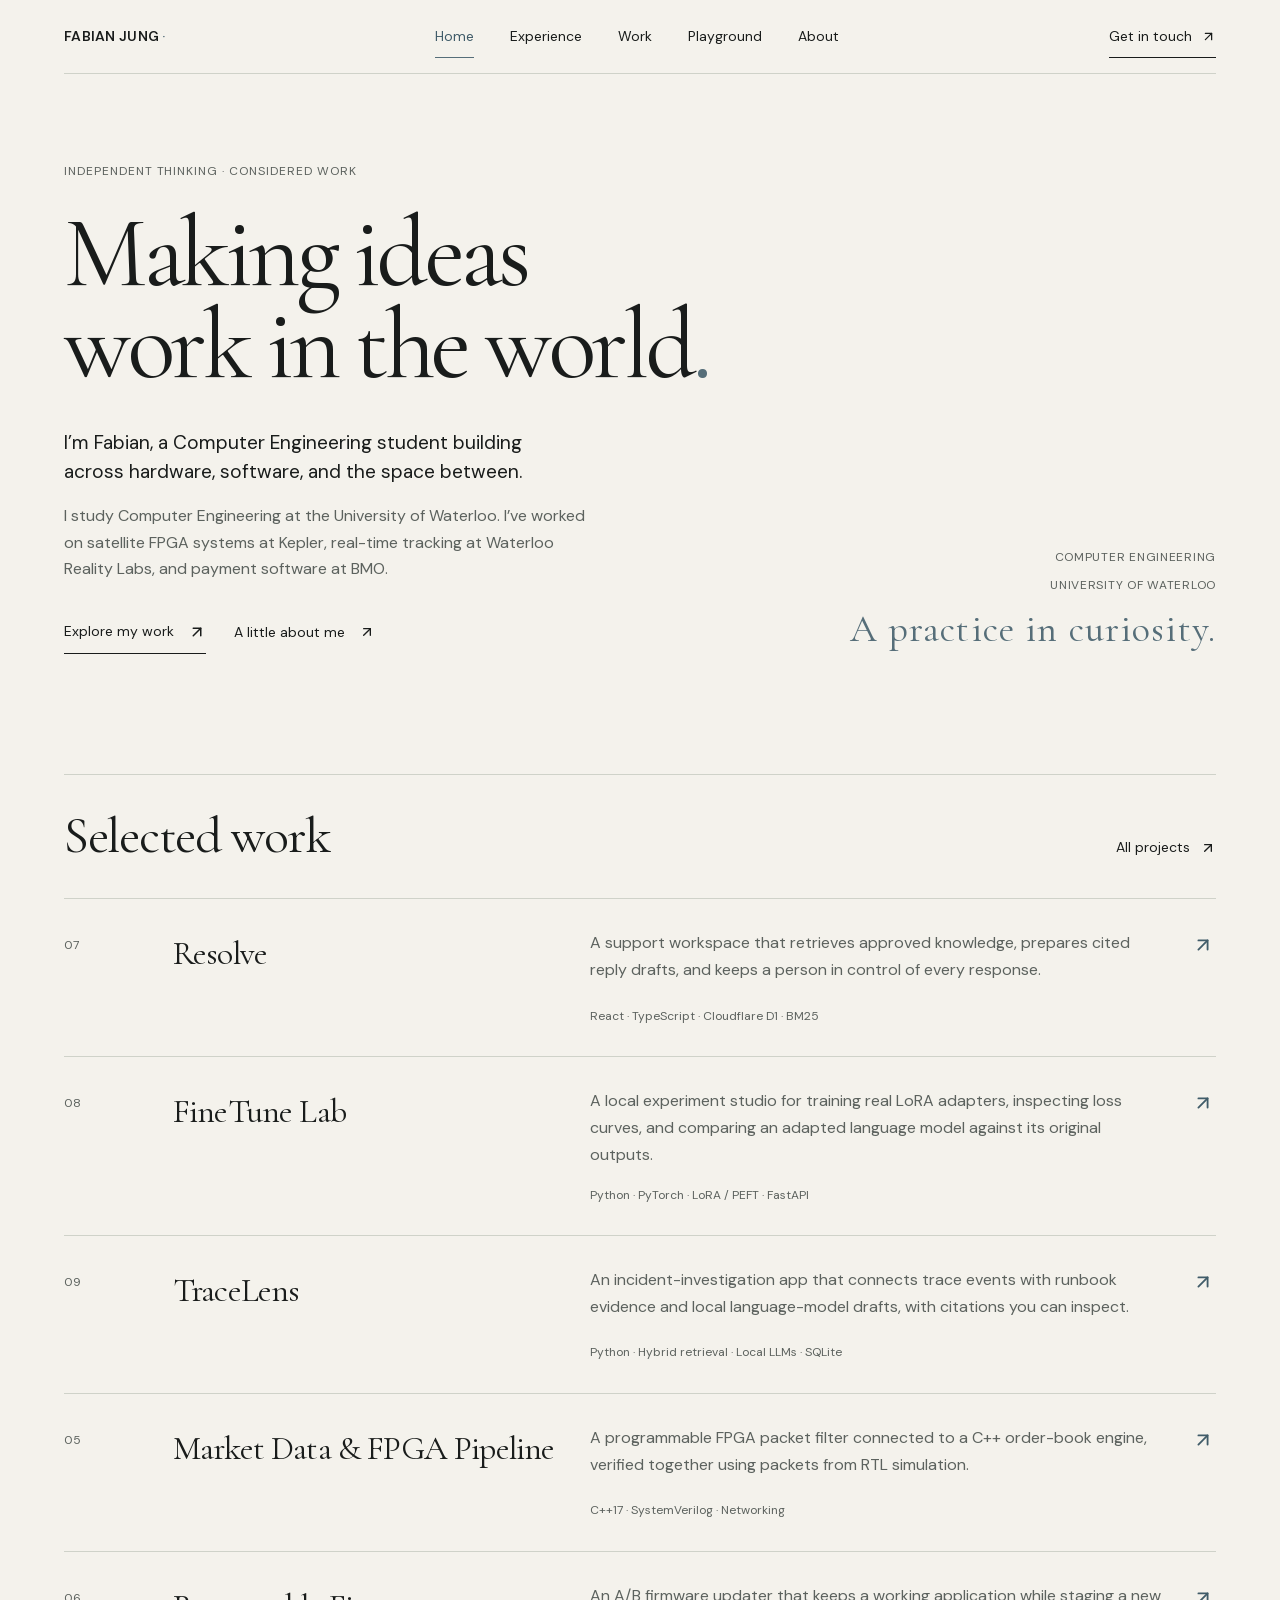
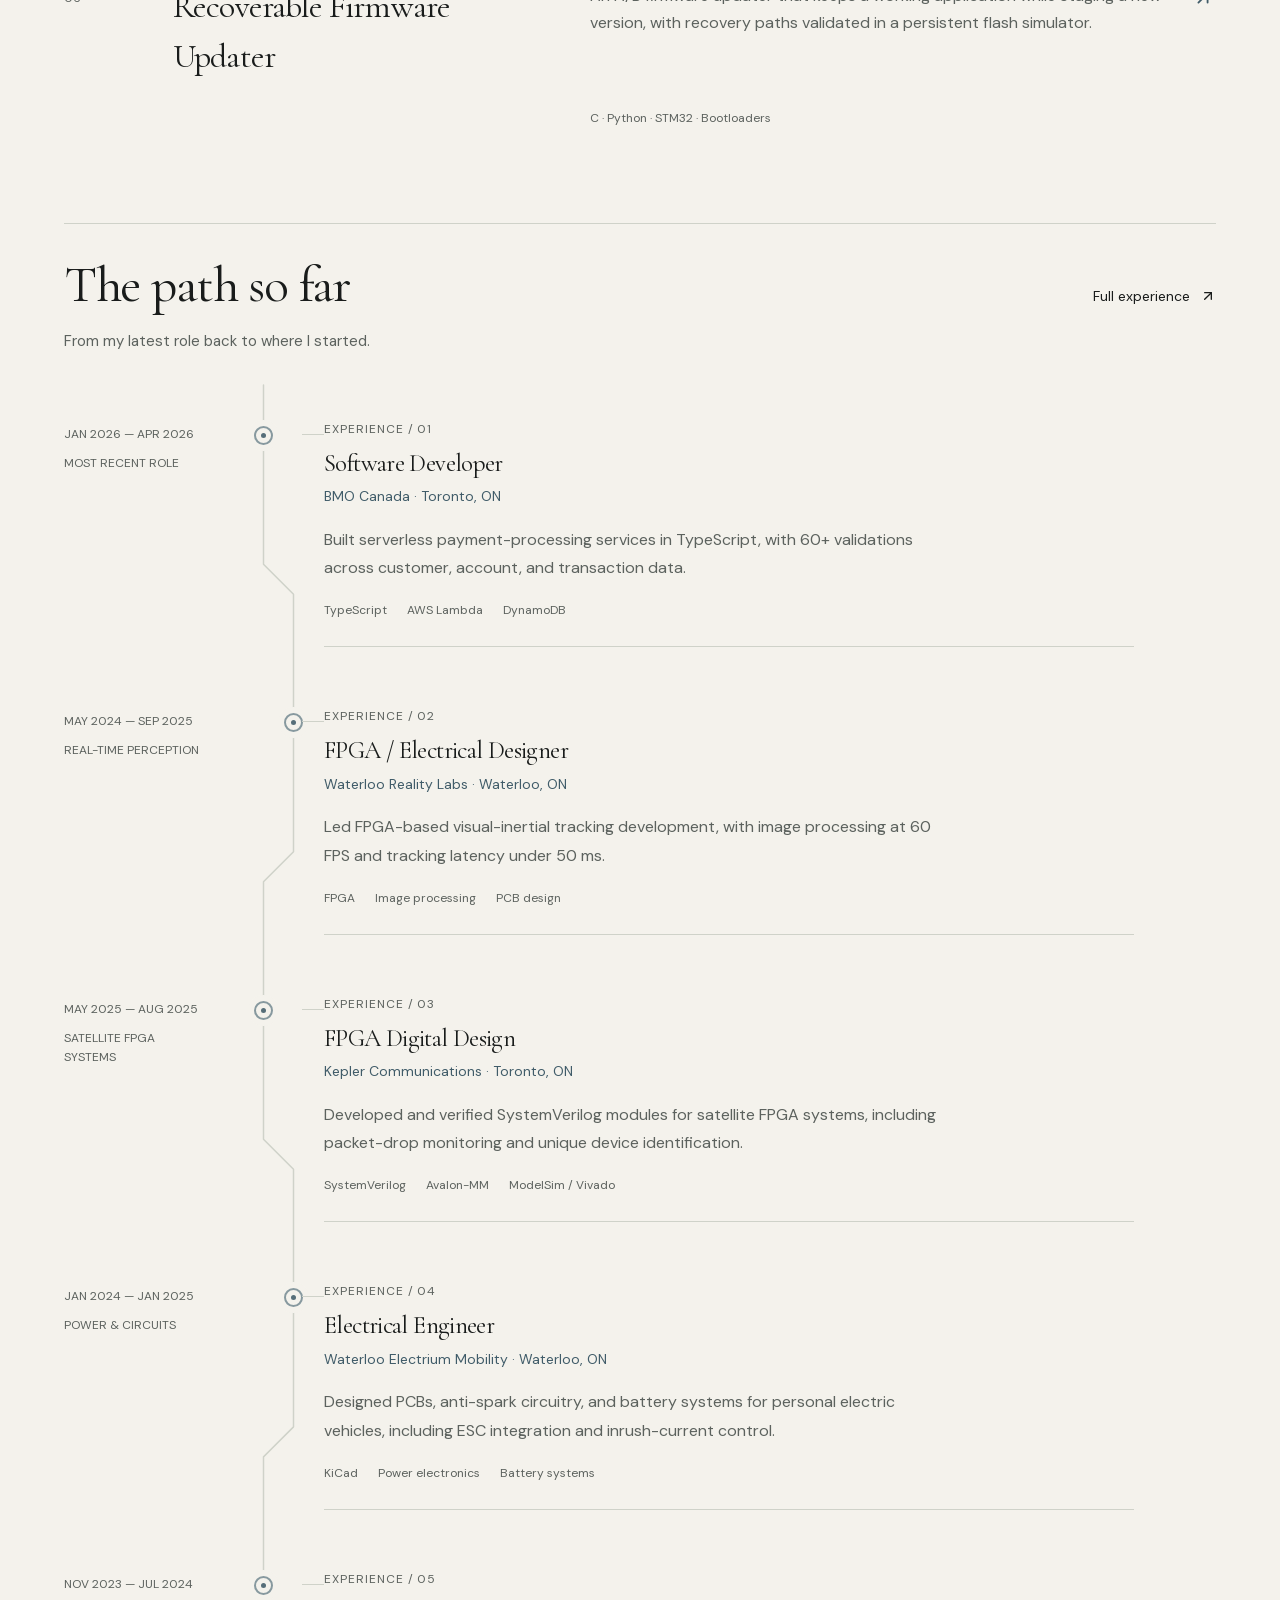
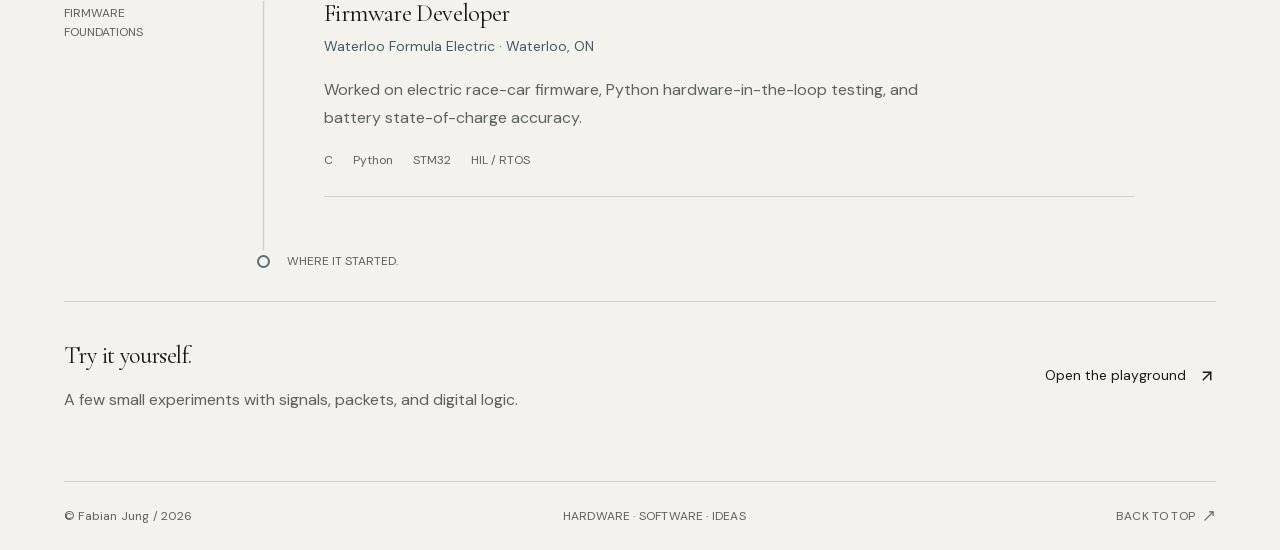
<file: index.html>
<!DOCTYPE html><html lang="en"><head><meta charSet="utf-8"/><meta name="viewport" content="width=device-width, initial-scale=1"/><link rel="stylesheet" href="/_next/static/css/index.EdBHcI_U.css" data-rsc-css-href="/_next/static/css/index.EdBHcI_U.css" data-precedence="vite-rsc/importer-resources"/><link rel="modulepreload" fetchPriority="low" href="/_next/static/chunks/index-DNwYs9wJ.js"/><script src="/_next/static/chunks/rolldown-runtime-C60lm6uB.js" type="module" async=""></script><script src="/_next/static/chunks/framework-D_rUT4EX.js" type="module" async=""></script><link rel="modulepreload" href="/_next/static/chunks/layout-segment-context-B1sGmY3J.js" crossorigin=""/><link rel="modulepreload" href="/_next/static/chunks/PortfolioSite-Dm1GxOpV.js" crossorigin=""/><title>Fabian Jung — Hardware &amp; Software</title><meta name="description" content="Fabian Jung’s portfolio: FPGA design, embedded systems, software, and interactive experiments. Computer Engineering at the University of Waterloo."/><script>Object.assign(((self[Symbol.for("vinext.navigationRuntime")]??={bootstrap:{routeManifest:null},functions:{}}).bootstrap.rsc??={rsc:[]}),{params:{},nav:{"pathname":"/","searchParams":[]}})</script><link rel="modulepreload" href="/_next/static/chunks/index-DNwYs9wJ.js" />
<link rel="preload" href="/_next/static/_vinext_fonts/dm-sans-90624ee039aa/dm-sans-151a53ae.woff2" as="font" type="font/woff2" crossorigin />
<link rel="preload" href="/_next/static/_vinext_fonts/cormorant-garamond-778ebce5b9a0/cormorant-garamond-d2127155.woff2" as="font" type="font/woff2" crossorigin />
<link rel="preload" href="/_next/static/_vinext_fonts/geist-mono-00e989178794/geist-mono-013b2f2f.woff2" as="font" type="font/woff2" crossorigin />
<style data-vinext-fonts>/* latin-ext */
@font-face {
  font-family: 'DM Sans';
  font-style: normal;
  font-weight: 100 1000;
  font-display: swap;
  src: url(/_next/static/_vinext_fonts/dm-sans-90624ee039aa/dm-sans-f6298972.woff2) format('woff2');
  unicode-range: U+0100-02BA, U+02BD-02C5, U+02C7-02CC, U+02CE-02D7, U+02DD-02FF, U+0304, U+0308, U+0329, U+1D00-1DBF, U+1E00-1E9F, U+1EF2-1EFF, U+2020, U+20A0-20AB, U+20AD-20C4, U+2113, U+2C60-2C7F, U+A720-A7FF;
}
/* latin */
@font-face {
  font-family: 'DM Sans';
  font-style: normal;
  font-weight: 100 1000;
  font-display: swap;
  src: url(/_next/static/_vinext_fonts/dm-sans-90624ee039aa/dm-sans-151a53ae.woff2) format('woff2');
  unicode-range: U+0000-00FF, U+0131, U+0152-0153, U+02BB-02BC, U+02C6, U+02DA, U+02DC, U+0304, U+0308, U+0329, U+2000-206F, U+20AC, U+2122, U+2191, U+2193, U+2212, U+2215, U+FEFF, U+FFFD;
}

@font-face {
  font-family: 'DM Sans Fallback';
  src: local("Arial");
  ascent-override: 94.90%;
  descent-override: 29.66%;
  line-gap-override: 0.00%;
  size-adjust: 104.53%;
}

.__font_dm_sans_0gbkl5i { font-family: 'DM Sans', 'DM Sans Fallback'; font-style: normal; }

.__variable_dm_sans_0gbkl5i { --font-editorial-sans: 'DM Sans', 'DM Sans Fallback'; }

/* cyrillic-ext */
@font-face {
  font-family: 'Cormorant Garamond';
  font-style: normal;
  font-weight: 400;
  font-display: swap;
  src: url(/_next/static/_vinext_fonts/cormorant-garamond-778ebce5b9a0/cormorant-garamond-67699fc8.woff2) format('woff2');
  unicode-range: U+0460-052F, U+1C80-1C8A, U+20B4, U+2DE0-2DFF, U+A640-A69F, U+FE2E-FE2F;
}
/* cyrillic */
@font-face {
  font-family: 'Cormorant Garamond';
  font-style: normal;
  font-weight: 400;
  font-display: swap;
  src: url(/_next/static/_vinext_fonts/cormorant-garamond-778ebce5b9a0/cormorant-garamond-b76fc6b9.woff2) format('woff2');
  unicode-range: U+0301, U+0400-045F, U+0490-0491, U+04B0-04B1, U+2116;
}
/* vietnamese */
@font-face {
  font-family: 'Cormorant Garamond';
  font-style: normal;
  font-weight: 400;
  font-display: swap;
  src: url(/_next/static/_vinext_fonts/cormorant-garamond-778ebce5b9a0/cormorant-garamond-41b5394c.woff2) format('woff2');
  unicode-range: U+0102-0103, U+0110-0111, U+0128-0129, U+0168-0169, U+01A0-01A1, U+01AF-01B0, U+0300-0301, U+0303-0304, U+0308-0309, U+0323, U+0329, U+1EA0-1EF9, U+20AB;
}
/* latin-ext */
@font-face {
  font-family: 'Cormorant Garamond';
  font-style: normal;
  font-weight: 400;
  font-display: swap;
  src: url(/_next/static/_vinext_fonts/cormorant-garamond-778ebce5b9a0/cormorant-garamond-637adaf1.woff2) format('woff2');
  unicode-range: U+0100-02BA, U+02BD-02C5, U+02C7-02CC, U+02CE-02D7, U+02DD-02FF, U+0304, U+0308, U+0329, U+1D00-1DBF, U+1E00-1E9F, U+1EF2-1EFF, U+2020, U+20A0-20AB, U+20AD-20C4, U+2113, U+2C60-2C7F, U+A720-A7FF;
}
/* latin */
@font-face {
  font-family: 'Cormorant Garamond';
  font-style: normal;
  font-weight: 400;
  font-display: swap;
  src: url(/_next/static/_vinext_fonts/cormorant-garamond-778ebce5b9a0/cormorant-garamond-d2127155.woff2) format('woff2');
  unicode-range: U+0000-00FF, U+0131, U+0152-0153, U+02BB-02BC, U+02C6, U+02DA, U+02DC, U+0304, U+0308, U+0329, U+2000-206F, U+20AC, U+2122, U+2191, U+2193, U+2212, U+2215, U+FEFF, U+FFFD;
}

@font-face {
  font-family: 'Cormorant Garamond Fallback';
  src: local("Times New Roman");
  ascent-override: 95.27%;
  descent-override: 29.59%;
  line-gap-override: 0.00%;
  size-adjust: 96.98%;
}

.__font_cormorant_garamond_02kad8g { font-family: 'Cormorant Garamond', 'Cormorant Garamond Fallback'; font-weight: 400; font-style: normal; }

.__variable_cormorant_garamond_02kad8g { --font-editorial-serif: 'Cormorant Garamond', 'Cormorant Garamond Fallback'; }

/* cyrillic-ext */
@font-face {
  font-family: 'Geist Mono';
  font-style: normal;
  font-weight: 100 900;
  font-display: swap;
  src: url(/_next/static/_vinext_fonts/geist-mono-00e989178794/geist-mono-f6b33328.woff2) format('woff2');
  unicode-range: U+0460-052F, U+1C80-1C8A, U+20B4, U+2DE0-2DFF, U+A640-A69F, U+FE2E-FE2F;
}
/* cyrillic */
@font-face {
  font-family: 'Geist Mono';
  font-style: normal;
  font-weight: 100 900;
  font-display: swap;
  src: url(/_next/static/_vinext_fonts/geist-mono-00e989178794/geist-mono-44e03052.woff2) format('woff2');
  unicode-range: U+0301, U+0400-045F, U+0490-0491, U+04B0-04B1, U+2116;
}
/* symbols2 */
@font-face {
  font-family: 'Geist Mono';
  font-style: normal;
  font-weight: 100 900;
  font-display: swap;
  src: url(/_next/static/_vinext_fonts/geist-mono-00e989178794/geist-mono-0638449e.woff2) format('woff2');
  unicode-range: U+2000-2001, U+2004-2008, U+200A, U+23B8-23BD, U+2500-259F;
}
/* vietnamese */
@font-face {
  font-family: 'Geist Mono';
  font-style: normal;
  font-weight: 100 900;
  font-display: swap;
  src: url(/_next/static/_vinext_fonts/geist-mono-00e989178794/geist-mono-971fb274.woff2) format('woff2');
  unicode-range: U+0102-0103, U+0110-0111, U+0128-0129, U+0168-0169, U+01A0-01A1, U+01AF-01B0, U+0300-0301, U+0303-0304, U+0308-0309, U+0323, U+0329, U+1EA0-1EF9, U+20AB;
}
/* latin-ext */
@font-face {
  font-family: 'Geist Mono';
  font-style: normal;
  font-weight: 100 900;
  font-display: swap;
  src: url(/_next/static/_vinext_fonts/geist-mono-00e989178794/geist-mono-44745446.woff2) format('woff2');
  unicode-range: U+0100-02BA, U+02BD-02C5, U+02C7-02CC, U+02CE-02D7, U+02DD-02FF, U+0304, U+0308, U+0329, U+1D00-1DBF, U+1E00-1E9F, U+1EF2-1EFF, U+2020, U+20A0-20AB, U+20AD-20C0, U+2113, U+2C60-2C7F, U+A720-A7FF;
}
/* latin */
@font-face {
  font-family: 'Geist Mono';
  font-style: normal;
  font-weight: 100 900;
  font-display: swap;
  src: url(/_next/static/_vinext_fonts/geist-mono-00e989178794/geist-mono-013b2f2f.woff2) format('woff2');
  unicode-range: U+0000-00FF, U+0131, U+0152-0153, U+02BB-02BC, U+02C6, U+02DA, U+02DC, U+0304, U+0308, U+0329, U+2000-206F, U+20AC, U+2122, U+2191, U+2193, U+2212, U+2215, U+FEFF, U+FFFD;
}

@font-face {
  font-family: 'Geist Mono Fallback';
  src: local("Arial");
  ascent-override: 74.67%;
  descent-override: 21.92%;
  line-gap-override: 0.00%;
  size-adjust: 134.59%;
}

.__font_geist_mono_1001rt9 { font-family: 'Geist Mono', 'Geist Mono Fallback'; font-style: normal; }

.__variable_geist_mono_1001rt9 { --font-geist-mono: 'Geist Mono', 'Geist Mono Fallback'; }
</style>
</head><body class="__variable_dm_sans_0gbkl5i __variable_cormorant_garamond_02kad8g __variable_geist_mono_1001rt9 antialiased"><div class="personal-system portfolio-site"><a class="skip-link" href="#portfolio-content">Skip to content</a><div class="site-tabs"><header class="site-header"><a class="identity" href="/"><span>Fabian Jung<span class="identity-dot"> ·</span></span></a><button class="mobile-menu-toggle" type="button" aria-controls="main-navigation" aria-expanded="false">Menu<!-- --> <span aria-hidden="true">☰</span></button><nav id="main-navigation" class="portfolio-navigation page-navigation" aria-label="Main navigation" data-open="false"><a href="/" aria-current="page">Home</a><a href="/experience/">Experience</a><a href="/projects/">Work</a><a href="/playground/">Playground</a><a href="/about/">About</a><span class="mobile-contact"><button type="button" tabindex="0" data-base-ui-click-trigger="" id="base-ui-_R_v6pi_" aria-haspopup="dialog" aria-expanded="false" data-slot="dialog-trigger" class="contact-trigger">Get in touch <svg xmlns="http://www.w3.org/2000/svg" width="15" height="15" viewBox="0 0 24 24" fill="none" stroke="currentColor" stroke-width="2" stroke-linecap="round" stroke-linejoin="round" class="lucide lucide-arrow-up-right" aria-hidden="true"><path d="M7 7h10v10"></path><path d="M7 17 17 7"></path></svg></button></span></nav><span class="desktop-contact"><button type="button" tabindex="0" data-base-ui-click-trigger="" id="base-ui-_R_7opi_" aria-haspopup="dialog" aria-expanded="false" data-slot="dialog-trigger" class="contact-trigger">Get in touch <svg xmlns="http://www.w3.org/2000/svg" width="15" height="15" viewBox="0 0 24 24" fill="none" stroke="currentColor" stroke-width="2" stroke-linecap="round" stroke-linejoin="round" class="lucide lucide-arrow-up-right" aria-hidden="true"><path d="M7 7h10v10"></path><path d="M7 17 17 7"></path></svg></button></span></header><main id="top"><div id="portfolio-content" tabindex="-1"></div><div class="home-overview"><section class="identity-hero" aria-labelledby="home-title"><div class="hero-story"><span class="eyebrow">INDEPENDENT THINKING · CONSIDERED WORK</span><h1 id="home-title">Making ideas<br/>work in the world<span>.</span></h1><p class="hero-lead">I’m Fabian, a Computer Engineering student building across hardware, software, and the space between.</p><p>I study Computer Engineering at the University of Waterloo. I’ve worked on satellite FPGA systems at Kepler, real-time tracking at Waterloo Reality Labs, and payment software at BMO.</p><div class="hero-actions"><a class="hero-primary" href="/projects/">Explore my work <svg xmlns="http://www.w3.org/2000/svg" width="18" height="18" viewBox="0 0 24 24" fill="none" stroke="currentColor" stroke-width="2" stroke-linecap="round" stroke-linejoin="round" class="lucide lucide-arrow-up-right" aria-hidden="true"><path d="M7 7h10v10"></path><path d="M7 17 17 7"></path></svg></a><a class="hero-secondary" href="/about/">A little about me <svg xmlns="http://www.w3.org/2000/svg" width="16" height="16" viewBox="0 0 24 24" fill="none" stroke="currentColor" stroke-width="2" stroke-linecap="round" stroke-linejoin="round" class="lucide lucide-arrow-up-right" aria-hidden="true"><path d="M7 7h10v10"></path><path d="M7 17 17 7"></path></svg></a></div><div class="hero-aside"><span>COMPUTER ENGINEERING</span><span>UNIVERSITY OF WATERLOO</span><strong>A practice in curiosity.</strong></div></div></section><section class="home-projects" aria-labelledby="home-projects-title"><div class="home-section-heading"><h2 id="home-projects-title">Selected work</h2><a href="/projects/">All projects <svg xmlns="http://www.w3.org/2000/svg" width="16" height="16" viewBox="0 0 24 24" fill="none" stroke="currentColor" stroke-width="2" stroke-linecap="round" stroke-linejoin="round" class="lucide lucide-arrow-up-right" aria-hidden="true"><path d="M7 7h10v10"></path><path d="M7 17 17 7"></path></svg></a></div><div class="work-list"><a class="work-row" href="/projects/#project-07"><span class="work-number">07</span><div><h3>Resolve</h3><p>A support workspace that retrieves approved knowledge, prepares cited reply drafts, and keeps a person in control of every response.</p><span class="work-tools">React · TypeScript · Cloudflare D1 · BM25</span></div><svg xmlns="http://www.w3.org/2000/svg" width="22" height="22" viewBox="0 0 24 24" fill="none" stroke="currentColor" stroke-width="2" stroke-linecap="round" stroke-linejoin="round" class="lucide lucide-arrow-up-right" aria-hidden="true"><path d="M7 7h10v10"></path><path d="M7 17 17 7"></path></svg></a><a class="work-row" href="/projects/#project-08"><span class="work-number">08</span><div><h3>FineTune Lab</h3><p>A local experiment studio for training real LoRA adapters, inspecting loss curves, and comparing an adapted language model against its original outputs.</p><span class="work-tools">Python · PyTorch · LoRA / PEFT · FastAPI</span></div><svg xmlns="http://www.w3.org/2000/svg" width="22" height="22" viewBox="0 0 24 24" fill="none" stroke="currentColor" stroke-width="2" stroke-linecap="round" stroke-linejoin="round" class="lucide lucide-arrow-up-right" aria-hidden="true"><path d="M7 7h10v10"></path><path d="M7 17 17 7"></path></svg></a><a class="work-row" href="/projects/#project-09"><span class="work-number">09</span><div><h3>TraceLens</h3><p>An incident-investigation app that connects trace events with runbook evidence and local language-model drafts, with citations you can inspect.</p><span class="work-tools">Python · Hybrid retrieval · Local LLMs · SQLite</span></div><svg xmlns="http://www.w3.org/2000/svg" width="22" height="22" viewBox="0 0 24 24" fill="none" stroke="currentColor" stroke-width="2" stroke-linecap="round" stroke-linejoin="round" class="lucide lucide-arrow-up-right" aria-hidden="true"><path d="M7 7h10v10"></path><path d="M7 17 17 7"></path></svg></a><a class="work-row" href="/projects/#project-05"><span class="work-number">05</span><div><h3>Market Data &amp; FPGA Pipeline</h3><p>A programmable FPGA packet filter connected to a C++ order-book engine, verified together using packets from RTL simulation.</p><span class="work-tools">C++17 · SystemVerilog · Networking</span></div><svg xmlns="http://www.w3.org/2000/svg" width="22" height="22" viewBox="0 0 24 24" fill="none" stroke="currentColor" stroke-width="2" stroke-linecap="round" stroke-linejoin="round" class="lucide lucide-arrow-up-right" aria-hidden="true"><path d="M7 7h10v10"></path><path d="M7 17 17 7"></path></svg></a><a class="work-row" href="/projects/#project-06"><span class="work-number">06</span><div><h3>Recoverable Firmware Updater</h3><p>An A/B firmware updater that keeps a working application while staging a new version, with recovery paths validated in a persistent flash simulator.</p><span class="work-tools">C · Python · STM32 · Bootloaders</span></div><svg xmlns="http://www.w3.org/2000/svg" width="22" height="22" viewBox="0 0 24 24" fill="none" stroke="currentColor" stroke-width="2" stroke-linecap="round" stroke-linejoin="round" class="lucide lucide-arrow-up-right" aria-hidden="true"><path d="M7 7h10v10"></path><path d="M7 17 17 7"></path></svg></a></div></section><section class="home-journey" id="journey" aria-labelledby="journey-title"><div class="home-section-heading"><div><h2 id="journey-title">The path so far</h2><p>From my latest role back to where I started.</p></div><a href="/experience/">Full experience <svg xmlns="http://www.w3.org/2000/svg" width="16" height="16" viewBox="0 0 24 24" fill="none" stroke="currentColor" stroke-width="2" stroke-linecap="round" stroke-linejoin="round" class="lucide lucide-arrow-up-right" aria-hidden="true"><path d="M7 7h10v10"></path><path d="M7 17 17 7"></path></svg></a></div><div class="circuit-timeline "><svg class="timeline-traces" aria-hidden="true"><path class="trace-ground" d=""></path><path class="trace-live" d="" pathLength="1" stroke-dasharray="1" stroke-dashoffset="1"></path></svg><ol class="timeline-stops"><li class="milestone"><div class="milestone-date"><span>JAN 2026 — APR 2026</span><span class="milestone-phase">MOST RECENT ROLE</span></div><span class="milestone-port" aria-hidden="true"><span></span></span><article class="milestone-content"><span class="eyebrow">EXPERIENCE / <!-- -->01</span><h3>Software Developer</h3><p class="milestone-organization">BMO Canada · Toronto, ON</p><p>Built serverless payment-processing services in TypeScript, with 60+ validations across customer, account, and transaction data.</p><div class="milestone-tags"><span>TypeScript</span><span>AWS Lambda</span><span>DynamoDB</span></div></article></li><li class="milestone"><div class="milestone-date"><span>MAY 2024 — SEP 2025</span><span class="milestone-phase">REAL-TIME PERCEPTION</span></div><span class="milestone-port" aria-hidden="true"><span></span></span><article class="milestone-content"><span class="eyebrow">EXPERIENCE / <!-- -->02</span><h3>FPGA / Electrical Designer</h3><p class="milestone-organization">Waterloo Reality Labs · Waterloo, ON</p><p>Led FPGA-based visual-inertial tracking development, with image processing at 60 FPS and tracking latency under 50 ms.</p><div class="milestone-tags"><span>FPGA</span><span>Image processing</span><span>PCB design</span></div></article></li><li class="milestone"><div class="milestone-date"><span>MAY 2025 — AUG 2025</span><span class="milestone-phase">SATELLITE FPGA SYSTEMS</span></div><span class="milestone-port" aria-hidden="true"><span></span></span><article class="milestone-content"><span class="eyebrow">EXPERIENCE / <!-- -->03</span><h3>FPGA Digital Design</h3><p class="milestone-organization">Kepler Communications · Toronto, ON</p><p>Developed and verified SystemVerilog modules for satellite FPGA systems, including packet-drop monitoring and unique device identification.</p><div class="milestone-tags"><span>SystemVerilog</span><span>Avalon-MM</span><span>ModelSim / Vivado</span></div></article></li><li class="milestone"><div class="milestone-date"><span>JAN 2024 — JAN 2025</span><span class="milestone-phase">POWER &amp; CIRCUITS</span></div><span class="milestone-port" aria-hidden="true"><span></span></span><article class="milestone-content"><span class="eyebrow">EXPERIENCE / <!-- -->04</span><h3>Electrical Engineer</h3><p class="milestone-organization">Waterloo Electrium Mobility · Waterloo, ON</p><p>Designed PCBs, anti-spark circuitry, and battery systems for personal electric vehicles, including ESC integration and inrush-current control.</p><div class="milestone-tags"><span>KiCad</span><span>Power electronics</span><span>Battery systems</span></div></article></li><li class="milestone"><div class="milestone-date"><span>NOV 2023 — JUL 2024</span><span class="milestone-phase">FIRMWARE FOUNDATIONS</span></div><span class="milestone-port" aria-hidden="true"><span></span></span><article class="milestone-content"><span class="eyebrow">EXPERIENCE / <!-- -->05</span><h3>Firmware Developer</h3><p class="milestone-organization">Waterloo Formula Electric · Waterloo, ON</p><p>Worked on electric race-car firmware, Python hardware-in-the-loop testing, and battery state-of-charge accuracy.</p><div class="milestone-tags"><span>C</span><span>Python</span><span>STM32</span><span>HIL / RTOS</span></div></article></li></ol><div class="timeline-end" style="left:0"><span class="timeline-end-dot"></span> WHERE IT STARTED.</div></div></section><div class="home-playground-note"><div><h2>Try it yourself.</h2><p>A few small experiments with signals, packets, and digital logic.</p></div><a href="/playground/">Open the playground <svg xmlns="http://www.w3.org/2000/svg" width="18" height="18" viewBox="0 0 24 24" fill="none" stroke="currentColor" stroke-width="2" stroke-linecap="round" stroke-linejoin="round" class="lucide lucide-arrow-up-right" aria-hidden="true"><path d="M7 7h10v10"></path><path d="M7 17 17 7"></path></svg></a></div></div></main></div><footer><span>© <!-- -->Fabian Jung<!-- --> / 2026</span><span>HARDWARE · SOFTWARE · IDEAS</span><a href="#top">BACK TO TOP <svg xmlns="http://www.w3.org/2000/svg" width="14" height="14" viewBox="0 0 24 24" fill="none" stroke="currentColor" stroke-width="2" stroke-linecap="round" stroke-linejoin="round" class="lucide lucide-move-up-right" aria-hidden="true"><path d="M13 5H19V11"></path><path d="M19 5L5 19"></path></svg></a></footer></div><script type="module" src="/_next/static/chunks/index-DNwYs9wJ.js" id="_R_" async=""></script><script>((self[Symbol.for("vinext.navigationRuntime")]??={bootstrap:{routeManifest:null},functions:{}}).bootstrap.rsc??={rsc:[]}).rsc.push("0:{\"page:/\":\"$L1\",\"layout:/\":\"$L2\",\"route:/\":\"$L3\",\"__route\":\"route:/\",\"__interceptionContext\":null,\"__layoutIds\":[\"layout:/\"],\"__rootLayout\":\"/\",\"__bfcacheSegmentIdentities\":{\"layout:/\":\"[\\\"layout\\\",\\\"layout:/\\\",\\\"root-boundary:/\\\",\\\"\\\"]\",\"page:/\":\"[\\\"page\\\",\\\"page:/\\\",\\\"root-boundary:/\\\",\\\"\\\"]\"},\"__srcPage\":[\"page\"],\"__layoutFlags\":{\"layout:/\":\"s\"},\"__artifactCompatibility\":{\"schemaVersion\":1,\"graphVersion\":\"app-route-graph:1177fd80f83fa7b0\",\"deploymentVersion\":\"7138016a-15d7-4403-b776-de8f4cdc8e9f\",\"appElementsSchemaVersion\":1,\"rscPayloadSchemaVersion\":1,\"rootBoundaryId\":\"/\",\"renderEpoch\":null}}\n")</script><script>((self[Symbol.for("vinext.navigationRuntime")]??={bootstrap:{routeManifest:null},functions:{}}).bootstrap.rsc??={rsc:[]}).rsc.push("4:I[\"8c0f216c4604\",[],\"Children\",1]\n")</script><script>((self[Symbol.for("vinext.navigationRuntime")]??={bootstrap:{routeManifest:null},functions:{}}).bootstrap.rsc??={rsc:[]}).rsc.push("5:I[\"593f344dc510\",[],\"GlobalErrorBoundary\",1]\n")</script><script>((self[Symbol.for("vinext.navigationRuntime")]??={bootstrap:{routeManifest:null},functions:{}}).bootstrap.rsc??={rsc:[]}).rsc.push("6:I[\"0b874ad30386\",[],\"default\",1]\n")</script><script>((self[Symbol.for("vinext.navigationRuntime")]??={bootstrap:{routeManifest:null},functions:{}}).bootstrap.rsc??={rsc:[]}).rsc.push("7:I[\"593f344dc510\",[],\"ErrorBoundary\",1]\n")</script><script>((self[Symbol.for("vinext.navigationRuntime")]??={bootstrap:{routeManifest:null},functions:{}}).bootstrap.rsc??={rsc:[]}).rsc.push("8:I[\"15c18cfaeeff\",[],\"LayoutSegmentProvider\",1]\n")</script><script>((self[Symbol.for("vinext.navigationRuntime")]??={bootstrap:{routeManifest:null},functions:{}}).bootstrap.rsc??={rsc:[]}).rsc.push("9:I[\"8c0f216c4604\",[],\"Slot\",1]\n")</script><script>((self[Symbol.for("vinext.navigationRuntime")]??={bootstrap:{routeManifest:null},functions:{}}).bootstrap.rsc??={rsc:[]}).rsc.push("a:I[\"593f344dc510\",[],\"NotFoundBoundary\",1]\n")</script><script>((self[Symbol.for("vinext.navigationRuntime")]??={bootstrap:{routeManifest:null},functions:{}}).bootstrap.rsc??={rsc:[]}).rsc.push("b:I[\"9276801271d6\",[],\"AppRouterScrollTarget\",1]\n")</script><script>((self[Symbol.for("vinext.navigationRuntime")]??={bootstrap:{routeManifest:null},functions:{}}).bootstrap.rsc??={rsc:[]}).rsc.push("c:I[\"593f344dc510\",[],\"RedirectBoundary\",1]\n")</script><script>((self[Symbol.for("vinext.navigationRuntime")]??={bootstrap:{routeManifest:null},functions:{}}).bootstrap.rsc??={rsc:[]}).rsc.push(":HL[\"/_next/static/css/index.EdBHcI_U.css\",\"style\"     ]\n")</script><script>((self[Symbol.for("vinext.navigationRuntime")]??={bootstrap:{routeManifest:null},functions:{}}).bootstrap.rsc??={rsc:[]}).rsc.push("2:[[[\"$\",\"link\",\"css:/_next/static/css/index.EdBHcI_U.css\",{\"rel\":\"stylesheet\",\"precedence\":\"vite-rsc/importer-resources\",\"href\":\"/_next/static/css/index.EdBHcI_U.css\",\"data-rsc-css-href\":\"/_next/static/css/index.EdBHcI_U.css\"}],\"$undefined\"],[\"$\",\"html\",null,{\"lang\":\"en\",\"children\":[\"$\",\"body\",null,{\"className\":\"__variable_dm_sans_0gbkl5i __variable_cormorant_garamond_02kad8g __variable_geist_mono_1001rt9 antialiased\",\"children\":[\"$\",\"$L4\",null,{}]}]}]]\n")</script><script>((self[Symbol.for("vinext.navigationRuntime")]??={bootstrap:{routeManifest:null},functions:{}}).bootstrap.rsc??={rsc:[]}).rsc.push("3:[[[\"$\",\"meta\",null,{\"charSet\":\"utf-8\"}],[[\"$\",\"title\",\"0\",{\"children\":\"Fabian Jung — Hardware \u0026 Software\"}],[\"$\",\"meta\",\"1\",{\"name\":\"description\",\"content\":\"Fabian Jung’s portfolio: FPGA design, embedded systems, software, and interactive experiments. Computer Engineering at the University of Waterloo.\"}]],[[\"$\",\"meta\",\"0\",{\"name\":\"viewport\",\"content\":\"width=device-width, initial-scale=1\"}]]],[\"$\",\"$L5\",null,{\"fallback\":\"$6\",\"children\":[\"$\",\"$L7\",null,{\"fallback\":\"$6\",\"children\":[\"$\",\"$L8\",null,{\"providerId\":\"layout:/\",\"segmentMap\":{\"children\":[]},\"children\":[\"$\",\"$L9\",null,{\"id\":\"layout:/\",\"parallelSlots\":\"$undefined\",\"children\":[\"$\",\"$La\",null,{\"resetKey\":\"\",\"fallback\":[[\"$\",\"title\",null,{\"children\":\"404: This page could not be found.\"}],[\"$\",\"div\",null,{\"style\":{\"fontFamily\":\"system-ui,\\\"Segoe UI\\\",Roboto,Helvetica,Arial,sans-serif,\\\"Apple Color Emoji\\\",\\\"Segoe UI Emoji\\\"\",\"height\":\"100vh\",\"textAlign\":\"center\",\"display\":\"flex\",\"flexDirection\":\"column\",\"alignItems\":\"center\",\"justifyContent\":\"center\"},\"children\":[\"$\",\"div\",null,{\"children\":[[\"$\",\"style\",null,{\"dangerouslySetInnerHTML\":{\"__html\":\"body{color:#000;background:#fff;margin:0}.next-error-h1{border-right:1px solid rgba(0,0,0,.3)}@media (prefers-color-scheme:dark){body{color:#fff;background:#000}.next-error-h1{border-right:1px solid rgba(255,255,255,.3)}}\"}}],[\"$\",\"h1\",null,{\"className\":\"next-error-h1\",\"style\":{\"display\":\"inline-block\",\"margin\":\"0 20px 0 0\",\"padding\":\"0 23px 0 0\",\"fontSize\":24,\"fontWeight\":500,\"verticalAlign\":\"top\",\"lineHeight\":\"49px\"},\"children\":404}],[\"$\",\"div\",null,{\"style\":{\"display\":\"inline-block\"},\"children\":[\"$\",\"h2\",null,{\"style\":{\"fontSize\":14,\"fontWeight\":400,\"lineHeight\":\"49px\",\"margin\":0},\"children\":\"This page could not be found.\"}]}]]}]}]],\"children\":[\"$\",\"$Lb\",null,{\"children\":[\"$\",\"$Lc\",null,{\"children\":[[\"$\",\"$L8\",null,{\"providerId\":\"page:/\",\"segmentMap\":{\"children\":[\"__PAGE__\"]},\"children\":[\"$\",\"$L9\",null,{\"id\":\"page:/\"}]}],null]}]}]}]}]}]}]}],null,null]\n")</script><script>((self[Symbol.for("vinext.navigationRuntime")]??={bootstrap:{routeManifest:null},functions:{}}).bootstrap.rsc??={rsc:[]}).rsc.push("d:I[\"ef8b083fa739\",[],\"default\",1]\n")</script><script>((self[Symbol.for("vinext.navigationRuntime")]??={bootstrap:{routeManifest:null},functions:{}}).bootstrap.rsc??={rsc:[]}).rsc.push("1:[\"$\",\"$Ld\",null,{\"section\":\"home\"}]\n")</script><script>Object.assign(((self[Symbol.for("vinext.navigationRuntime")]??={bootstrap:{routeManifest:null},functions:{}}).bootstrap.rsc??={rsc:[]}),{"initialCacheKind":"static"});((self[Symbol.for("vinext.navigationRuntime")]??={bootstrap:{routeManifest:null},functions:{}}).bootstrap.rsc??={rsc:[]}).done=true</script></body></html>
</file>
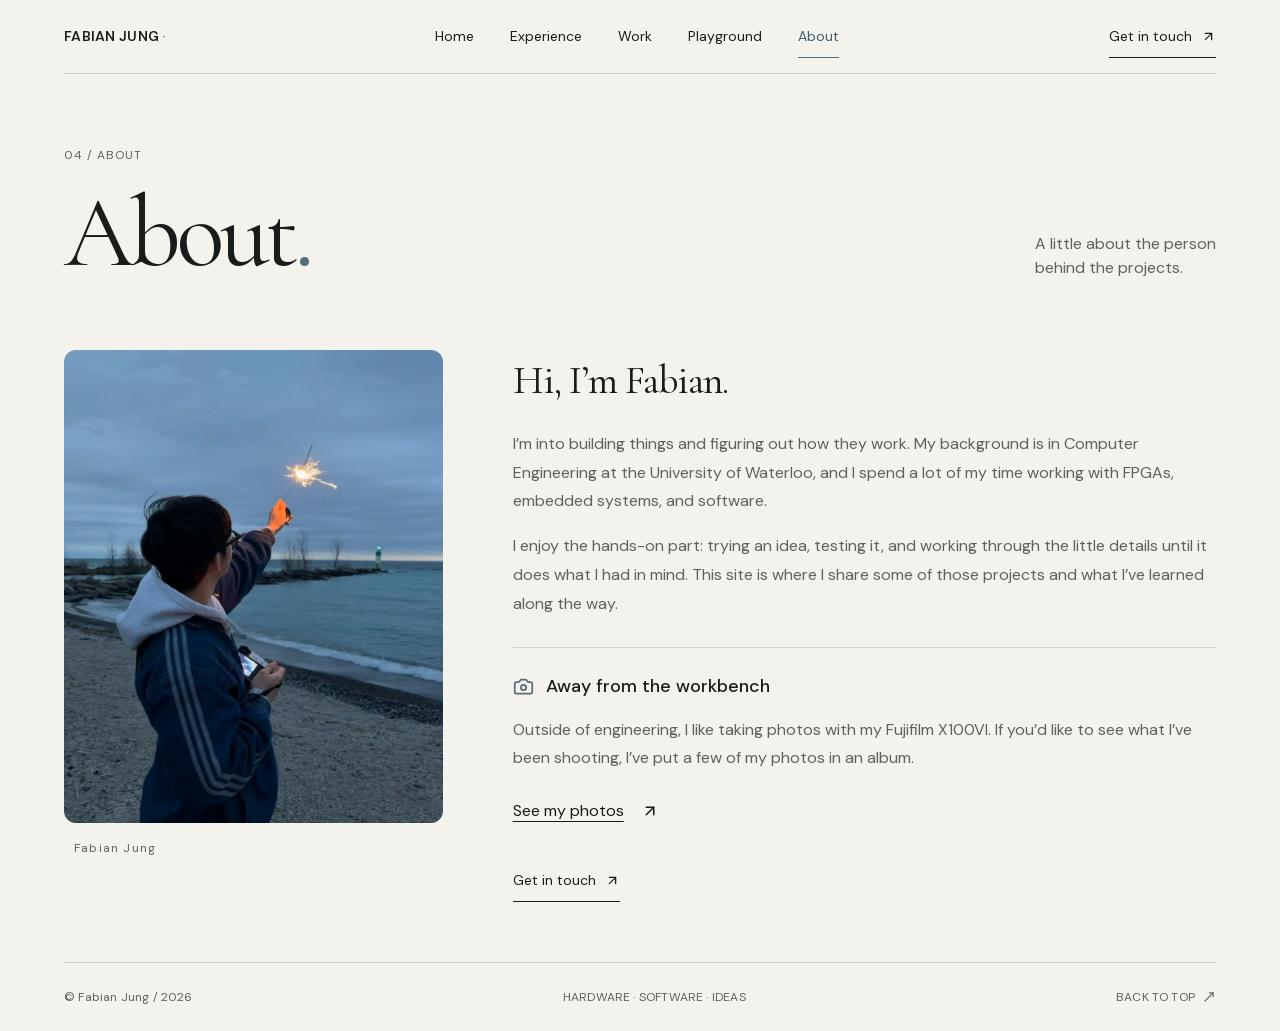
<file: about/index.html>
<!DOCTYPE html><html lang="en"><head><meta charSet="utf-8"/><meta name="viewport" content="width=device-width, initial-scale=1"/><link rel="stylesheet" href="/_next/static/css/index.EdBHcI_U.css" data-rsc-css-href="/_next/static/css/index.EdBHcI_U.css" data-precedence="vite-rsc/importer-resources"/><link rel="modulepreload" fetchPriority="low" href="/_next/static/chunks/index-DNwYs9wJ.js"/><script src="/_next/static/chunks/rolldown-runtime-C60lm6uB.js" type="module" async=""></script><script src="/_next/static/chunks/framework-D_rUT4EX.js" type="module" async=""></script><link rel="modulepreload" href="/_next/static/chunks/layout-segment-context-B1sGmY3J.js" crossorigin=""/><link rel="modulepreload" href="/_next/static/chunks/PortfolioSite-Dm1GxOpV.js" crossorigin=""/><title>About — Fabian Jung</title><meta name="description" content="Fabian Jung’s portfolio: FPGA design, embedded systems, software, and interactive experiments. Computer Engineering at the University of Waterloo."/><script>Object.assign(((self[Symbol.for("vinext.navigationRuntime")]??={bootstrap:{routeManifest:null},functions:{}}).bootstrap.rsc??={rsc:[]}),{params:{},nav:{"pathname":"/about","searchParams":[]}})</script><link rel="modulepreload" href="/_next/static/chunks/index-DNwYs9wJ.js" />
<link rel="preload" href="/_next/static/_vinext_fonts/dm-sans-90624ee039aa/dm-sans-151a53ae.woff2" as="font" type="font/woff2" crossorigin />
<link rel="preload" href="/_next/static/_vinext_fonts/cormorant-garamond-778ebce5b9a0/cormorant-garamond-d2127155.woff2" as="font" type="font/woff2" crossorigin />
<link rel="preload" href="/_next/static/_vinext_fonts/geist-mono-00e989178794/geist-mono-013b2f2f.woff2" as="font" type="font/woff2" crossorigin />
<style data-vinext-fonts>/* latin-ext */
@font-face {
  font-family: 'DM Sans';
  font-style: normal;
  font-weight: 100 1000;
  font-display: swap;
  src: url(/_next/static/_vinext_fonts/dm-sans-90624ee039aa/dm-sans-f6298972.woff2) format('woff2');
  unicode-range: U+0100-02BA, U+02BD-02C5, U+02C7-02CC, U+02CE-02D7, U+02DD-02FF, U+0304, U+0308, U+0329, U+1D00-1DBF, U+1E00-1E9F, U+1EF2-1EFF, U+2020, U+20A0-20AB, U+20AD-20C4, U+2113, U+2C60-2C7F, U+A720-A7FF;
}
/* latin */
@font-face {
  font-family: 'DM Sans';
  font-style: normal;
  font-weight: 100 1000;
  font-display: swap;
  src: url(/_next/static/_vinext_fonts/dm-sans-90624ee039aa/dm-sans-151a53ae.woff2) format('woff2');
  unicode-range: U+0000-00FF, U+0131, U+0152-0153, U+02BB-02BC, U+02C6, U+02DA, U+02DC, U+0304, U+0308, U+0329, U+2000-206F, U+20AC, U+2122, U+2191, U+2193, U+2212, U+2215, U+FEFF, U+FFFD;
}

@font-face {
  font-family: 'DM Sans Fallback';
  src: local("Arial");
  ascent-override: 94.90%;
  descent-override: 29.66%;
  line-gap-override: 0.00%;
  size-adjust: 104.53%;
}

.__font_dm_sans_0gbkl5i { font-family: 'DM Sans', 'DM Sans Fallback'; font-style: normal; }

.__variable_dm_sans_0gbkl5i { --font-editorial-sans: 'DM Sans', 'DM Sans Fallback'; }

/* cyrillic-ext */
@font-face {
  font-family: 'Cormorant Garamond';
  font-style: normal;
  font-weight: 400;
  font-display: swap;
  src: url(/_next/static/_vinext_fonts/cormorant-garamond-778ebce5b9a0/cormorant-garamond-67699fc8.woff2) format('woff2');
  unicode-range: U+0460-052F, U+1C80-1C8A, U+20B4, U+2DE0-2DFF, U+A640-A69F, U+FE2E-FE2F;
}
/* cyrillic */
@font-face {
  font-family: 'Cormorant Garamond';
  font-style: normal;
  font-weight: 400;
  font-display: swap;
  src: url(/_next/static/_vinext_fonts/cormorant-garamond-778ebce5b9a0/cormorant-garamond-b76fc6b9.woff2) format('woff2');
  unicode-range: U+0301, U+0400-045F, U+0490-0491, U+04B0-04B1, U+2116;
}
/* vietnamese */
@font-face {
  font-family: 'Cormorant Garamond';
  font-style: normal;
  font-weight: 400;
  font-display: swap;
  src: url(/_next/static/_vinext_fonts/cormorant-garamond-778ebce5b9a0/cormorant-garamond-41b5394c.woff2) format('woff2');
  unicode-range: U+0102-0103, U+0110-0111, U+0128-0129, U+0168-0169, U+01A0-01A1, U+01AF-01B0, U+0300-0301, U+0303-0304, U+0308-0309, U+0323, U+0329, U+1EA0-1EF9, U+20AB;
}
/* latin-ext */
@font-face {
  font-family: 'Cormorant Garamond';
  font-style: normal;
  font-weight: 400;
  font-display: swap;
  src: url(/_next/static/_vinext_fonts/cormorant-garamond-778ebce5b9a0/cormorant-garamond-637adaf1.woff2) format('woff2');
  unicode-range: U+0100-02BA, U+02BD-02C5, U+02C7-02CC, U+02CE-02D7, U+02DD-02FF, U+0304, U+0308, U+0329, U+1D00-1DBF, U+1E00-1E9F, U+1EF2-1EFF, U+2020, U+20A0-20AB, U+20AD-20C4, U+2113, U+2C60-2C7F, U+A720-A7FF;
}
/* latin */
@font-face {
  font-family: 'Cormorant Garamond';
  font-style: normal;
  font-weight: 400;
  font-display: swap;
  src: url(/_next/static/_vinext_fonts/cormorant-garamond-778ebce5b9a0/cormorant-garamond-d2127155.woff2) format('woff2');
  unicode-range: U+0000-00FF, U+0131, U+0152-0153, U+02BB-02BC, U+02C6, U+02DA, U+02DC, U+0304, U+0308, U+0329, U+2000-206F, U+20AC, U+2122, U+2191, U+2193, U+2212, U+2215, U+FEFF, U+FFFD;
}

@font-face {
  font-family: 'Cormorant Garamond Fallback';
  src: local("Times New Roman");
  ascent-override: 95.27%;
  descent-override: 29.59%;
  line-gap-override: 0.00%;
  size-adjust: 96.98%;
}

.__font_cormorant_garamond_02kad8g { font-family: 'Cormorant Garamond', 'Cormorant Garamond Fallback'; font-weight: 400; font-style: normal; }

.__variable_cormorant_garamond_02kad8g { --font-editorial-serif: 'Cormorant Garamond', 'Cormorant Garamond Fallback'; }

/* cyrillic-ext */
@font-face {
  font-family: 'Geist Mono';
  font-style: normal;
  font-weight: 100 900;
  font-display: swap;
  src: url(/_next/static/_vinext_fonts/geist-mono-00e989178794/geist-mono-f6b33328.woff2) format('woff2');
  unicode-range: U+0460-052F, U+1C80-1C8A, U+20B4, U+2DE0-2DFF, U+A640-A69F, U+FE2E-FE2F;
}
/* cyrillic */
@font-face {
  font-family: 'Geist Mono';
  font-style: normal;
  font-weight: 100 900;
  font-display: swap;
  src: url(/_next/static/_vinext_fonts/geist-mono-00e989178794/geist-mono-44e03052.woff2) format('woff2');
  unicode-range: U+0301, U+0400-045F, U+0490-0491, U+04B0-04B1, U+2116;
}
/* symbols2 */
@font-face {
  font-family: 'Geist Mono';
  font-style: normal;
  font-weight: 100 900;
  font-display: swap;
  src: url(/_next/static/_vinext_fonts/geist-mono-00e989178794/geist-mono-0638449e.woff2) format('woff2');
  unicode-range: U+2000-2001, U+2004-2008, U+200A, U+23B8-23BD, U+2500-259F;
}
/* vietnamese */
@font-face {
  font-family: 'Geist Mono';
  font-style: normal;
  font-weight: 100 900;
  font-display: swap;
  src: url(/_next/static/_vinext_fonts/geist-mono-00e989178794/geist-mono-971fb274.woff2) format('woff2');
  unicode-range: U+0102-0103, U+0110-0111, U+0128-0129, U+0168-0169, U+01A0-01A1, U+01AF-01B0, U+0300-0301, U+0303-0304, U+0308-0309, U+0323, U+0329, U+1EA0-1EF9, U+20AB;
}
/* latin-ext */
@font-face {
  font-family: 'Geist Mono';
  font-style: normal;
  font-weight: 100 900;
  font-display: swap;
  src: url(/_next/static/_vinext_fonts/geist-mono-00e989178794/geist-mono-44745446.woff2) format('woff2');
  unicode-range: U+0100-02BA, U+02BD-02C5, U+02C7-02CC, U+02CE-02D7, U+02DD-02FF, U+0304, U+0308, U+0329, U+1D00-1DBF, U+1E00-1E9F, U+1EF2-1EFF, U+2020, U+20A0-20AB, U+20AD-20C0, U+2113, U+2C60-2C7F, U+A720-A7FF;
}
/* latin */
@font-face {
  font-family: 'Geist Mono';
  font-style: normal;
  font-weight: 100 900;
  font-display: swap;
  src: url(/_next/static/_vinext_fonts/geist-mono-00e989178794/geist-mono-013b2f2f.woff2) format('woff2');
  unicode-range: U+0000-00FF, U+0131, U+0152-0153, U+02BB-02BC, U+02C6, U+02DA, U+02DC, U+0304, U+0308, U+0329, U+2000-206F, U+20AC, U+2122, U+2191, U+2193, U+2212, U+2215, U+FEFF, U+FFFD;
}

@font-face {
  font-family: 'Geist Mono Fallback';
  src: local("Arial");
  ascent-override: 74.67%;
  descent-override: 21.92%;
  line-gap-override: 0.00%;
  size-adjust: 134.59%;
}

.__font_geist_mono_1001rt9 { font-family: 'Geist Mono', 'Geist Mono Fallback'; font-style: normal; }

.__variable_geist_mono_1001rt9 { --font-geist-mono: 'Geist Mono', 'Geist Mono Fallback'; }
</style>
</head><body class="__variable_dm_sans_0gbkl5i __variable_cormorant_garamond_02kad8g __variable_geist_mono_1001rt9 antialiased"><div class="personal-system portfolio-site"><a class="skip-link" href="#portfolio-content">Skip to content</a><div class="site-tabs"><header class="site-header"><a class="identity" href="/"><span>Fabian Jung<span class="identity-dot"> ·</span></span></a><button class="mobile-menu-toggle" type="button" aria-controls="main-navigation" aria-expanded="false">Menu<!-- --> <span aria-hidden="true">☰</span></button><nav id="main-navigation" class="portfolio-navigation page-navigation" aria-label="Main navigation" data-open="false"><a href="/">Home</a><a href="/experience/">Experience</a><a href="/projects/">Work</a><a href="/playground/">Playground</a><a href="/about/" aria-current="page">About</a><span class="mobile-contact"><button type="button" tabindex="0" data-base-ui-click-trigger="" id="base-ui-_R_v6pi_" aria-haspopup="dialog" aria-expanded="false" data-slot="dialog-trigger" class="contact-trigger">Get in touch <svg xmlns="http://www.w3.org/2000/svg" width="15" height="15" viewBox="0 0 24 24" fill="none" stroke="currentColor" stroke-width="2" stroke-linecap="round" stroke-linejoin="round" class="lucide lucide-arrow-up-right" aria-hidden="true"><path d="M7 7h10v10"></path><path d="M7 17 17 7"></path></svg></button></span></nav><span class="desktop-contact"><button type="button" tabindex="0" data-base-ui-click-trigger="" id="base-ui-_R_7opi_" aria-haspopup="dialog" aria-expanded="false" data-slot="dialog-trigger" class="contact-trigger">Get in touch <svg xmlns="http://www.w3.org/2000/svg" width="15" height="15" viewBox="0 0 24 24" fill="none" stroke="currentColor" stroke-width="2" stroke-linecap="round" stroke-linejoin="round" class="lucide lucide-arrow-up-right" aria-hidden="true"><path d="M7 7h10v10"></path><path d="M7 17 17 7"></path></svg></button></span></header><main id="top"><div id="portfolio-content" tabindex="-1"></div><section class="portfolio-view"><div class="portfolio-intro"><div><span class="eyebrow">04 / ABOUT</span><h1>About<span>.</span></h1></div><p>A little about the person<br/>behind the projects.</p></div><section class="about-section"><figure class="about-portrait"><img src="/images/fabian-jung-profile.jpeg" alt="Fabian holding a sparkler by the water at dusk." width="1179" height="2042" loading="lazy" decoding="async" data-nimg="1"/><figcaption>Fabian Jung</figcaption></figure><div><h2>Hi, I’m Fabian.</h2><p>I’m into building things and figuring out how they work. My background is in Computer Engineering at the University of Waterloo, and I spend a lot of my time working with FPGAs, embedded systems, and software.</p><p>I enjoy the hands-on part: trying an idea, testing it, and working through the little details until it does what I had in mind. This site is where I share some of those projects and what I’ve learned along the way.</p><section class="photography-note" aria-labelledby="photography-title"><h3 id="photography-title"><svg xmlns="http://www.w3.org/2000/svg" width="21" height="21" viewBox="0 0 24 24" fill="none" stroke="currentColor" stroke-width="2" stroke-linecap="round" stroke-linejoin="round" class="lucide lucide-camera" aria-hidden="true"><path d="M13.997 4a2 2 0 0 1 1.76 1.05l.486.9A2 2 0 0 0 18.003 7H20a2 2 0 0 1 2 2v9a2 2 0 0 1-2 2H4a2 2 0 0 1-2-2V9a2 2 0 0 1 2-2h1.997a2 2 0 0 0 1.759-1.048l.489-.904A2 2 0 0 1 10.004 4z"></path><circle cx="12" cy="13" r="3"></circle></svg> Away from the workbench</h3><p>Outside of engineering, I like taking photos with my Fujifilm X100VI. If you’d like to see what I’ve been shooting, I’ve put a few of my photos in an album.</p><a href="https://photos.app.goo.gl/pTpAtcW9dGr8h4Qq7" target="_blank" rel="noopener noreferrer">See my photos<!-- --> <svg xmlns="http://www.w3.org/2000/svg" width="18" height="18" viewBox="0 0 24 24" fill="none" stroke="currentColor" stroke-width="2" stroke-linecap="round" stroke-linejoin="round" class="lucide lucide-arrow-up-right" aria-hidden="true"><path d="M7 7h10v10"></path><path d="M7 17 17 7"></path></svg></a></section><button type="button" tabindex="0" data-base-ui-click-trigger="" id="base-ui-_R_vdd9i_" aria-haspopup="dialog" aria-expanded="false" data-slot="dialog-trigger" class="contact-trigger">Get in touch <svg xmlns="http://www.w3.org/2000/svg" width="15" height="15" viewBox="0 0 24 24" fill="none" stroke="currentColor" stroke-width="2" stroke-linecap="round" stroke-linejoin="round" class="lucide lucide-arrow-up-right" aria-hidden="true"><path d="M7 7h10v10"></path><path d="M7 17 17 7"></path></svg></button></div></section></section></main></div><footer><span>© <!-- -->Fabian Jung<!-- --> / 2026</span><span>HARDWARE · SOFTWARE · IDEAS</span><a href="#top">BACK TO TOP <svg xmlns="http://www.w3.org/2000/svg" width="14" height="14" viewBox="0 0 24 24" fill="none" stroke="currentColor" stroke-width="2" stroke-linecap="round" stroke-linejoin="round" class="lucide lucide-move-up-right" aria-hidden="true"><path d="M13 5H19V11"></path><path d="M19 5L5 19"></path></svg></a></footer></div><script type="module" src="/_next/static/chunks/index-DNwYs9wJ.js" id="_R_" async=""></script><script>((self[Symbol.for("vinext.navigationRuntime")]??={bootstrap:{routeManifest:null},functions:{}}).bootstrap.rsc??={rsc:[]}).rsc.push("0:{\"page:/about\":\"$L1\",\"layout:/\":\"$L2\",\"route:/about\":\"$L3\",\"__route\":\"route:/about\",\"__interceptionContext\":null,\"__layoutIds\":[\"layout:/\"],\"__rootLayout\":\"/\",\"__bfcacheSegmentIdentities\":{\"layout:/\":\"[\\\"layout\\\",\\\"layout:/\\\",\\\"root-boundary:/\\\",\\\"\\\"]\",\"page:/about\":\"[\\\"page\\\",\\\"page:/about\\\",\\\"root-boundary:/\\\",\\\"[\\\\\\\"about\\\\\\\"]\\\"]\"},\"__srcPage\":[\"about\",\"page\"],\"__layoutFlags\":{\"layout:/\":\"s\"},\"__artifactCompatibility\":{\"schemaVersion\":1,\"graphVersion\":\"app-route-graph:5d73bdb41b200fd7\",\"deploymentVersion\":\"7138016a-15d7-4403-b776-de8f4cdc8e9f\",\"appElementsSchemaVersion\":1,\"rscPayloadSchemaVersion\":1,\"rootBoundaryId\":\"/\",\"renderEpoch\":null}}\n")</script><script>((self[Symbol.for("vinext.navigationRuntime")]??={bootstrap:{routeManifest:null},functions:{}}).bootstrap.rsc??={rsc:[]}).rsc.push("4:I[\"8c0f216c4604\",[],\"Children\",1]\n")</script><script>((self[Symbol.for("vinext.navigationRuntime")]??={bootstrap:{routeManifest:null},functions:{}}).bootstrap.rsc??={rsc:[]}).rsc.push("5:I[\"593f344dc510\",[],\"GlobalErrorBoundary\",1]\n")</script><script>((self[Symbol.for("vinext.navigationRuntime")]??={bootstrap:{routeManifest:null},functions:{}}).bootstrap.rsc??={rsc:[]}).rsc.push("6:I[\"0b874ad30386\",[],\"default\",1]\n")</script><script>((self[Symbol.for("vinext.navigationRuntime")]??={bootstrap:{routeManifest:null},functions:{}}).bootstrap.rsc??={rsc:[]}).rsc.push("7:I[\"593f344dc510\",[],\"ErrorBoundary\",1]\n")</script><script>((self[Symbol.for("vinext.navigationRuntime")]??={bootstrap:{routeManifest:null},functions:{}}).bootstrap.rsc??={rsc:[]}).rsc.push("8:I[\"15c18cfaeeff\",[],\"LayoutSegmentProvider\",1]\n")</script><script>((self[Symbol.for("vinext.navigationRuntime")]??={bootstrap:{routeManifest:null},functions:{}}).bootstrap.rsc??={rsc:[]}).rsc.push("9:I[\"8c0f216c4604\",[],\"Slot\",1]\n")</script><script>((self[Symbol.for("vinext.navigationRuntime")]??={bootstrap:{routeManifest:null},functions:{}}).bootstrap.rsc??={rsc:[]}).rsc.push("a:I[\"593f344dc510\",[],\"NotFoundBoundary\",1]\n")</script><script>((self[Symbol.for("vinext.navigationRuntime")]??={bootstrap:{routeManifest:null},functions:{}}).bootstrap.rsc??={rsc:[]}).rsc.push("b:I[\"9276801271d6\",[],\"AppRouterScrollTarget\",1]\n")</script><script>((self[Symbol.for("vinext.navigationRuntime")]??={bootstrap:{routeManifest:null},functions:{}}).bootstrap.rsc??={rsc:[]}).rsc.push("c:I[\"593f344dc510\",[],\"RedirectBoundary\",1]\n")</script><script>((self[Symbol.for("vinext.navigationRuntime")]??={bootstrap:{routeManifest:null},functions:{}}).bootstrap.rsc??={rsc:[]}).rsc.push(":HL[\"/_next/static/css/index.EdBHcI_U.css\",\"style\"     ]\n")</script><script>((self[Symbol.for("vinext.navigationRuntime")]??={bootstrap:{routeManifest:null},functions:{}}).bootstrap.rsc??={rsc:[]}).rsc.push("2:[[[\"$\",\"link\",\"css:/_next/static/css/index.EdBHcI_U.css\",{\"rel\":\"stylesheet\",\"precedence\":\"vite-rsc/importer-resources\",\"href\":\"/_next/static/css/index.EdBHcI_U.css\",\"data-rsc-css-href\":\"/_next/static/css/index.EdBHcI_U.css\"}],\"$undefined\"],[\"$\",\"html\",null,{\"lang\":\"en\",\"children\":[\"$\",\"body\",null,{\"className\":\"__variable_dm_sans_0gbkl5i __variable_cormorant_garamond_02kad8g __variable_geist_mono_1001rt9 antialiased\",\"children\":[\"$\",\"$L4\",null,{}]}]}]]\n")</script><script>((self[Symbol.for("vinext.navigationRuntime")]??={bootstrap:{routeManifest:null},functions:{}}).bootstrap.rsc??={rsc:[]}).rsc.push("3:[[[\"$\",\"meta\",null,{\"charSet\":\"utf-8\"}],[[\"$\",\"title\",\"0\",{\"children\":\"About — Fabian Jung\"}],[\"$\",\"meta\",\"1\",{\"name\":\"description\",\"content\":\"Fabian Jung’s portfolio: FPGA design, embedded systems, software, and interactive experiments. Computer Engineering at the University of Waterloo.\"}]],[[\"$\",\"meta\",\"0\",{\"name\":\"viewport\",\"content\":\"width=device-width, initial-scale=1\"}]]],[\"$\",\"$L5\",null,{\"fallback\":\"$6\",\"children\":[\"$\",\"$L7\",null,{\"fallback\":\"$6\",\"children\":[\"$\",\"$L8\",null,{\"providerId\":\"layout:/\",\"segmentMap\":{\"children\":[\"about\"]},\"children\":[\"$\",\"$L9\",null,{\"id\":\"layout:/\",\"parallelSlots\":\"$undefined\",\"children\":[\"$\",\"$La\",null,{\"resetKey\":\"about\",\"fallback\":[[\"$\",\"title\",null,{\"children\":\"404: This page could not be found.\"}],[\"$\",\"div\",null,{\"style\":{\"fontFamily\":\"system-ui,\\\"Segoe UI\\\",Roboto,Helvetica,Arial,sans-serif,\\\"Apple Color Emoji\\\",\\\"Segoe UI Emoji\\\"\",\"height\":\"100vh\",\"textAlign\":\"center\",\"display\":\"flex\",\"flexDirection\":\"column\",\"alignItems\":\"center\",\"justifyContent\":\"center\"},\"children\":[\"$\",\"div\",null,{\"children\":[[\"$\",\"style\",null,{\"dangerouslySetInnerHTML\":{\"__html\":\"body{color:#000;background:#fff;margin:0}.next-error-h1{border-right:1px solid rgba(0,0,0,.3)}@media (prefers-color-scheme:dark){body{color:#fff;background:#000}.next-error-h1{border-right:1px solid rgba(255,255,255,.3)}}\"}}],[\"$\",\"h1\",null,{\"className\":\"next-error-h1\",\"style\":{\"display\":\"inline-block\",\"margin\":\"0 20px 0 0\",\"padding\":\"0 23px 0 0\",\"fontSize\":24,\"fontWeight\":500,\"verticalAlign\":\"top\",\"lineHeight\":\"49px\"},\"children\":404}],[\"$\",\"div\",null,{\"style\":{\"display\":\"inline-block\"},\"children\":[\"$\",\"h2\",null,{\"style\":{\"fontSize\":14,\"fontWeight\":400,\"lineHeight\":\"49px\",\"margin\":0},\"children\":\"This page could not be found.\"}]}]]}]}]],\"children\":[\"$\",\"$Lb\",null,{\"children\":[\"$\",\"$Lc\",null,{\"children\":[[\"$\",\"$L8\",null,{\"providerId\":\"page:/about\",\"segmentMap\":{\"children\":[\"__PAGE__\"]},\"children\":[\"$\",\"$L9\",null,{\"id\":\"page:/about\"}]}],null]}]}]}]}]}]}]}],null,null]\n")</script><script>((self[Symbol.for("vinext.navigationRuntime")]??={bootstrap:{routeManifest:null},functions:{}}).bootstrap.rsc??={rsc:[]}).rsc.push("d:I[\"ef8b083fa739\",[],\"default\",1]\n")</script><script>((self[Symbol.for("vinext.navigationRuntime")]??={bootstrap:{routeManifest:null},functions:{}}).bootstrap.rsc??={rsc:[]}).rsc.push("1:[\"$\",\"$Ld\",null,{\"section\":\"about\"}]\n")</script><script>Object.assign(((self[Symbol.for("vinext.navigationRuntime")]??={bootstrap:{routeManifest:null},functions:{}}).bootstrap.rsc??={rsc:[]}),{"initialCacheKind":"static"});((self[Symbol.for("vinext.navigationRuntime")]??={bootstrap:{routeManifest:null},functions:{}}).bootstrap.rsc??={rsc:[]}).done=true</script></body></html>
</file>
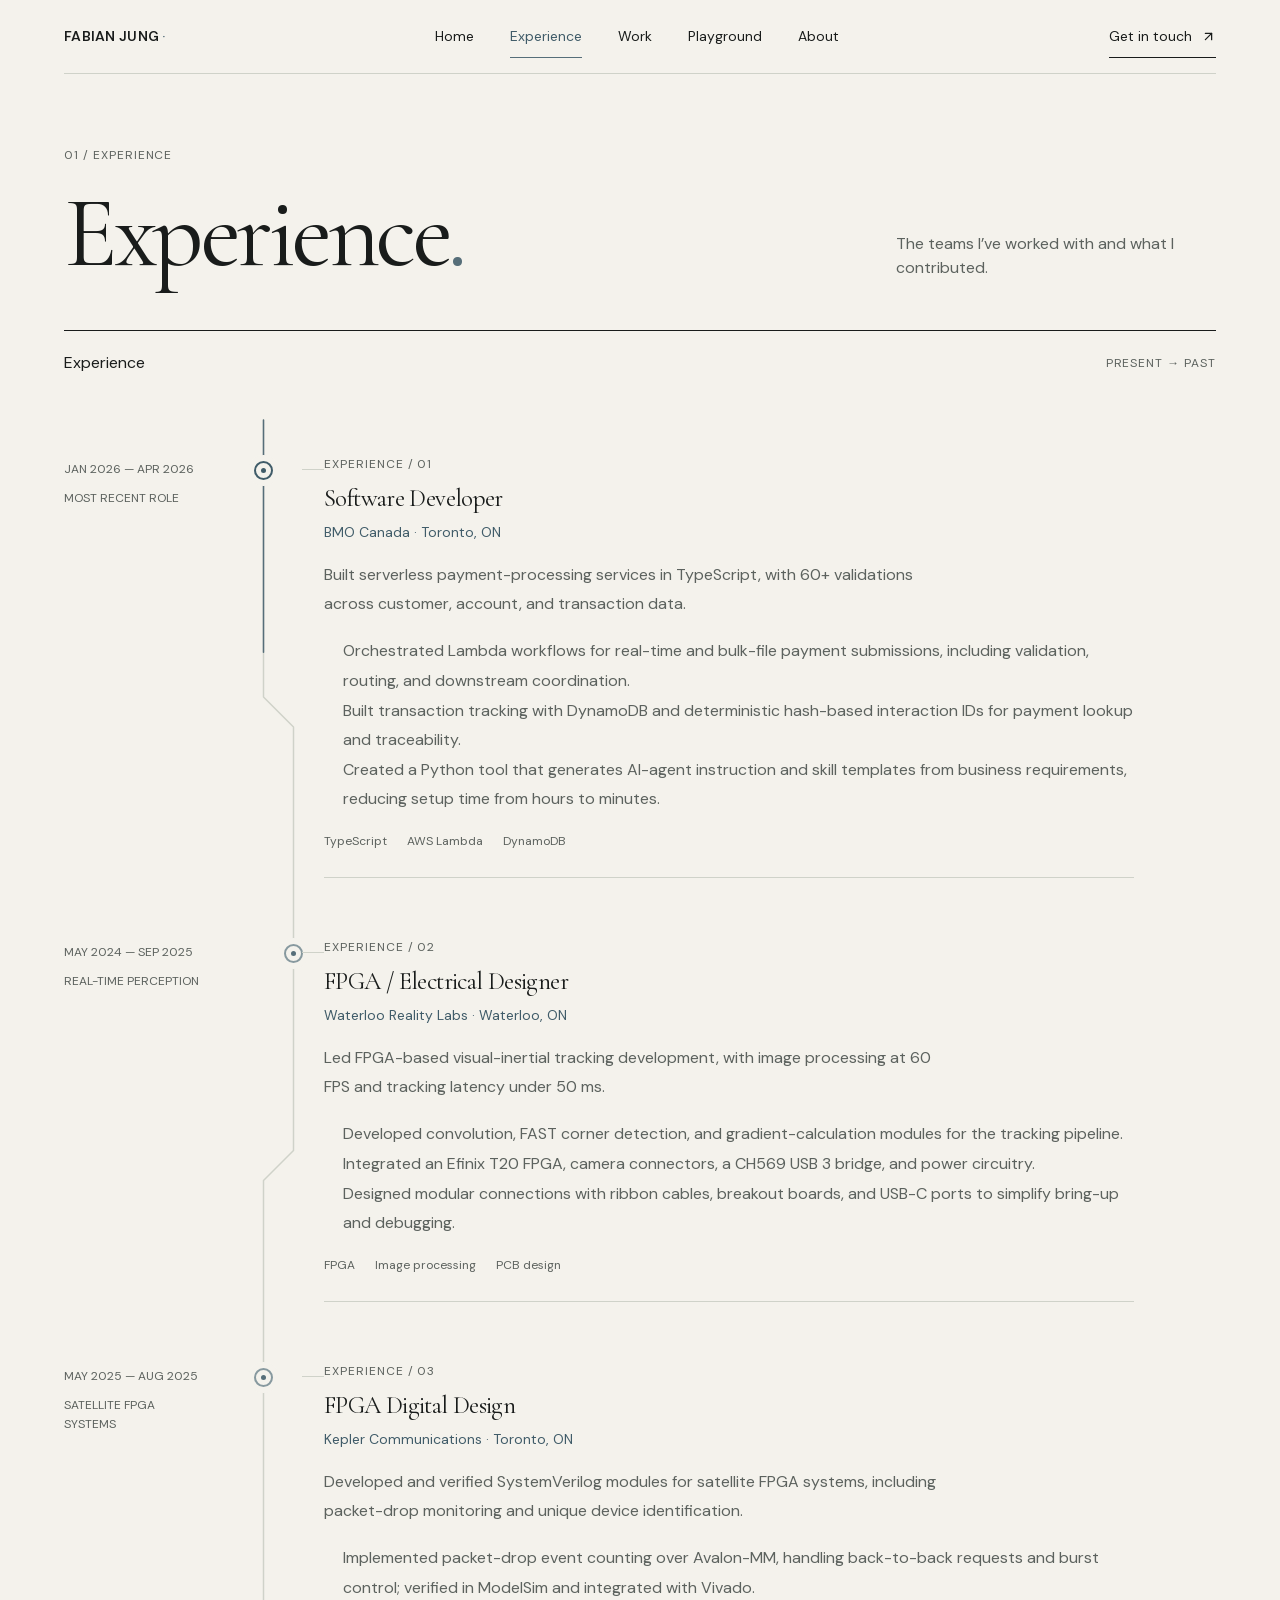
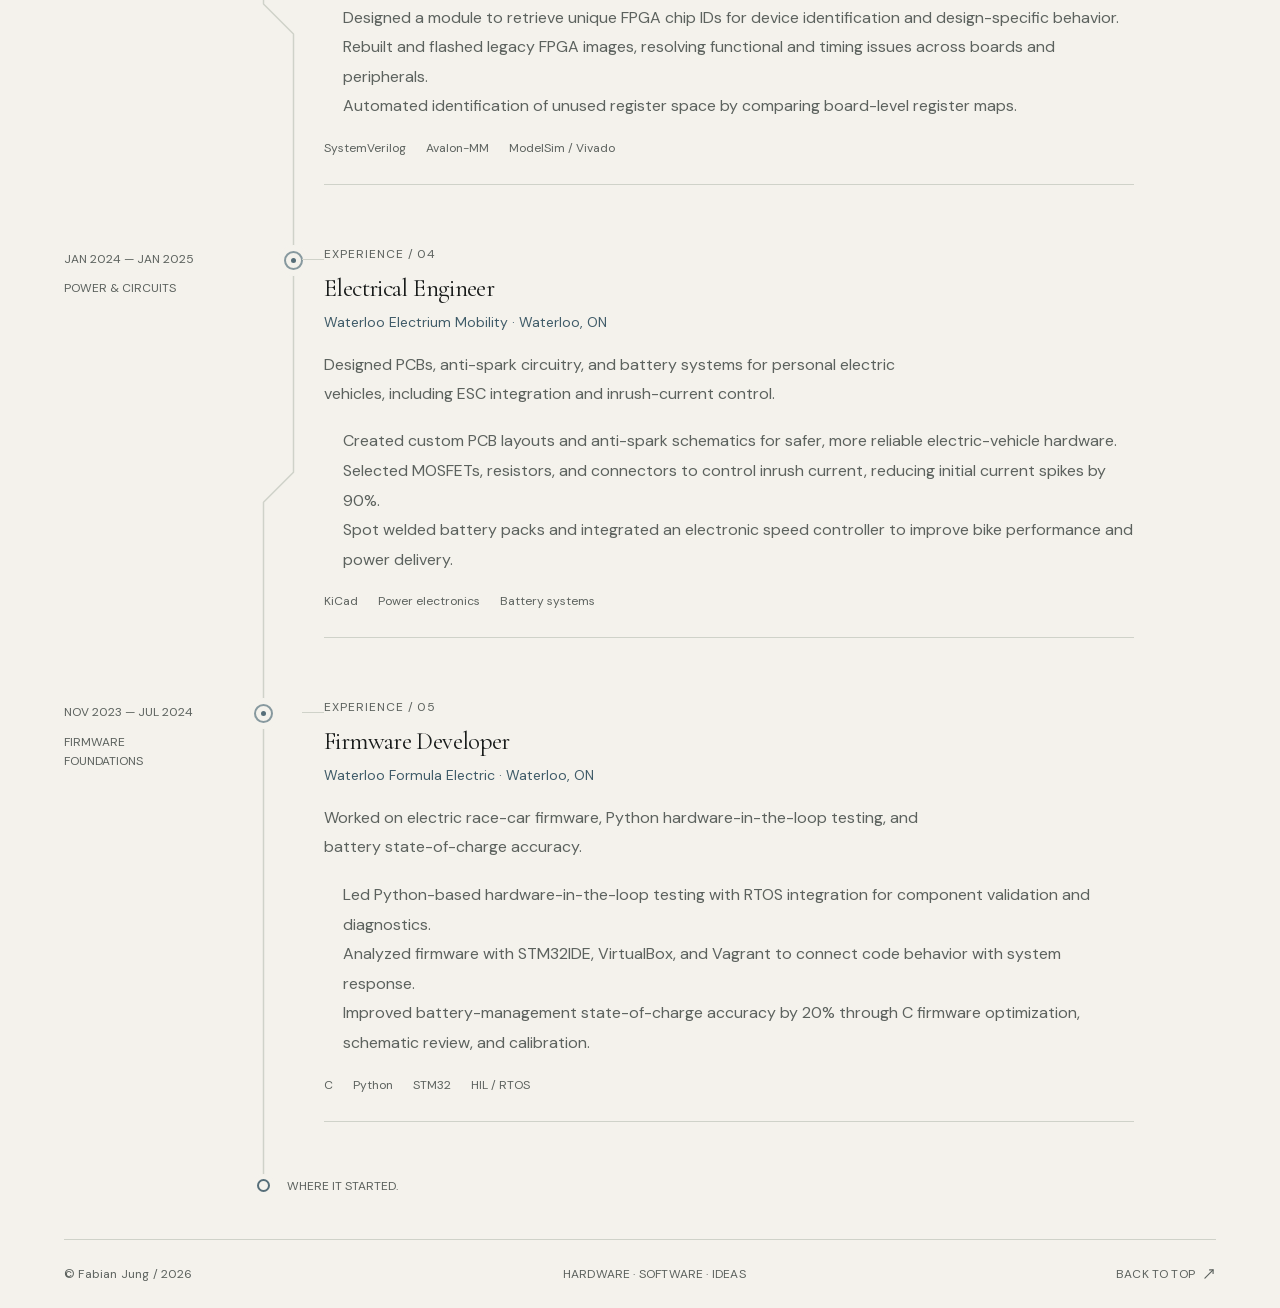
<file: experience/index.html>
<!DOCTYPE html><html lang="en"><head><meta charSet="utf-8"/><meta name="viewport" content="width=device-width, initial-scale=1"/><link rel="stylesheet" href="/_next/static/css/index.EdBHcI_U.css" data-rsc-css-href="/_next/static/css/index.EdBHcI_U.css" data-precedence="vite-rsc/importer-resources"/><link rel="modulepreload" fetchPriority="low" href="/_next/static/chunks/index-DNwYs9wJ.js"/><script src="/_next/static/chunks/rolldown-runtime-C60lm6uB.js" type="module" async=""></script><script src="/_next/static/chunks/framework-D_rUT4EX.js" type="module" async=""></script><link rel="modulepreload" href="/_next/static/chunks/layout-segment-context-B1sGmY3J.js" crossorigin=""/><link rel="modulepreload" href="/_next/static/chunks/PortfolioSite-Dm1GxOpV.js" crossorigin=""/><title>Experience — Fabian Jung</title><meta name="description" content="Fabian Jung’s portfolio: FPGA design, embedded systems, software, and interactive experiments. Computer Engineering at the University of Waterloo."/><script>Object.assign(((self[Symbol.for("vinext.navigationRuntime")]??={bootstrap:{routeManifest:null},functions:{}}).bootstrap.rsc??={rsc:[]}),{params:{},nav:{"pathname":"/experience","searchParams":[]}})</script><link rel="modulepreload" href="/_next/static/chunks/index-DNwYs9wJ.js" />
<link rel="preload" href="/_next/static/_vinext_fonts/dm-sans-90624ee039aa/dm-sans-151a53ae.woff2" as="font" type="font/woff2" crossorigin />
<link rel="preload" href="/_next/static/_vinext_fonts/cormorant-garamond-778ebce5b9a0/cormorant-garamond-d2127155.woff2" as="font" type="font/woff2" crossorigin />
<link rel="preload" href="/_next/static/_vinext_fonts/geist-mono-00e989178794/geist-mono-013b2f2f.woff2" as="font" type="font/woff2" crossorigin />
<style data-vinext-fonts>/* latin-ext */
@font-face {
  font-family: 'DM Sans';
  font-style: normal;
  font-weight: 100 1000;
  font-display: swap;
  src: url(/_next/static/_vinext_fonts/dm-sans-90624ee039aa/dm-sans-f6298972.woff2) format('woff2');
  unicode-range: U+0100-02BA, U+02BD-02C5, U+02C7-02CC, U+02CE-02D7, U+02DD-02FF, U+0304, U+0308, U+0329, U+1D00-1DBF, U+1E00-1E9F, U+1EF2-1EFF, U+2020, U+20A0-20AB, U+20AD-20C4, U+2113, U+2C60-2C7F, U+A720-A7FF;
}
/* latin */
@font-face {
  font-family: 'DM Sans';
  font-style: normal;
  font-weight: 100 1000;
  font-display: swap;
  src: url(/_next/static/_vinext_fonts/dm-sans-90624ee039aa/dm-sans-151a53ae.woff2) format('woff2');
  unicode-range: U+0000-00FF, U+0131, U+0152-0153, U+02BB-02BC, U+02C6, U+02DA, U+02DC, U+0304, U+0308, U+0329, U+2000-206F, U+20AC, U+2122, U+2191, U+2193, U+2212, U+2215, U+FEFF, U+FFFD;
}

@font-face {
  font-family: 'DM Sans Fallback';
  src: local("Arial");
  ascent-override: 94.90%;
  descent-override: 29.66%;
  line-gap-override: 0.00%;
  size-adjust: 104.53%;
}

.__font_dm_sans_0gbkl5i { font-family: 'DM Sans', 'DM Sans Fallback'; font-style: normal; }

.__variable_dm_sans_0gbkl5i { --font-editorial-sans: 'DM Sans', 'DM Sans Fallback'; }

/* cyrillic-ext */
@font-face {
  font-family: 'Cormorant Garamond';
  font-style: normal;
  font-weight: 400;
  font-display: swap;
  src: url(/_next/static/_vinext_fonts/cormorant-garamond-778ebce5b9a0/cormorant-garamond-67699fc8.woff2) format('woff2');
  unicode-range: U+0460-052F, U+1C80-1C8A, U+20B4, U+2DE0-2DFF, U+A640-A69F, U+FE2E-FE2F;
}
/* cyrillic */
@font-face {
  font-family: 'Cormorant Garamond';
  font-style: normal;
  font-weight: 400;
  font-display: swap;
  src: url(/_next/static/_vinext_fonts/cormorant-garamond-778ebce5b9a0/cormorant-garamond-b76fc6b9.woff2) format('woff2');
  unicode-range: U+0301, U+0400-045F, U+0490-0491, U+04B0-04B1, U+2116;
}
/* vietnamese */
@font-face {
  font-family: 'Cormorant Garamond';
  font-style: normal;
  font-weight: 400;
  font-display: swap;
  src: url(/_next/static/_vinext_fonts/cormorant-garamond-778ebce5b9a0/cormorant-garamond-41b5394c.woff2) format('woff2');
  unicode-range: U+0102-0103, U+0110-0111, U+0128-0129, U+0168-0169, U+01A0-01A1, U+01AF-01B0, U+0300-0301, U+0303-0304, U+0308-0309, U+0323, U+0329, U+1EA0-1EF9, U+20AB;
}
/* latin-ext */
@font-face {
  font-family: 'Cormorant Garamond';
  font-style: normal;
  font-weight: 400;
  font-display: swap;
  src: url(/_next/static/_vinext_fonts/cormorant-garamond-778ebce5b9a0/cormorant-garamond-637adaf1.woff2) format('woff2');
  unicode-range: U+0100-02BA, U+02BD-02C5, U+02C7-02CC, U+02CE-02D7, U+02DD-02FF, U+0304, U+0308, U+0329, U+1D00-1DBF, U+1E00-1E9F, U+1EF2-1EFF, U+2020, U+20A0-20AB, U+20AD-20C4, U+2113, U+2C60-2C7F, U+A720-A7FF;
}
/* latin */
@font-face {
  font-family: 'Cormorant Garamond';
  font-style: normal;
  font-weight: 400;
  font-display: swap;
  src: url(/_next/static/_vinext_fonts/cormorant-garamond-778ebce5b9a0/cormorant-garamond-d2127155.woff2) format('woff2');
  unicode-range: U+0000-00FF, U+0131, U+0152-0153, U+02BB-02BC, U+02C6, U+02DA, U+02DC, U+0304, U+0308, U+0329, U+2000-206F, U+20AC, U+2122, U+2191, U+2193, U+2212, U+2215, U+FEFF, U+FFFD;
}

@font-face {
  font-family: 'Cormorant Garamond Fallback';
  src: local("Times New Roman");
  ascent-override: 95.27%;
  descent-override: 29.59%;
  line-gap-override: 0.00%;
  size-adjust: 96.98%;
}

.__font_cormorant_garamond_02kad8g { font-family: 'Cormorant Garamond', 'Cormorant Garamond Fallback'; font-weight: 400; font-style: normal; }

.__variable_cormorant_garamond_02kad8g { --font-editorial-serif: 'Cormorant Garamond', 'Cormorant Garamond Fallback'; }

/* cyrillic-ext */
@font-face {
  font-family: 'Geist Mono';
  font-style: normal;
  font-weight: 100 900;
  font-display: swap;
  src: url(/_next/static/_vinext_fonts/geist-mono-00e989178794/geist-mono-f6b33328.woff2) format('woff2');
  unicode-range: U+0460-052F, U+1C80-1C8A, U+20B4, U+2DE0-2DFF, U+A640-A69F, U+FE2E-FE2F;
}
/* cyrillic */
@font-face {
  font-family: 'Geist Mono';
  font-style: normal;
  font-weight: 100 900;
  font-display: swap;
  src: url(/_next/static/_vinext_fonts/geist-mono-00e989178794/geist-mono-44e03052.woff2) format('woff2');
  unicode-range: U+0301, U+0400-045F, U+0490-0491, U+04B0-04B1, U+2116;
}
/* symbols2 */
@font-face {
  font-family: 'Geist Mono';
  font-style: normal;
  font-weight: 100 900;
  font-display: swap;
  src: url(/_next/static/_vinext_fonts/geist-mono-00e989178794/geist-mono-0638449e.woff2) format('woff2');
  unicode-range: U+2000-2001, U+2004-2008, U+200A, U+23B8-23BD, U+2500-259F;
}
/* vietnamese */
@font-face {
  font-family: 'Geist Mono';
  font-style: normal;
  font-weight: 100 900;
  font-display: swap;
  src: url(/_next/static/_vinext_fonts/geist-mono-00e989178794/geist-mono-971fb274.woff2) format('woff2');
  unicode-range: U+0102-0103, U+0110-0111, U+0128-0129, U+0168-0169, U+01A0-01A1, U+01AF-01B0, U+0300-0301, U+0303-0304, U+0308-0309, U+0323, U+0329, U+1EA0-1EF9, U+20AB;
}
/* latin-ext */
@font-face {
  font-family: 'Geist Mono';
  font-style: normal;
  font-weight: 100 900;
  font-display: swap;
  src: url(/_next/static/_vinext_fonts/geist-mono-00e989178794/geist-mono-44745446.woff2) format('woff2');
  unicode-range: U+0100-02BA, U+02BD-02C5, U+02C7-02CC, U+02CE-02D7, U+02DD-02FF, U+0304, U+0308, U+0329, U+1D00-1DBF, U+1E00-1E9F, U+1EF2-1EFF, U+2020, U+20A0-20AB, U+20AD-20C0, U+2113, U+2C60-2C7F, U+A720-A7FF;
}
/* latin */
@font-face {
  font-family: 'Geist Mono';
  font-style: normal;
  font-weight: 100 900;
  font-display: swap;
  src: url(/_next/static/_vinext_fonts/geist-mono-00e989178794/geist-mono-013b2f2f.woff2) format('woff2');
  unicode-range: U+0000-00FF, U+0131, U+0152-0153, U+02BB-02BC, U+02C6, U+02DA, U+02DC, U+0304, U+0308, U+0329, U+2000-206F, U+20AC, U+2122, U+2191, U+2193, U+2212, U+2215, U+FEFF, U+FFFD;
}

@font-face {
  font-family: 'Geist Mono Fallback';
  src: local("Arial");
  ascent-override: 74.67%;
  descent-override: 21.92%;
  line-gap-override: 0.00%;
  size-adjust: 134.59%;
}

.__font_geist_mono_1001rt9 { font-family: 'Geist Mono', 'Geist Mono Fallback'; font-style: normal; }

.__variable_geist_mono_1001rt9 { --font-geist-mono: 'Geist Mono', 'Geist Mono Fallback'; }
</style>
</head><body class="__variable_dm_sans_0gbkl5i __variable_cormorant_garamond_02kad8g __variable_geist_mono_1001rt9 antialiased"><div class="personal-system portfolio-site"><a class="skip-link" href="#portfolio-content">Skip to content</a><div class="site-tabs"><header class="site-header"><a class="identity" href="/"><span>Fabian Jung<span class="identity-dot"> ·</span></span></a><button class="mobile-menu-toggle" type="button" aria-controls="main-navigation" aria-expanded="false">Menu<!-- --> <span aria-hidden="true">☰</span></button><nav id="main-navigation" class="portfolio-navigation page-navigation" aria-label="Main navigation" data-open="false"><a href="/">Home</a><a href="/experience/" aria-current="page">Experience</a><a href="/projects/">Work</a><a href="/playground/">Playground</a><a href="/about/">About</a><span class="mobile-contact"><button type="button" tabindex="0" data-base-ui-click-trigger="" id="base-ui-_R_v6pi_" aria-haspopup="dialog" aria-expanded="false" data-slot="dialog-trigger" class="contact-trigger">Get in touch <svg xmlns="http://www.w3.org/2000/svg" width="15" height="15" viewBox="0 0 24 24" fill="none" stroke="currentColor" stroke-width="2" stroke-linecap="round" stroke-linejoin="round" class="lucide lucide-arrow-up-right" aria-hidden="true"><path d="M7 7h10v10"></path><path d="M7 17 17 7"></path></svg></button></span></nav><span class="desktop-contact"><button type="button" tabindex="0" data-base-ui-click-trigger="" id="base-ui-_R_7opi_" aria-haspopup="dialog" aria-expanded="false" data-slot="dialog-trigger" class="contact-trigger">Get in touch <svg xmlns="http://www.w3.org/2000/svg" width="15" height="15" viewBox="0 0 24 24" fill="none" stroke="currentColor" stroke-width="2" stroke-linecap="round" stroke-linejoin="round" class="lucide lucide-arrow-up-right" aria-hidden="true"><path d="M7 7h10v10"></path><path d="M7 17 17 7"></path></svg></button></span></header><main id="top"><div id="portfolio-content" tabindex="-1"></div><section class="portfolio-view"><div class="portfolio-intro"><div><span class="eyebrow">01 / EXPERIENCE</span><h1>Experience<span>.</span></h1></div><p>The teams I’ve worked with and what I contributed.</p></div><div class="section-bar"><span>Experience</span><span class="eyebrow">PRESENT → PAST</span></div><div class="circuit-timeline timeline-expanded"><svg class="timeline-traces" aria-hidden="true"><path class="trace-ground" d=""></path><path class="trace-live" d="" pathLength="1" stroke-dasharray="1" stroke-dashoffset="1"></path></svg><ol class="timeline-stops"><li class="milestone"><div class="milestone-date"><span>JAN 2026 — APR 2026</span><span class="milestone-phase">MOST RECENT ROLE</span></div><span class="milestone-port" aria-hidden="true"><span></span></span><article class="milestone-content"><span class="eyebrow">EXPERIENCE / <!-- -->01</span><h3>Software Developer</h3><p class="milestone-organization">BMO Canada · Toronto, ON</p><p>Built serverless payment-processing services in TypeScript, with 60+ validations across customer, account, and transaction data.</p><ul><li>Orchestrated Lambda workflows for real-time and bulk-file payment submissions, including validation, routing, and downstream coordination.</li><li>Built transaction tracking with DynamoDB and deterministic hash-based interaction IDs for payment lookup and traceability.</li><li>Created a Python tool that generates AI-agent instruction and skill templates from business requirements, reducing setup time from hours to minutes.</li></ul><div class="milestone-tags"><span>TypeScript</span><span>AWS Lambda</span><span>DynamoDB</span></div></article></li><li class="milestone"><div class="milestone-date"><span>MAY 2024 — SEP 2025</span><span class="milestone-phase">REAL-TIME PERCEPTION</span></div><span class="milestone-port" aria-hidden="true"><span></span></span><article class="milestone-content"><span class="eyebrow">EXPERIENCE / <!-- -->02</span><h3>FPGA / Electrical Designer</h3><p class="milestone-organization">Waterloo Reality Labs · Waterloo, ON</p><p>Led FPGA-based visual-inertial tracking development, with image processing at 60 FPS and tracking latency under 50 ms.</p><ul><li>Developed convolution, FAST corner detection, and gradient-calculation modules for the tracking pipeline.</li><li>Integrated an Efinix T20 FPGA, camera connectors, a CH569 USB 3 bridge, and power circuitry.</li><li>Designed modular connections with ribbon cables, breakout boards, and USB-C ports to simplify bring-up and debugging.</li></ul><div class="milestone-tags"><span>FPGA</span><span>Image processing</span><span>PCB design</span></div></article></li><li class="milestone"><div class="milestone-date"><span>MAY 2025 — AUG 2025</span><span class="milestone-phase">SATELLITE FPGA SYSTEMS</span></div><span class="milestone-port" aria-hidden="true"><span></span></span><article class="milestone-content"><span class="eyebrow">EXPERIENCE / <!-- -->03</span><h3>FPGA Digital Design</h3><p class="milestone-organization">Kepler Communications · Toronto, ON</p><p>Developed and verified SystemVerilog modules for satellite FPGA systems, including packet-drop monitoring and unique device identification.</p><ul><li>Implemented packet-drop event counting over Avalon-MM, handling back-to-back requests and burst control; verified in ModelSim and integrated with Vivado.</li><li>Designed a module to retrieve unique FPGA chip IDs for device identification and design-specific behavior.</li><li>Rebuilt and flashed legacy FPGA images, resolving functional and timing issues across boards and peripherals.</li><li>Automated identification of unused register space by comparing board-level register maps.</li></ul><div class="milestone-tags"><span>SystemVerilog</span><span>Avalon-MM</span><span>ModelSim / Vivado</span></div></article></li><li class="milestone"><div class="milestone-date"><span>JAN 2024 — JAN 2025</span><span class="milestone-phase">POWER &amp; CIRCUITS</span></div><span class="milestone-port" aria-hidden="true"><span></span></span><article class="milestone-content"><span class="eyebrow">EXPERIENCE / <!-- -->04</span><h3>Electrical Engineer</h3><p class="milestone-organization">Waterloo Electrium Mobility · Waterloo, ON</p><p>Designed PCBs, anti-spark circuitry, and battery systems for personal electric vehicles, including ESC integration and inrush-current control.</p><ul><li>Created custom PCB layouts and anti-spark schematics for safer, more reliable electric-vehicle hardware.</li><li>Selected MOSFETs, resistors, and connectors to control inrush current, reducing initial current spikes by 90%.</li><li>Spot welded battery packs and integrated an electronic speed controller to improve bike performance and power delivery.</li></ul><div class="milestone-tags"><span>KiCad</span><span>Power electronics</span><span>Battery systems</span></div></article></li><li class="milestone"><div class="milestone-date"><span>NOV 2023 — JUL 2024</span><span class="milestone-phase">FIRMWARE FOUNDATIONS</span></div><span class="milestone-port" aria-hidden="true"><span></span></span><article class="milestone-content"><span class="eyebrow">EXPERIENCE / <!-- -->05</span><h3>Firmware Developer</h3><p class="milestone-organization">Waterloo Formula Electric · Waterloo, ON</p><p>Worked on electric race-car firmware, Python hardware-in-the-loop testing, and battery state-of-charge accuracy.</p><ul><li>Led Python-based hardware-in-the-loop testing with RTOS integration for component validation and diagnostics.</li><li>Analyzed firmware with STM32IDE, VirtualBox, and Vagrant to connect code behavior with system response.</li><li>Improved battery-management state-of-charge accuracy by 20% through C firmware optimization, schematic review, and calibration.</li></ul><div class="milestone-tags"><span>C</span><span>Python</span><span>STM32</span><span>HIL / RTOS</span></div></article></li></ol><div class="timeline-end" style="left:0"><span class="timeline-end-dot"></span> WHERE IT STARTED.</div></div></section></main></div><footer><span>© <!-- -->Fabian Jung<!-- --> / 2026</span><span>HARDWARE · SOFTWARE · IDEAS</span><a href="#top">BACK TO TOP <svg xmlns="http://www.w3.org/2000/svg" width="14" height="14" viewBox="0 0 24 24" fill="none" stroke="currentColor" stroke-width="2" stroke-linecap="round" stroke-linejoin="round" class="lucide lucide-move-up-right" aria-hidden="true"><path d="M13 5H19V11"></path><path d="M19 5L5 19"></path></svg></a></footer></div><script type="module" src="/_next/static/chunks/index-DNwYs9wJ.js" id="_R_" async=""></script><script>((self[Symbol.for("vinext.navigationRuntime")]??={bootstrap:{routeManifest:null},functions:{}}).bootstrap.rsc??={rsc:[]}).rsc.push("0:{\"page:/experience\":\"$L1\",\"layout:/\":\"$L2\",\"route:/experience\":\"$L3\",\"__route\":\"route:/experience\",\"__interceptionContext\":null,\"__layoutIds\":[\"layout:/\"],\"__rootLayout\":\"/\",\"__bfcacheSegmentIdentities\":{\"layout:/\":\"[\\\"layout\\\",\\\"layout:/\\\",\\\"root-boundary:/\\\",\\\"\\\"]\",\"page:/experience\":\"[\\\"page\\\",\\\"page:/experience\\\",\\\"root-boundary:/\\\",\\\"[\\\\\\\"experience\\\\\\\"]\\\"]\"},\"__srcPage\":[\"experience\",\"page\"],\"__layoutFlags\":{\"layout:/\":\"s\"},\"__artifactCompatibility\":{\"schemaVersion\":1,\"graphVersion\":\"app-route-graph:23fb21cc912851dc\",\"deploymentVersion\":\"7138016a-15d7-4403-b776-de8f4cdc8e9f\",\"appElementsSchemaVersion\":1,\"rscPayloadSchemaVersion\":1,\"rootBoundaryId\":\"/\",\"renderEpoch\":null}}\n")</script><script>((self[Symbol.for("vinext.navigationRuntime")]??={bootstrap:{routeManifest:null},functions:{}}).bootstrap.rsc??={rsc:[]}).rsc.push("4:I[\"8c0f216c4604\",[],\"Children\",1]\n")</script><script>((self[Symbol.for("vinext.navigationRuntime")]??={bootstrap:{routeManifest:null},functions:{}}).bootstrap.rsc??={rsc:[]}).rsc.push("5:I[\"593f344dc510\",[],\"GlobalErrorBoundary\",1]\n")</script><script>((self[Symbol.for("vinext.navigationRuntime")]??={bootstrap:{routeManifest:null},functions:{}}).bootstrap.rsc??={rsc:[]}).rsc.push("6:I[\"0b874ad30386\",[],\"default\",1]\n")</script><script>((self[Symbol.for("vinext.navigationRuntime")]??={bootstrap:{routeManifest:null},functions:{}}).bootstrap.rsc??={rsc:[]}).rsc.push("7:I[\"593f344dc510\",[],\"ErrorBoundary\",1]\n")</script><script>((self[Symbol.for("vinext.navigationRuntime")]??={bootstrap:{routeManifest:null},functions:{}}).bootstrap.rsc??={rsc:[]}).rsc.push("8:I[\"15c18cfaeeff\",[],\"LayoutSegmentProvider\",1]\n")</script><script>((self[Symbol.for("vinext.navigationRuntime")]??={bootstrap:{routeManifest:null},functions:{}}).bootstrap.rsc??={rsc:[]}).rsc.push("9:I[\"8c0f216c4604\",[],\"Slot\",1]\n")</script><script>((self[Symbol.for("vinext.navigationRuntime")]??={bootstrap:{routeManifest:null},functions:{}}).bootstrap.rsc??={rsc:[]}).rsc.push("a:I[\"593f344dc510\",[],\"NotFoundBoundary\",1]\n")</script><script>((self[Symbol.for("vinext.navigationRuntime")]??={bootstrap:{routeManifest:null},functions:{}}).bootstrap.rsc??={rsc:[]}).rsc.push("b:I[\"9276801271d6\",[],\"AppRouterScrollTarget\",1]\n")</script><script>((self[Symbol.for("vinext.navigationRuntime")]??={bootstrap:{routeManifest:null},functions:{}}).bootstrap.rsc??={rsc:[]}).rsc.push("c:I[\"593f344dc510\",[],\"RedirectBoundary\",1]\n")</script><script>((self[Symbol.for("vinext.navigationRuntime")]??={bootstrap:{routeManifest:null},functions:{}}).bootstrap.rsc??={rsc:[]}).rsc.push(":HL[\"/_next/static/css/index.EdBHcI_U.css\",\"style\"     ]\n")</script><script>((self[Symbol.for("vinext.navigationRuntime")]??={bootstrap:{routeManifest:null},functions:{}}).bootstrap.rsc??={rsc:[]}).rsc.push("2:[[[\"$\",\"link\",\"css:/_next/static/css/index.EdBHcI_U.css\",{\"rel\":\"stylesheet\",\"precedence\":\"vite-rsc/importer-resources\",\"href\":\"/_next/static/css/index.EdBHcI_U.css\",\"data-rsc-css-href\":\"/_next/static/css/index.EdBHcI_U.css\"}],\"$undefined\"],[\"$\",\"html\",null,{\"lang\":\"en\",\"children\":[\"$\",\"body\",null,{\"className\":\"__variable_dm_sans_0gbkl5i __variable_cormorant_garamond_02kad8g __variable_geist_mono_1001rt9 antialiased\",\"children\":[\"$\",\"$L4\",null,{}]}]}]]\n")</script><script>((self[Symbol.for("vinext.navigationRuntime")]??={bootstrap:{routeManifest:null},functions:{}}).bootstrap.rsc??={rsc:[]}).rsc.push("3:[[[\"$\",\"meta\",null,{\"charSet\":\"utf-8\"}],[[\"$\",\"title\",\"0\",{\"children\":\"Experience — Fabian Jung\"}],[\"$\",\"meta\",\"1\",{\"name\":\"description\",\"content\":\"Fabian Jung’s portfolio: FPGA design, embedded systems, software, and interactive experiments. Computer Engineering at the University of Waterloo.\"}]],[[\"$\",\"meta\",\"0\",{\"name\":\"viewport\",\"content\":\"width=device-width, initial-scale=1\"}]]],[\"$\",\"$L5\",null,{\"fallback\":\"$6\",\"children\":[\"$\",\"$L7\",null,{\"fallback\":\"$6\",\"children\":[\"$\",\"$L8\",null,{\"providerId\":\"layout:/\",\"segmentMap\":{\"children\":[\"experience\"]},\"children\":[\"$\",\"$L9\",null,{\"id\":\"layout:/\",\"parallelSlots\":\"$undefined\",\"children\":[\"$\",\"$La\",null,{\"resetKey\":\"experience\",\"fallback\":[[\"$\",\"title\",null,{\"children\":\"404: This page could not be found.\"}],[\"$\",\"div\",null,{\"style\":{\"fontFamily\":\"system-ui,\\\"Segoe UI\\\",Roboto,Helvetica,Arial,sans-serif,\\\"Apple Color Emoji\\\",\\\"Segoe UI Emoji\\\"\",\"height\":\"100vh\",\"textAlign\":\"center\",\"display\":\"flex\",\"flexDirection\":\"column\",\"alignItems\":\"center\",\"justifyContent\":\"center\"},\"children\":[\"$\",\"div\",null,{\"children\":[[\"$\",\"style\",null,{\"dangerouslySetInnerHTML\":{\"__html\":\"body{color:#000;background:#fff;margin:0}.next-error-h1{border-right:1px solid rgba(0,0,0,.3)}@media (prefers-color-scheme:dark){body{color:#fff;background:#000}.next-error-h1{border-right:1px solid rgba(255,255,255,.3)}}\"}}],[\"$\",\"h1\",null,{\"className\":\"next-error-h1\",\"style\":{\"display\":\"inline-block\",\"margin\":\"0 20px 0 0\",\"padding\":\"0 23px 0 0\",\"fontSize\":24,\"fontWeight\":500,\"verticalAlign\":\"top\",\"lineHeight\":\"49px\"},\"children\":404}],[\"$\",\"div\",null,{\"style\":{\"display\":\"inline-block\"},\"children\":[\"$\",\"h2\",null,{\"style\":{\"fontSize\":14,\"fontWeight\":400,\"lineHeight\":\"49px\",\"margin\":0},\"children\":\"This page could not be found.\"}]}]]}]}]],\"children\":[\"$\",\"$Lb\",null,{\"children\":[\"$\",\"$Lc\",null,{\"children\":[[\"$\",\"$L8\",null,{\"providerId\":\"page:/experience\",\"segmentMap\":{\"children\":[\"__PAGE__\"]},\"children\":[\"$\",\"$L9\",null,{\"id\":\"page:/experience\"}]}],null]}]}]}]}]}]}]}],null,null]\n")</script><script>((self[Symbol.for("vinext.navigationRuntime")]??={bootstrap:{routeManifest:null},functions:{}}).bootstrap.rsc??={rsc:[]}).rsc.push("d:I[\"ef8b083fa739\",[],\"default\",1]\n")</script><script>((self[Symbol.for("vinext.navigationRuntime")]??={bootstrap:{routeManifest:null},functions:{}}).bootstrap.rsc??={rsc:[]}).rsc.push("1:[\"$\",\"$Ld\",null,{\"section\":\"experience\"}]\n")</script><script>Object.assign(((self[Symbol.for("vinext.navigationRuntime")]??={bootstrap:{routeManifest:null},functions:{}}).bootstrap.rsc??={rsc:[]}),{"initialCacheKind":"static"});((self[Symbol.for("vinext.navigationRuntime")]??={bootstrap:{routeManifest:null},functions:{}}).bootstrap.rsc??={rsc:[]}).done=true</script></body></html>
</file>
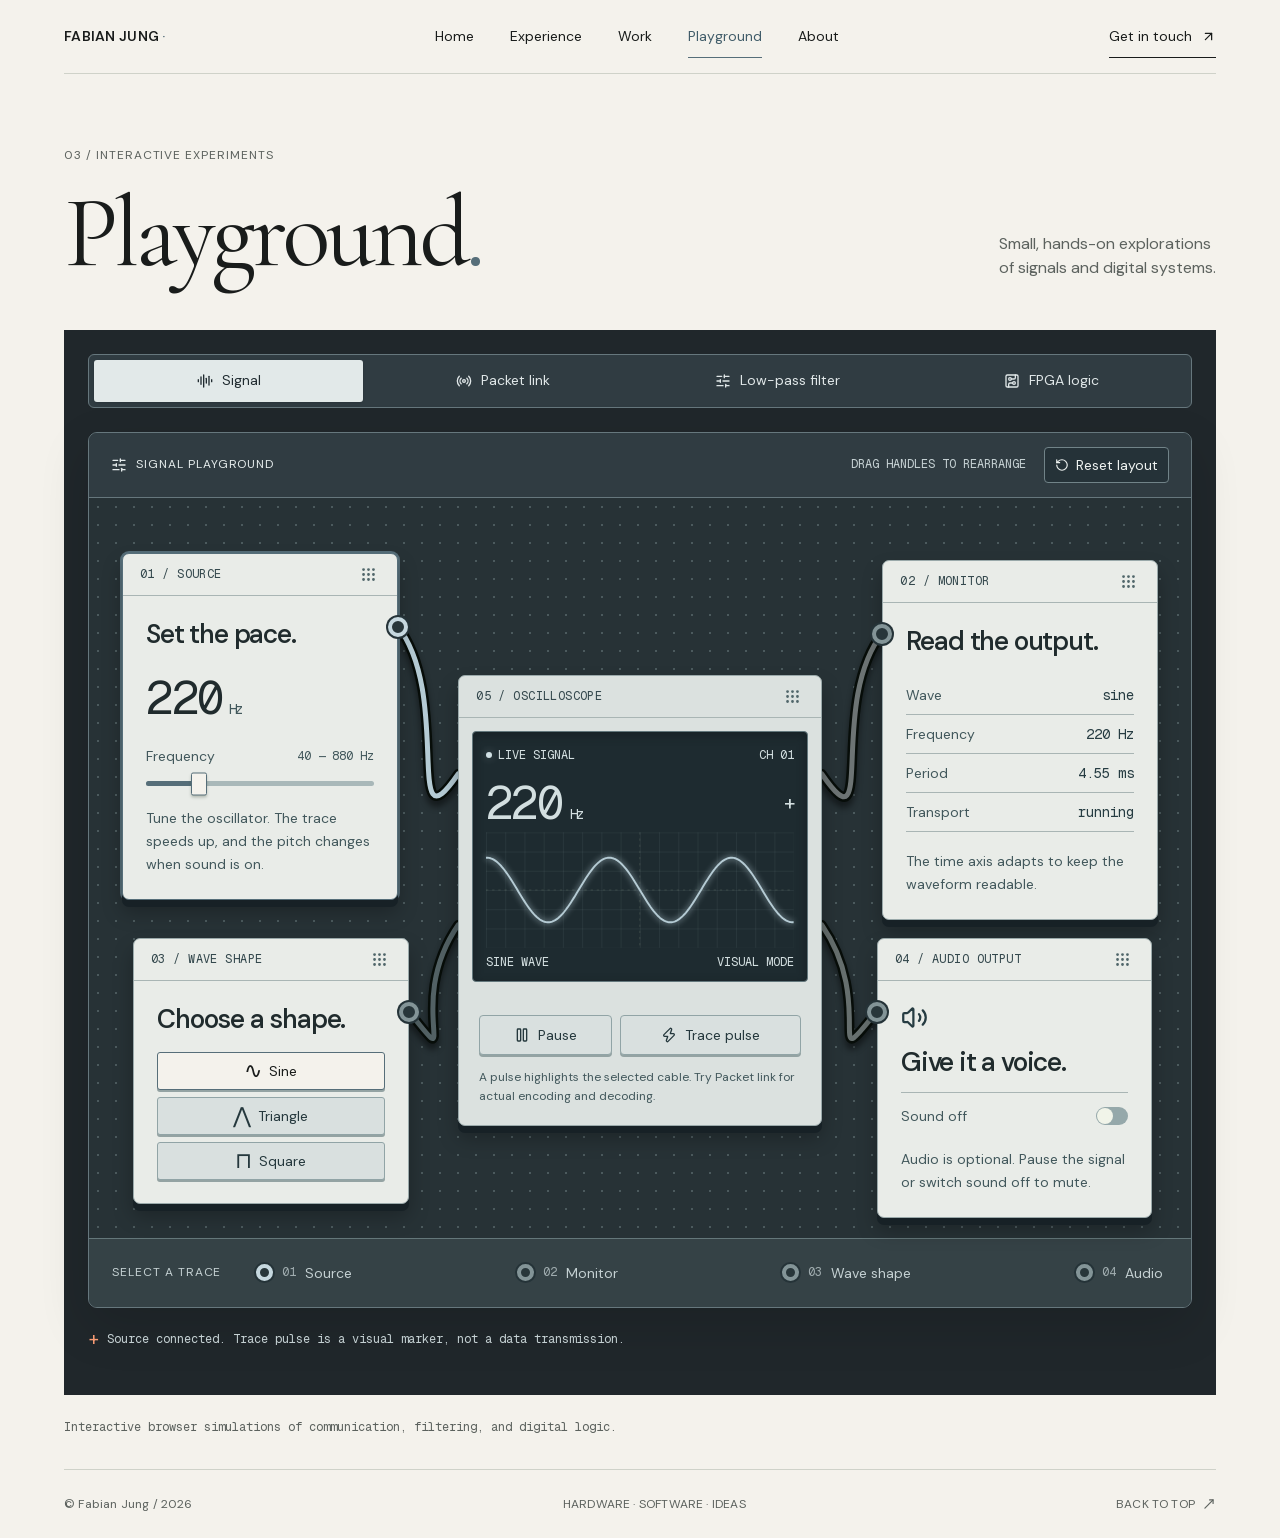
<file: playground/index.html>
<!DOCTYPE html><html lang="en"><head><meta charSet="utf-8"/><meta name="viewport" content="width=device-width, initial-scale=1"/><link rel="stylesheet" href="/_next/static/css/index.EdBHcI_U.css" data-rsc-css-href="/_next/static/css/index.EdBHcI_U.css" data-precedence="vite-rsc/importer-resources"/><link rel="modulepreload" fetchPriority="low" href="/_next/static/chunks/index-DNwYs9wJ.js"/><script src="/_next/static/chunks/rolldown-runtime-C60lm6uB.js" type="module" async=""></script><script src="/_next/static/chunks/framework-D_rUT4EX.js" type="module" async=""></script><link rel="modulepreload" href="/_next/static/chunks/layout-segment-context-B1sGmY3J.js" crossorigin=""/><link rel="modulepreload" href="/_next/static/chunks/PortfolioSite-Dm1GxOpV.js" crossorigin=""/><title>Playground — Fabian Jung</title><meta name="description" content="Fabian Jung’s portfolio: FPGA design, embedded systems, software, and interactive experiments. Computer Engineering at the University of Waterloo."/><script>Object.assign(((self[Symbol.for("vinext.navigationRuntime")]??={bootstrap:{routeManifest:null},functions:{}}).bootstrap.rsc??={rsc:[]}),{params:{},nav:{"pathname":"/playground","searchParams":[]}})</script><link rel="modulepreload" href="/_next/static/chunks/index-DNwYs9wJ.js" />
<link rel="preload" href="/_next/static/_vinext_fonts/dm-sans-90624ee039aa/dm-sans-151a53ae.woff2" as="font" type="font/woff2" crossorigin />
<link rel="preload" href="/_next/static/_vinext_fonts/cormorant-garamond-778ebce5b9a0/cormorant-garamond-d2127155.woff2" as="font" type="font/woff2" crossorigin />
<link rel="preload" href="/_next/static/_vinext_fonts/geist-mono-00e989178794/geist-mono-013b2f2f.woff2" as="font" type="font/woff2" crossorigin />
<style data-vinext-fonts>/* latin-ext */
@font-face {
  font-family: 'DM Sans';
  font-style: normal;
  font-weight: 100 1000;
  font-display: swap;
  src: url(/_next/static/_vinext_fonts/dm-sans-90624ee039aa/dm-sans-f6298972.woff2) format('woff2');
  unicode-range: U+0100-02BA, U+02BD-02C5, U+02C7-02CC, U+02CE-02D7, U+02DD-02FF, U+0304, U+0308, U+0329, U+1D00-1DBF, U+1E00-1E9F, U+1EF2-1EFF, U+2020, U+20A0-20AB, U+20AD-20C4, U+2113, U+2C60-2C7F, U+A720-A7FF;
}
/* latin */
@font-face {
  font-family: 'DM Sans';
  font-style: normal;
  font-weight: 100 1000;
  font-display: swap;
  src: url(/_next/static/_vinext_fonts/dm-sans-90624ee039aa/dm-sans-151a53ae.woff2) format('woff2');
  unicode-range: U+0000-00FF, U+0131, U+0152-0153, U+02BB-02BC, U+02C6, U+02DA, U+02DC, U+0304, U+0308, U+0329, U+2000-206F, U+20AC, U+2122, U+2191, U+2193, U+2212, U+2215, U+FEFF, U+FFFD;
}

@font-face {
  font-family: 'DM Sans Fallback';
  src: local("Arial");
  ascent-override: 94.90%;
  descent-override: 29.66%;
  line-gap-override: 0.00%;
  size-adjust: 104.53%;
}

.__font_dm_sans_0gbkl5i { font-family: 'DM Sans', 'DM Sans Fallback'; font-style: normal; }

.__variable_dm_sans_0gbkl5i { --font-editorial-sans: 'DM Sans', 'DM Sans Fallback'; }

/* cyrillic-ext */
@font-face {
  font-family: 'Cormorant Garamond';
  font-style: normal;
  font-weight: 400;
  font-display: swap;
  src: url(/_next/static/_vinext_fonts/cormorant-garamond-778ebce5b9a0/cormorant-garamond-67699fc8.woff2) format('woff2');
  unicode-range: U+0460-052F, U+1C80-1C8A, U+20B4, U+2DE0-2DFF, U+A640-A69F, U+FE2E-FE2F;
}
/* cyrillic */
@font-face {
  font-family: 'Cormorant Garamond';
  font-style: normal;
  font-weight: 400;
  font-display: swap;
  src: url(/_next/static/_vinext_fonts/cormorant-garamond-778ebce5b9a0/cormorant-garamond-b76fc6b9.woff2) format('woff2');
  unicode-range: U+0301, U+0400-045F, U+0490-0491, U+04B0-04B1, U+2116;
}
/* vietnamese */
@font-face {
  font-family: 'Cormorant Garamond';
  font-style: normal;
  font-weight: 400;
  font-display: swap;
  src: url(/_next/static/_vinext_fonts/cormorant-garamond-778ebce5b9a0/cormorant-garamond-41b5394c.woff2) format('woff2');
  unicode-range: U+0102-0103, U+0110-0111, U+0128-0129, U+0168-0169, U+01A0-01A1, U+01AF-01B0, U+0300-0301, U+0303-0304, U+0308-0309, U+0323, U+0329, U+1EA0-1EF9, U+20AB;
}
/* latin-ext */
@font-face {
  font-family: 'Cormorant Garamond';
  font-style: normal;
  font-weight: 400;
  font-display: swap;
  src: url(/_next/static/_vinext_fonts/cormorant-garamond-778ebce5b9a0/cormorant-garamond-637adaf1.woff2) format('woff2');
  unicode-range: U+0100-02BA, U+02BD-02C5, U+02C7-02CC, U+02CE-02D7, U+02DD-02FF, U+0304, U+0308, U+0329, U+1D00-1DBF, U+1E00-1E9F, U+1EF2-1EFF, U+2020, U+20A0-20AB, U+20AD-20C4, U+2113, U+2C60-2C7F, U+A720-A7FF;
}
/* latin */
@font-face {
  font-family: 'Cormorant Garamond';
  font-style: normal;
  font-weight: 400;
  font-display: swap;
  src: url(/_next/static/_vinext_fonts/cormorant-garamond-778ebce5b9a0/cormorant-garamond-d2127155.woff2) format('woff2');
  unicode-range: U+0000-00FF, U+0131, U+0152-0153, U+02BB-02BC, U+02C6, U+02DA, U+02DC, U+0304, U+0308, U+0329, U+2000-206F, U+20AC, U+2122, U+2191, U+2193, U+2212, U+2215, U+FEFF, U+FFFD;
}

@font-face {
  font-family: 'Cormorant Garamond Fallback';
  src: local("Times New Roman");
  ascent-override: 95.27%;
  descent-override: 29.59%;
  line-gap-override: 0.00%;
  size-adjust: 96.98%;
}

.__font_cormorant_garamond_02kad8g { font-family: 'Cormorant Garamond', 'Cormorant Garamond Fallback'; font-weight: 400; font-style: normal; }

.__variable_cormorant_garamond_02kad8g { --font-editorial-serif: 'Cormorant Garamond', 'Cormorant Garamond Fallback'; }

/* cyrillic-ext */
@font-face {
  font-family: 'Geist Mono';
  font-style: normal;
  font-weight: 100 900;
  font-display: swap;
  src: url(/_next/static/_vinext_fonts/geist-mono-00e989178794/geist-mono-f6b33328.woff2) format('woff2');
  unicode-range: U+0460-052F, U+1C80-1C8A, U+20B4, U+2DE0-2DFF, U+A640-A69F, U+FE2E-FE2F;
}
/* cyrillic */
@font-face {
  font-family: 'Geist Mono';
  font-style: normal;
  font-weight: 100 900;
  font-display: swap;
  src: url(/_next/static/_vinext_fonts/geist-mono-00e989178794/geist-mono-44e03052.woff2) format('woff2');
  unicode-range: U+0301, U+0400-045F, U+0490-0491, U+04B0-04B1, U+2116;
}
/* symbols2 */
@font-face {
  font-family: 'Geist Mono';
  font-style: normal;
  font-weight: 100 900;
  font-display: swap;
  src: url(/_next/static/_vinext_fonts/geist-mono-00e989178794/geist-mono-0638449e.woff2) format('woff2');
  unicode-range: U+2000-2001, U+2004-2008, U+200A, U+23B8-23BD, U+2500-259F;
}
/* vietnamese */
@font-face {
  font-family: 'Geist Mono';
  font-style: normal;
  font-weight: 100 900;
  font-display: swap;
  src: url(/_next/static/_vinext_fonts/geist-mono-00e989178794/geist-mono-971fb274.woff2) format('woff2');
  unicode-range: U+0102-0103, U+0110-0111, U+0128-0129, U+0168-0169, U+01A0-01A1, U+01AF-01B0, U+0300-0301, U+0303-0304, U+0308-0309, U+0323, U+0329, U+1EA0-1EF9, U+20AB;
}
/* latin-ext */
@font-face {
  font-family: 'Geist Mono';
  font-style: normal;
  font-weight: 100 900;
  font-display: swap;
  src: url(/_next/static/_vinext_fonts/geist-mono-00e989178794/geist-mono-44745446.woff2) format('woff2');
  unicode-range: U+0100-02BA, U+02BD-02C5, U+02C7-02CC, U+02CE-02D7, U+02DD-02FF, U+0304, U+0308, U+0329, U+1D00-1DBF, U+1E00-1E9F, U+1EF2-1EFF, U+2020, U+20A0-20AB, U+20AD-20C0, U+2113, U+2C60-2C7F, U+A720-A7FF;
}
/* latin */
@font-face {
  font-family: 'Geist Mono';
  font-style: normal;
  font-weight: 100 900;
  font-display: swap;
  src: url(/_next/static/_vinext_fonts/geist-mono-00e989178794/geist-mono-013b2f2f.woff2) format('woff2');
  unicode-range: U+0000-00FF, U+0131, U+0152-0153, U+02BB-02BC, U+02C6, U+02DA, U+02DC, U+0304, U+0308, U+0329, U+2000-206F, U+20AC, U+2122, U+2191, U+2193, U+2212, U+2215, U+FEFF, U+FFFD;
}

@font-face {
  font-family: 'Geist Mono Fallback';
  src: local("Arial");
  ascent-override: 74.67%;
  descent-override: 21.92%;
  line-gap-override: 0.00%;
  size-adjust: 134.59%;
}

.__font_geist_mono_1001rt9 { font-family: 'Geist Mono', 'Geist Mono Fallback'; font-style: normal; }

.__variable_geist_mono_1001rt9 { --font-geist-mono: 'Geist Mono', 'Geist Mono Fallback'; }
</style>
</head><body class="__variable_dm_sans_0gbkl5i __variable_cormorant_garamond_02kad8g __variable_geist_mono_1001rt9 antialiased"><div class="personal-system portfolio-site"><a class="skip-link" href="#portfolio-content">Skip to content</a><div class="site-tabs"><header class="site-header"><a class="identity" href="/"><span>Fabian Jung<span class="identity-dot"> ·</span></span></a><button class="mobile-menu-toggle" type="button" aria-controls="main-navigation" aria-expanded="false">Menu<!-- --> <span aria-hidden="true">☰</span></button><nav id="main-navigation" class="portfolio-navigation page-navigation" aria-label="Main navigation" data-open="false"><a href="/">Home</a><a href="/experience/">Experience</a><a href="/projects/">Work</a><a href="/playground/" aria-current="page">Playground</a><a href="/about/">About</a><span class="mobile-contact"><button type="button" tabindex="0" data-base-ui-click-trigger="" id="base-ui-_R_v6pi_" aria-haspopup="dialog" aria-expanded="false" data-slot="dialog-trigger" class="contact-trigger">Get in touch <svg xmlns="http://www.w3.org/2000/svg" width="15" height="15" viewBox="0 0 24 24" fill="none" stroke="currentColor" stroke-width="2" stroke-linecap="round" stroke-linejoin="round" class="lucide lucide-arrow-up-right" aria-hidden="true"><path d="M7 7h10v10"></path><path d="M7 17 17 7"></path></svg></button></span></nav><span class="desktop-contact"><button type="button" tabindex="0" data-base-ui-click-trigger="" id="base-ui-_R_7opi_" aria-haspopup="dialog" aria-expanded="false" data-slot="dialog-trigger" class="contact-trigger">Get in touch <svg xmlns="http://www.w3.org/2000/svg" width="15" height="15" viewBox="0 0 24 24" fill="none" stroke="currentColor" stroke-width="2" stroke-linecap="round" stroke-linejoin="round" class="lucide lucide-arrow-up-right" aria-hidden="true"><path d="M7 7h10v10"></path><path d="M7 17 17 7"></path></svg></button></span></header><main id="top"><div id="portfolio-content" tabindex="-1"></div><section class="portfolio-view playground-view"><div class="portfolio-intro"><div><span class="eyebrow">03 / INTERACTIVE EXPERIMENTS</span><h1>Playground<span>.</span></h1></div><p>Small, hands-on explorations<br/>of signals and digital systems.</p></div><div data-orientation="horizontal" data-activation-direction="none" data-slot="tabs" class="group/tabs flex gap-2 data-horizontal:flex-col experiment-tabs"><div data-orientation="horizontal" data-activation-direction="none" role="tablist" data-slot="tabs-list" data-variant="default" aria-label="Choose an experiment" class="group/tabs-list inline-flex w-fit items-center justify-center rounded-lg p-[3px] text-muted-foreground group-data-horizontal/tabs:h-8 group-data-vertical/tabs:h-fit group-data-vertical/tabs:flex-col data-[variant=line]:rounded-none bg-muted experiment-navigation"><button type="button" data-active="" data-orientation="horizontal" data-activation-direction="none" aria-disabled="false" tabindex="-1" role="tab" aria-selected="true" id="base-ui-_R_bb9i_" data-composite-item-active="" data-slot="tabs-trigger" class="relative inline-flex h-[calc(100%-1px)] flex-1 items-center justify-center gap-1.5 rounded-md border border-transparent px-1.5 py-0.5 text-sm font-medium whitespace-nowrap text-foreground/60 transition-all group-data-vertical/tabs:w-full group-data-vertical/tabs:justify-start hover:text-foreground focus-visible:border-ring focus-visible:ring-[3px] focus-visible:ring-ring/50 focus-visible:outline-1 focus-visible:outline-ring disabled:pointer-events-none disabled:opacity-50 has-data-[icon=inline-end]:pr-1 has-data-[icon=inline-start]:pl-1 aria-disabled:pointer-events-none aria-disabled:opacity-50 dark:text-muted-foreground dark:hover:text-foreground group-data-[variant=default]/tabs-list:data-active:shadow-sm group-data-[variant=line]/tabs-list:data-active:shadow-none [&amp;_svg]:pointer-events-none [&amp;_svg]:shrink-0 [&amp;_svg:not([class*=&#x27;size-&#x27;])]:size-4 group-data-[variant=line]/tabs-list:bg-transparent group-data-[variant=line]/tabs-list:data-active:bg-transparent dark:group-data-[variant=line]/tabs-list:data-active:border-transparent dark:group-data-[variant=line]/tabs-list:data-active:bg-transparent data-active:bg-background data-active:text-foreground dark:data-active:border-input dark:data-active:bg-input/30 dark:data-active:text-foreground after:absolute after:bg-foreground after:opacity-0 after:transition-opacity group-data-horizontal/tabs:after:inset-x-0 group-data-horizontal/tabs:after:bottom-[-5px] group-data-horizontal/tabs:after:h-0.5 group-data-vertical/tabs:after:inset-y-0 group-data-vertical/tabs:after:-right-1 group-data-vertical/tabs:after:w-0.5 group-data-[variant=line]/tabs-list:data-active:after:opacity-100"><svg xmlns="http://www.w3.org/2000/svg" width="16" height="16" viewBox="0 0 24 24" fill="none" stroke="currentColor" stroke-width="2" stroke-linecap="round" stroke-linejoin="round" class="lucide lucide-audio-lines" aria-hidden="true"><path d="M2 10v3"></path><path d="M6 6v11"></path><path d="M10 3v18"></path><path d="M14 8v7"></path><path d="M18 5v13"></path><path d="M22 10v3"></path></svg> Signal</button><button type="button" data-orientation="horizontal" data-activation-direction="none" aria-disabled="false" tabindex="-1" role="tab" aria-selected="false" id="base-ui-_R_jb9i_" data-slot="tabs-trigger" class="relative inline-flex h-[calc(100%-1px)] flex-1 items-center justify-center gap-1.5 rounded-md border border-transparent px-1.5 py-0.5 text-sm font-medium whitespace-nowrap text-foreground/60 transition-all group-data-vertical/tabs:w-full group-data-vertical/tabs:justify-start hover:text-foreground focus-visible:border-ring focus-visible:ring-[3px] focus-visible:ring-ring/50 focus-visible:outline-1 focus-visible:outline-ring disabled:pointer-events-none disabled:opacity-50 has-data-[icon=inline-end]:pr-1 has-data-[icon=inline-start]:pl-1 aria-disabled:pointer-events-none aria-disabled:opacity-50 dark:text-muted-foreground dark:hover:text-foreground group-data-[variant=default]/tabs-list:data-active:shadow-sm group-data-[variant=line]/tabs-list:data-active:shadow-none [&amp;_svg]:pointer-events-none [&amp;_svg]:shrink-0 [&amp;_svg:not([class*=&#x27;size-&#x27;])]:size-4 group-data-[variant=line]/tabs-list:bg-transparent group-data-[variant=line]/tabs-list:data-active:bg-transparent dark:group-data-[variant=line]/tabs-list:data-active:border-transparent dark:group-data-[variant=line]/tabs-list:data-active:bg-transparent data-active:bg-background data-active:text-foreground dark:data-active:border-input dark:data-active:bg-input/30 dark:data-active:text-foreground after:absolute after:bg-foreground after:opacity-0 after:transition-opacity group-data-horizontal/tabs:after:inset-x-0 group-data-horizontal/tabs:after:bottom-[-5px] group-data-horizontal/tabs:after:h-0.5 group-data-vertical/tabs:after:inset-y-0 group-data-vertical/tabs:after:-right-1 group-data-vertical/tabs:after:w-0.5 group-data-[variant=line]/tabs-list:data-active:after:opacity-100"><svg xmlns="http://www.w3.org/2000/svg" width="16" height="16" viewBox="0 0 24 24" fill="none" stroke="currentColor" stroke-width="2" stroke-linecap="round" stroke-linejoin="round" class="lucide lucide-radio" aria-hidden="true"><path d="M16.247 7.761a6 6 0 0 1 0 8.478"></path><path d="M19.075 4.933a10 10 0 0 1 0 14.134"></path><path d="M4.925 19.067a10 10 0 0 1 0-14.134"></path><path d="M7.753 16.239a6 6 0 0 1 0-8.478"></path><circle cx="12" cy="12" r="2"></circle></svg> Packet link</button><button type="button" data-orientation="horizontal" data-activation-direction="none" aria-disabled="false" tabindex="-1" role="tab" aria-selected="false" id="base-ui-_R_rb9i_" data-slot="tabs-trigger" class="relative inline-flex h-[calc(100%-1px)] flex-1 items-center justify-center gap-1.5 rounded-md border border-transparent px-1.5 py-0.5 text-sm font-medium whitespace-nowrap text-foreground/60 transition-all group-data-vertical/tabs:w-full group-data-vertical/tabs:justify-start hover:text-foreground focus-visible:border-ring focus-visible:ring-[3px] focus-visible:ring-ring/50 focus-visible:outline-1 focus-visible:outline-ring disabled:pointer-events-none disabled:opacity-50 has-data-[icon=inline-end]:pr-1 has-data-[icon=inline-start]:pl-1 aria-disabled:pointer-events-none aria-disabled:opacity-50 dark:text-muted-foreground dark:hover:text-foreground group-data-[variant=default]/tabs-list:data-active:shadow-sm group-data-[variant=line]/tabs-list:data-active:shadow-none [&amp;_svg]:pointer-events-none [&amp;_svg]:shrink-0 [&amp;_svg:not([class*=&#x27;size-&#x27;])]:size-4 group-data-[variant=line]/tabs-list:bg-transparent group-data-[variant=line]/tabs-list:data-active:bg-transparent dark:group-data-[variant=line]/tabs-list:data-active:border-transparent dark:group-data-[variant=line]/tabs-list:data-active:bg-transparent data-active:bg-background data-active:text-foreground dark:data-active:border-input dark:data-active:bg-input/30 dark:data-active:text-foreground after:absolute after:bg-foreground after:opacity-0 after:transition-opacity group-data-horizontal/tabs:after:inset-x-0 group-data-horizontal/tabs:after:bottom-[-5px] group-data-horizontal/tabs:after:h-0.5 group-data-vertical/tabs:after:inset-y-0 group-data-vertical/tabs:after:-right-1 group-data-vertical/tabs:after:w-0.5 group-data-[variant=line]/tabs-list:data-active:after:opacity-100"><svg xmlns="http://www.w3.org/2000/svg" width="16" height="16" viewBox="0 0 24 24" fill="none" stroke="currentColor" stroke-width="2" stroke-linecap="round" stroke-linejoin="round" class="lucide lucide-sliders-horizontal" aria-hidden="true"><path d="M10 5H3"></path><path d="M12 19H3"></path><path d="M14 3v4"></path><path d="M16 17v4"></path><path d="M21 12h-9"></path><path d="M21 19h-5"></path><path d="M21 5h-7"></path><path d="M8 10v4"></path><path d="M8 12H3"></path></svg> Low-pass filter</button><button type="button" data-orientation="horizontal" data-activation-direction="none" aria-disabled="false" tabindex="-1" role="tab" aria-selected="false" id="base-ui-_R_13b9i_" data-slot="tabs-trigger" class="relative inline-flex h-[calc(100%-1px)] flex-1 items-center justify-center gap-1.5 rounded-md border border-transparent px-1.5 py-0.5 text-sm font-medium whitespace-nowrap text-foreground/60 transition-all group-data-vertical/tabs:w-full group-data-vertical/tabs:justify-start hover:text-foreground focus-visible:border-ring focus-visible:ring-[3px] focus-visible:ring-ring/50 focus-visible:outline-1 focus-visible:outline-ring disabled:pointer-events-none disabled:opacity-50 has-data-[icon=inline-end]:pr-1 has-data-[icon=inline-start]:pl-1 aria-disabled:pointer-events-none aria-disabled:opacity-50 dark:text-muted-foreground dark:hover:text-foreground group-data-[variant=default]/tabs-list:data-active:shadow-sm group-data-[variant=line]/tabs-list:data-active:shadow-none [&amp;_svg]:pointer-events-none [&amp;_svg]:shrink-0 [&amp;_svg:not([class*=&#x27;size-&#x27;])]:size-4 group-data-[variant=line]/tabs-list:bg-transparent group-data-[variant=line]/tabs-list:data-active:bg-transparent dark:group-data-[variant=line]/tabs-list:data-active:border-transparent dark:group-data-[variant=line]/tabs-list:data-active:bg-transparent data-active:bg-background data-active:text-foreground dark:data-active:border-input dark:data-active:bg-input/30 dark:data-active:text-foreground after:absolute after:bg-foreground after:opacity-0 after:transition-opacity group-data-horizontal/tabs:after:inset-x-0 group-data-horizontal/tabs:after:bottom-[-5px] group-data-horizontal/tabs:after:h-0.5 group-data-vertical/tabs:after:inset-y-0 group-data-vertical/tabs:after:-right-1 group-data-vertical/tabs:after:w-0.5 group-data-[variant=line]/tabs-list:data-active:after:opacity-100"><svg xmlns="http://www.w3.org/2000/svg" width="16" height="16" viewBox="0 0 24 24" fill="none" stroke="currentColor" stroke-width="2" stroke-linecap="round" stroke-linejoin="round" class="lucide lucide-circuit-board" aria-hidden="true"><rect width="18" height="18" x="3" y="3" rx="2"></rect><path d="M11 9h4a2 2 0 0 0 2-2V3"></path><circle cx="9" cy="9" r="2"></circle><path d="M7 21v-4a2 2 0 0 1 2-2h4"></path><circle cx="15" cy="15" r="2"></circle></svg> FPGA logic</button></div><div class="experiment-stage"><div data-orientation="horizontal" data-activation-direction="none" id="base-ui-_R_db9i_" role="tabpanel" tabindex="0" data-index="-1" data-slot="tabs-content" class="flex-1 text-sm outline-none"><div class="signal-workbench" style="--signal-color:#b5cbd4"><section class="bench" aria-label="Signal playground"><div class="bench-toolbar"><span class="eyebrow"><svg xmlns="http://www.w3.org/2000/svg" width="16" height="16" viewBox="0 0 24 24" fill="none" stroke="currentColor" stroke-width="2" stroke-linecap="round" stroke-linejoin="round" class="lucide lucide-sliders-horizontal" aria-hidden="true"><path d="M10 5H3"></path><path d="M12 19H3"></path><path d="M14 3v4"></path><path d="M16 17v4"></path><path d="M21 12h-9"></path><path d="M21 19h-5"></path><path d="M21 5h-7"></path><path d="M8 10v4"></path><path d="M8 12H3"></path></svg> SIGNAL PLAYGROUND</span><div><span class="drag-hint">DRAG HANDLES TO REARRANGE</span><button class="toolbar-button"><svg xmlns="http://www.w3.org/2000/svg" width="14" height="14" viewBox="0 0 24 24" fill="none" stroke="currentColor" stroke-width="2" stroke-linecap="round" stroke-linejoin="round" class="lucide lucide-rotate-ccw" aria-hidden="true"><path d="M3 12a9 9 0 1 0 9-9 9.75 9.75 0 0 0-6.74 2.74L3 8"></path><path d="M3 3v5h5"></path></svg> Reset layout</button></div></div><div class="patchboard"><svg class="cables" aria-hidden="true"></svg><article class="module module-source connected " style="--dx:0px;--dy:0px;--channel:#b5cbd4"><div class="module-heading"><span>01 / SOURCE</span><button class="drag-handle" aria-label="Move Source module. Use arrow keys; hold Shift for larger steps." title="Drag to rearrange · Arrow keys also monitor"><svg xmlns="http://www.w3.org/2000/svg" width="17" height="17" viewBox="0 0 24 24" fill="none" stroke="currentColor" stroke-width="2" stroke-linecap="round" stroke-linejoin="round" class="lucide lucide-grip" aria-hidden="true"><circle cx="12" cy="5" r="1"></circle><circle cx="19" cy="5" r="1"></circle><circle cx="5" cy="5" r="1"></circle><circle cx="12" cy="12" r="1"></circle><circle cx="19" cy="12" r="1"></circle><circle cx="5" cy="12" r="1"></circle><circle cx="12" cy="19" r="1"></circle><circle cx="19" cy="19" r="1"></circle><circle cx="5" cy="19" r="1"></circle></svg></button></div><button class="patch-port" aria-label="Connect Source to signal monitor" aria-pressed="true"><span></span></button><div class="generator-body"><h2>Set the pace.</h2><div class="source-frequency">220<span>Hz</span></div><div class="frequency-label"><label id="frequency-label">Frequency</label><span>40 — 880 Hz</span></div><div data-orientation="horizontal" aria-labelledby="frequency-label" id="base-ui-_R_9l6db9i_" role="group" data-slot="slider" class="data-horizontal:w-full data-vertical:h-full frequency-slider"><div data-orientation="horizontal" data-base-ui-slider-control="" class="data-vertical:min-h-40 relative flex w-full touch-none items-center select-none data-disabled:opacity-50 data-vertical:h-full data-vertical:w-auto data-vertical:flex-col"><div data-orientation="horizontal" style="position:relative" data-slot="slider-track" class="bg-muted rounded-full data-horizontal:h-1 data-horizontal:w-full data-vertical:h-full data-vertical:w-1 relative grow overflow-hidden select-none"><div data-orientation="horizontal" data-base-ui-slider-indicator="" style="visibility:hidden;position:relative;height:inherit;--start-position:0%;inset-inline-start:0;width:var(--start-position)" data-slot="slider-range" class="bg-primary select-none data-horizontal:h-full data-vertical:w-full"></div></div><div data-orientation="horizontal" data-index="0" id="base-ui-_R_6pl6db9i_" style="position:absolute;inset-inline-start:var(--position);top:50%;translate:-50% -50%;--position:0%;visibility:hidden" data-slot="slider-thumb" class="border-ring ring-ring/50 relative size-3 rounded-full border bg-white transition-[color,box-shadow] after:absolute after:-inset-2 hover:ring-3 focus-visible:ring-3 focus-visible:outline-hidden active:ring-3 block shrink-0 select-none disabled:pointer-events-none disabled:opacity-50"><input aria-labelledby="frequency-label" aria-orientation="horizontal" aria-valuenow="220" id="base-ui-_R_6pl6db9iH2_" max="880" min="40" step="1" style="clip-path:inset(50%);overflow:hidden;white-space:nowrap;border:0;padding:0;width:100%;height:100%;margin:-1px;position:fixed;top:0;left:0" type="range" value="220"/><script></script></div></div></div><p>Tune the oscillator. The trace speeds up, and the pitch changes when sound is on.</p></div></article><article class="module module-signal  " style="--dx:0px;--dy:0px;--channel:#b5cbd4"><div class="module-heading"><span>05 / OSCILLOSCOPE</span><button class="drag-handle" aria-label="Move Signal module. Use arrow keys; hold Shift for larger steps." title="Drag to rearrange · Arrow keys also monitor"><svg xmlns="http://www.w3.org/2000/svg" width="17" height="17" viewBox="0 0 24 24" fill="none" stroke="currentColor" stroke-width="2" stroke-linecap="round" stroke-linejoin="round" class="lucide lucide-grip" aria-hidden="true"><circle cx="12" cy="5" r="1"></circle><circle cx="19" cy="5" r="1"></circle><circle cx="5" cy="5" r="1"></circle><circle cx="12" cy="12" r="1"></circle><circle cx="19" cy="12" r="1"></circle><circle cx="5" cy="12" r="1"></circle><circle cx="12" cy="19" r="1"></circle><circle cx="19" cy="19" r="1"></circle><circle cx="5" cy="19" r="1"></circle></svg></button></div><div class="signal-screen"><div class="screen-meta"><span><span class="live-dot "></span>LIVE SIGNAL</span><span>CH <!-- -->01</span></div><div class="frequency-display">220<span>Hz</span><span class="screen-cross">+</span></div><svg class="waveform" viewBox="0 0 400 150" role="img" aria-label="sine waveform at 220 hertz, running"><defs><pattern id="scope-grid" width="25" height="25" patternUnits="userSpaceOnUse"><path d="M 25 0 L 0 0 0 25" fill="none" stroke="#697767" stroke-opacity=".2" stroke-width="1"></path></pattern></defs><rect width="400" height="150" fill="url(#scope-grid)"></rect><path d="M0 75H400M200 0V150" stroke="#91a08a" stroke-opacity=".3" stroke-dasharray="3 5"></path><path d="M0,75.00 L2,71.69 L4,68.39 L6,65.14 L8,61.95 L10,58.84 L12,55.83 L14,52.94 L16,50.19 L18,47.59 L20,45.17 L22,42.93 L24,40.89 L26,39.06 L28,37.46 L30,36.09 L32,34.96 L34,34.09 L36,33.47 L38,33.10 L40,33.00 L42,33.16 L44,33.58 L46,34.26 L48,35.20 L50,36.38 L52,37.80 L54,39.46 L56,41.33 L58,43.42 L60,45.70 L62,48.17 L64,50.80 L66,53.59 L68,56.51 L70,59.54 L72,62.67 L74,65.87 L76,69.14 L78,72.44 L80,75.75 L82,79.07 L84,82.35 L86,85.59 L88,88.76 L90,91.85 L92,94.84 L94,97.70 L96,100.41 L98,102.97 L100,105.36 L102,107.55 L104,109.55 L106,111.32 L108,112.87 L110,114.19 L112,115.26 L114,116.08 L116,116.64 L118,116.94 L120,116.98 L122,116.76 L124,116.28 L126,115.55 L128,114.56 L130,113.32 L132,111.84 L134,110.13 L136,108.21 L138,106.08 L140,103.75 L142,101.25 L144,98.58 L146,95.76 L148,92.81 L150,89.76 L152,86.61 L154,83.39 L156,80.11 L158,76.81 L160,73.49 L162,70.19 L164,66.91 L166,63.68 L168,60.52 L170,57.46 L172,54.50 L174,51.67 L176,48.99 L178,46.47 L180,44.13 L182,41.98 L184,40.03 L186,38.30 L188,36.81 L190,35.55 L192,34.53 L194,33.77 L196,33.27 L198,33.02 L200,33.04 L202,33.32 L204,33.86 L206,34.66 L208,35.70 L210,37.00 L212,38.53 L214,40.28 L216,42.26 L218,44.43 L220,46.80 L222,49.35 L224,52.05 L226,54.90 L228,57.87 L230,60.95 L232,64.12 L234,67.35 L236,70.63 L238,73.94 L240,77.26 L242,80.56 L244,83.83 L246,87.04 L248,90.18 L250,93.22 L252,96.15 L254,98.95 L256,101.60 L258,104.08 L260,106.38 L262,108.48 L264,110.38 L266,112.06 L268,113.50 L270,114.70 L272,115.66 L274,116.36 L276,116.81 L278,116.99 L280,116.92 L282,116.58 L284,115.98 L286,115.13 L288,114.02 L290,112.68 L292,111.09 L294,109.29 L296,107.27 L298,105.04 L300,102.63 L302,100.05 L304,97.31 L306,94.44 L308,91.44 L310,88.34 L312,85.15 L314,81.91 L316,78.61 L318,75.30 L320,71.99 L322,68.69 L324,65.43 L326,62.24 L328,59.12 L330,56.10 L332,53.20 L334,50.44 L336,47.82 L338,45.38 L340,43.12 L342,41.07 L344,39.22 L346,37.59 L348,36.20 L350,35.06 L352,34.16 L354,33.51 L356,33.13 L358,33.00 L360,33.14 L362,33.53 L364,34.19 L366,35.10 L368,36.26 L370,37.66 L372,39.30 L374,41.15 L376,43.22 L378,45.49 L380,47.94 L382,50.56 L384,53.33 L386,56.24 L388,59.26 L390,62.38 L392,65.58 L394,68.84 L396,72.14 L398,75.45 L400,78.76" stroke="#b5cbd4" stroke-width="2.5" stroke-linejoin="round" fill="none"></path></svg><div class="screen-bottom"><span>SINE<!-- --> WAVE</span><span>VISUAL MODE</span></div></div><div class="signal-controls"><div class="transport"><button class="transport-button"><svg xmlns="http://www.w3.org/2000/svg" width="16" height="16" viewBox="0 0 24 24" fill="none" stroke="currentColor" stroke-width="2" stroke-linecap="round" stroke-linejoin="round" class="lucide lucide-pause" aria-hidden="true"><rect x="14" y="3" width="5" height="18" rx="1"></rect><rect x="5" y="3" width="5" height="18" rx="1"></rect></svg> <!-- -->Pause</button><button class="pulse-button"><svg xmlns="http://www.w3.org/2000/svg" width="16" height="16" viewBox="0 0 24 24" fill="none" stroke="currentColor" stroke-width="2" stroke-linecap="round" stroke-linejoin="round" class="lucide lucide-zap" aria-hidden="true"><path d="M15.914 4a1.5 1.5 0 00-2.474-1.561l-9 9A1.5 1.5 0 005.5 14h4.002a.5.5 0 01.471.666L8.086 20a1.5 1.5 0 002.475 1.56l9-9A1.5 1.5 0 0018.5 10h-3.997a.5.5 0 01-.472-.667z"></path></svg> Trace pulse</button></div><p class="scope-footnote">A pulse highlights the selected cable. Try Packet link for actual encoding and decoding.</p></div></article><article class="module module-monitor  " style="--dx:0px;--dy:0px;--channel:#d4dce0"><div class="module-heading"><span>02 / MONITOR</span><button class="drag-handle" aria-label="Move Monitor module. Use arrow keys; hold Shift for larger steps." title="Drag to rearrange · Arrow keys also monitor"><svg xmlns="http://www.w3.org/2000/svg" width="17" height="17" viewBox="0 0 24 24" fill="none" stroke="currentColor" stroke-width="2" stroke-linecap="round" stroke-linejoin="round" class="lucide lucide-grip" aria-hidden="true"><circle cx="12" cy="5" r="1"></circle><circle cx="19" cy="5" r="1"></circle><circle cx="5" cy="5" r="1"></circle><circle cx="12" cy="12" r="1"></circle><circle cx="19" cy="12" r="1"></circle><circle cx="5" cy="12" r="1"></circle><circle cx="12" cy="19" r="1"></circle><circle cx="19" cy="19" r="1"></circle><circle cx="5" cy="19" r="1"></circle></svg></button></div><button class="patch-port" aria-label="Connect Monitor to signal monitor" aria-pressed="false"><span></span></button><div class="generator-body"><h2>Read the output.</h2><dl class="signal-readings"><div><dt>Wave</dt><dd>sine</dd></div><div><dt>Frequency</dt><dd>220<!-- --> Hz</dd></div><div><dt>Period</dt><dd>4.55<!-- --> ms</dd></div><div><dt>Transport</dt><dd>running</dd></div></dl><p>The time axis adapts to keep the waveform readable.</p></div></article><article class="module module-shape  " style="--dx:0px;--dy:0px;--channel:#9db5c0"><div class="module-heading"><span>03 / WAVE SHAPE</span><button class="drag-handle" aria-label="Move Wave shape module. Use arrow keys; hold Shift for larger steps." title="Drag to rearrange · Arrow keys also monitor"><svg xmlns="http://www.w3.org/2000/svg" width="17" height="17" viewBox="0 0 24 24" fill="none" stroke="currentColor" stroke-width="2" stroke-linecap="round" stroke-linejoin="round" class="lucide lucide-grip" aria-hidden="true"><circle cx="12" cy="5" r="1"></circle><circle cx="19" cy="5" r="1"></circle><circle cx="5" cy="5" r="1"></circle><circle cx="12" cy="12" r="1"></circle><circle cx="19" cy="12" r="1"></circle><circle cx="5" cy="12" r="1"></circle><circle cx="12" cy="19" r="1"></circle><circle cx="19" cy="19" r="1"></circle><circle cx="5" cy="19" r="1"></circle></svg></button></div><button class="patch-port" aria-label="Connect Wave shape to signal monitor" aria-pressed="false"><span></span></button><div class="generator-body"><h2>Choose a shape.</h2><div role="radiogroup" data-slot="radio-group" aria-label="Waveform" class="grid gap-2 w-full wave-options"><label class="wave-option chosen"><span data-checked="" role="radio" tabindex="-1" aria-checked="true" data-composite-item-active="" id="base-ui-_R_2tr6db9i_" data-slot="radio-group-item" class="border-input dark:bg-input/30 data-checked:bg-primary data-checked:text-primary-foreground dark:data-checked:bg-primary data-checked:border-primary aria-invalid:aria-checked:border-primary aria-invalid:border-destructive focus-visible:border-ring focus-visible:ring-ring/50 aria-invalid:ring-destructive/20 dark:aria-invalid:ring-destructive/40 dark:aria-invalid:border-destructive/50 flex size-4 rounded-full focus-visible:ring-3 aria-invalid:ring-3 group-has-[:focus-visible]/field-label:ring-0 group-has-[:focus-visible]/field-label:not-data-checked:border-input group-has-[:focus-visible]/field-label:data-checked:border-primary group/radio-group-item peer relative aspect-square shrink-0 border outline-none after:absolute after:-inset-x-3 after:-inset-y-2 disabled:cursor-not-allowed disabled:opacity-50"><span data-checked="" data-slot="radio-group-indicator" class="flex size-4 items-center justify-center"><span class="bg-primary-foreground absolute top-1/2 left-1/2 size-2 -translate-x-1/2 -translate-y-1/2 rounded-full"></span></span></span><input type="radio" id="base-ui-_R_2tr6db9iH1_" tabindex="-1" style="clip-path:inset(50%);overflow:hidden;white-space:nowrap;border:0;padding:0;width:1px;height:1px;margin:-1px;position:fixed;top:0;left:0" aria-hidden="true" checked="" value="sine"/><span>∿</span>Sine</label><label class="wave-option "><span data-unchecked="" role="radio" tabindex="-1" aria-checked="false" id="base-ui-_R_3dr6db9i_" data-slot="radio-group-item" class="border-input dark:bg-input/30 data-checked:bg-primary data-checked:text-primary-foreground dark:data-checked:bg-primary data-checked:border-primary aria-invalid:aria-checked:border-primary aria-invalid:border-destructive focus-visible:border-ring focus-visible:ring-ring/50 aria-invalid:ring-destructive/20 dark:aria-invalid:ring-destructive/40 dark:aria-invalid:border-destructive/50 flex size-4 rounded-full focus-visible:ring-3 aria-invalid:ring-3 group-has-[:focus-visible]/field-label:ring-0 group-has-[:focus-visible]/field-label:not-data-checked:border-input group-has-[:focus-visible]/field-label:data-checked:border-primary group/radio-group-item peer relative aspect-square shrink-0 border outline-none after:absolute after:-inset-x-3 after:-inset-y-2 disabled:cursor-not-allowed disabled:opacity-50"></span><input type="radio" id="base-ui-_R_3dr6db9iH1_" tabindex="-1" style="clip-path:inset(50%);overflow:hidden;white-space:nowrap;border:0;padding:0;width:1px;height:1px;margin:-1px;position:fixed;top:0;left:0" aria-hidden="true" value="triangle"/><span>⋀</span>Triangle</label><label class="wave-option "><span data-unchecked="" role="radio" tabindex="-1" aria-checked="false" id="base-ui-_R_3tr6db9i_" data-slot="radio-group-item" class="border-input dark:bg-input/30 data-checked:bg-primary data-checked:text-primary-foreground dark:data-checked:bg-primary data-checked:border-primary aria-invalid:aria-checked:border-primary aria-invalid:border-destructive focus-visible:border-ring focus-visible:ring-ring/50 aria-invalid:ring-destructive/20 dark:aria-invalid:ring-destructive/40 dark:aria-invalid:border-destructive/50 flex size-4 rounded-full focus-visible:ring-3 aria-invalid:ring-3 group-has-[:focus-visible]/field-label:ring-0 group-has-[:focus-visible]/field-label:not-data-checked:border-input group-has-[:focus-visible]/field-label:data-checked:border-primary group/radio-group-item peer relative aspect-square shrink-0 border outline-none after:absolute after:-inset-x-3 after:-inset-y-2 disabled:cursor-not-allowed disabled:opacity-50"></span><input type="radio" id="base-ui-_R_3tr6db9iH1_" tabindex="-1" style="clip-path:inset(50%);overflow:hidden;white-space:nowrap;border:0;padding:0;width:1px;height:1px;margin:-1px;position:fixed;top:0;left:0" aria-hidden="true" value="square"/><span>⊓</span>Square</label></div></div></article><article class="module module-audio  " style="--dx:0px;--dy:0px;--channel:#c5d1d3"><div class="module-heading"><span>04 / AUDIO OUTPUT</span><button class="drag-handle" aria-label="Move Audio module. Use arrow keys; hold Shift for larger steps." title="Drag to rearrange · Arrow keys also monitor"><svg xmlns="http://www.w3.org/2000/svg" width="17" height="17" viewBox="0 0 24 24" fill="none" stroke="currentColor" stroke-width="2" stroke-linecap="round" stroke-linejoin="round" class="lucide lucide-grip" aria-hidden="true"><circle cx="12" cy="5" r="1"></circle><circle cx="19" cy="5" r="1"></circle><circle cx="5" cy="5" r="1"></circle><circle cx="12" cy="12" r="1"></circle><circle cx="19" cy="12" r="1"></circle><circle cx="5" cy="12" r="1"></circle><circle cx="12" cy="19" r="1"></circle><circle cx="19" cy="19" r="1"></circle><circle cx="5" cy="19" r="1"></circle></svg></button></div><button class="patch-port" aria-label="Connect Audio to signal monitor" aria-pressed="false"><span></span></button><div class="generator-body"><svg xmlns="http://www.w3.org/2000/svg" width="27" height="27" viewBox="0 0 24 24" fill="none" stroke="currentColor" stroke-width="2" stroke-linecap="round" stroke-linejoin="round" class="lucide lucide-volume2 lucide-volume-2" aria-hidden="true"><path d="M11 4.702a.705.705 0 0 0-1.203-.498L6.413 7.587A1.4 1.4 0 0 1 5.416 8H3a1 1 0 0 0-1 1v6a1 1 0 0 0 1 1h2.416a1.4 1.4 0 0 1 .997.413l3.383 3.384A.705.705 0 0 0 11 19.298z"></path><path d="M16 9a5 5 0 0 1 0 6"></path><path d="M19.364 18.364a9 9 0 0 0 0-12.728"></path></svg><h2>Give it a voice.</h2><div class="sound-control"><label for="sound-switch">Sound <!-- -->off</label><span data-unchecked="" role="switch" tabindex="0" id="base-ui-_R_17t6db9i_" aria-checked="false" data-slot="switch" data-size="default" class="peer group/switch relative inline-flex shrink-0 items-center rounded-full border border-transparent transition-all outline-none group-has-[:focus-visible]/field-label:border-transparent group-has-[:focus-visible]/field-label:ring-0 after:absolute after:-inset-x-3 after:-inset-y-2 focus-visible:border-ring focus-visible:ring-3 focus-visible:ring-ring/50 aria-invalid:border-destructive aria-invalid:ring-3 aria-invalid:ring-destructive/20 data-[size=default]:h-[18.4px] data-[size=default]:w-[32px] data-[size=sm]:h-[14px] data-[size=sm]:w-[24px] dark:aria-invalid:border-destructive/50 dark:aria-invalid:ring-destructive/40 data-checked:bg-primary data-unchecked:bg-input dark:data-unchecked:bg-input/80 data-disabled:cursor-not-allowed data-disabled:opacity-50"><span data-unchecked="" data-slot="switch-thumb" class="pointer-events-none block rounded-full bg-background ring-0 transition-transform group-data-[size=default]/switch:size-4 group-data-[size=sm]/switch:size-3 group-data-[size=default]/switch:data-checked:translate-x-[calc(100%-2px)] group-data-[size=sm]/switch:data-checked:translate-x-[calc(100%-2px)] dark:data-checked:bg-primary-foreground group-data-[size=default]/switch:data-unchecked:translate-x-0 group-data-[size=sm]/switch:data-unchecked:translate-x-0 dark:data-unchecked:bg-foreground"></span></span><input id="sound-switch" style="clip-path:inset(50%);overflow:hidden;white-space:nowrap;border:0;padding:0;width:1px;height:1px;margin:-1px;position:fixed;top:0;left:0" tabindex="-1" type="checkbox" aria-hidden="true"/></div><p>Audio is optional. Pause the signal or switch sound off to mute.</p></div></article></div><div class="patch-strip"><span class="eyebrow">SELECT A TRACE</span><div class="patch-buttons"><button style="--channel:#b5cbd4" class="patched" aria-pressed="true"><span class="jack"></span><span>01</span>Source</button><button style="--channel:#d4dce0" class="" aria-pressed="false"><span class="jack"></span><span>02</span>Monitor</button><button style="--channel:#9db5c0" class="" aria-pressed="false"><span class="jack"></span><span>03</span>Wave shape</button><button style="--channel:#c5d1d3" class="" aria-pressed="false"><span class="jack"></span><span>04</span>Audio</button></div></div></section><div class="bottom-line"><span role="status"><span class="status-cross">+</span>Source connected. Trace pulse is a visual marker, not a data transmission.</span></div></div></div></div></div><p class="simulation-note">Interactive browser simulations of communication, filtering, and digital logic.</p></section></main></div><footer><span>© <!-- -->Fabian Jung<!-- --> / 2026</span><span>HARDWARE · SOFTWARE · IDEAS</span><a href="#top">BACK TO TOP <svg xmlns="http://www.w3.org/2000/svg" width="14" height="14" viewBox="0 0 24 24" fill="none" stroke="currentColor" stroke-width="2" stroke-linecap="round" stroke-linejoin="round" class="lucide lucide-move-up-right" aria-hidden="true"><path d="M13 5H19V11"></path><path d="M19 5L5 19"></path></svg></a></footer></div><script type="module" src="/_next/static/chunks/index-DNwYs9wJ.js" id="_R_" async=""></script><script>((self[Symbol.for("vinext.navigationRuntime")]??={bootstrap:{routeManifest:null},functions:{}}).bootstrap.rsc??={rsc:[]}).rsc.push("0:{\"page:/playground\":\"$L1\",\"layout:/\":\"$L2\",\"route:/playground\":\"$L3\",\"__route\":\"route:/playground\",\"__interceptionContext\":null,\"__layoutIds\":[\"layout:/\"],\"__rootLayout\":\"/\",\"__bfcacheSegmentIdentities\":{\"layout:/\":\"[\\\"layout\\\",\\\"layout:/\\\",\\\"root-boundary:/\\\",\\\"\\\"]\",\"page:/playground\":\"[\\\"page\\\",\\\"page:/playground\\\",\\\"root-boundary:/\\\",\\\"[\\\\\\\"playground\\\\\\\"]\\\"]\"},\"__srcPage\":[\"playground\",\"page\"],\"__layoutFlags\":{\"layout:/\":\"s\"},\"__artifactCompatibility\":{\"schemaVersion\":1,\"graphVersion\":\"app-route-graph:1710e2706693d114\",\"deploymentVersion\":\"7138016a-15d7-4403-b776-de8f4cdc8e9f\",\"appElementsSchemaVersion\":1,\"rscPayloadSchemaVersion\":1,\"rootBoundaryId\":\"/\",\"renderEpoch\":null}}\n")</script><script>((self[Symbol.for("vinext.navigationRuntime")]??={bootstrap:{routeManifest:null},functions:{}}).bootstrap.rsc??={rsc:[]}).rsc.push("4:I[\"8c0f216c4604\",[],\"Children\",1]\n")</script><script>((self[Symbol.for("vinext.navigationRuntime")]??={bootstrap:{routeManifest:null},functions:{}}).bootstrap.rsc??={rsc:[]}).rsc.push("5:I[\"593f344dc510\",[],\"GlobalErrorBoundary\",1]\n")</script><script>((self[Symbol.for("vinext.navigationRuntime")]??={bootstrap:{routeManifest:null},functions:{}}).bootstrap.rsc??={rsc:[]}).rsc.push("6:I[\"0b874ad30386\",[],\"default\",1]\n")</script><script>((self[Symbol.for("vinext.navigationRuntime")]??={bootstrap:{routeManifest:null},functions:{}}).bootstrap.rsc??={rsc:[]}).rsc.push("7:I[\"593f344dc510\",[],\"ErrorBoundary\",1]\n")</script><script>((self[Symbol.for("vinext.navigationRuntime")]??={bootstrap:{routeManifest:null},functions:{}}).bootstrap.rsc??={rsc:[]}).rsc.push("8:I[\"15c18cfaeeff\",[],\"LayoutSegmentProvider\",1]\n")</script><script>((self[Symbol.for("vinext.navigationRuntime")]??={bootstrap:{routeManifest:null},functions:{}}).bootstrap.rsc??={rsc:[]}).rsc.push("9:I[\"8c0f216c4604\",[],\"Slot\",1]\n")</script><script>((self[Symbol.for("vinext.navigationRuntime")]??={bootstrap:{routeManifest:null},functions:{}}).bootstrap.rsc??={rsc:[]}).rsc.push("a:I[\"593f344dc510\",[],\"NotFoundBoundary\",1]\n")</script><script>((self[Symbol.for("vinext.navigationRuntime")]??={bootstrap:{routeManifest:null},functions:{}}).bootstrap.rsc??={rsc:[]}).rsc.push("b:I[\"9276801271d6\",[],\"AppRouterScrollTarget\",1]\n")</script><script>((self[Symbol.for("vinext.navigationRuntime")]??={bootstrap:{routeManifest:null},functions:{}}).bootstrap.rsc??={rsc:[]}).rsc.push("c:I[\"593f344dc510\",[],\"RedirectBoundary\",1]\n")</script><script>((self[Symbol.for("vinext.navigationRuntime")]??={bootstrap:{routeManifest:null},functions:{}}).bootstrap.rsc??={rsc:[]}).rsc.push(":HL[\"/_next/static/css/index.EdBHcI_U.css\",\"style\"     ]\n")</script><script>((self[Symbol.for("vinext.navigationRuntime")]??={bootstrap:{routeManifest:null},functions:{}}).bootstrap.rsc??={rsc:[]}).rsc.push("2:[[[\"$\",\"link\",\"css:/_next/static/css/index.EdBHcI_U.css\",{\"rel\":\"stylesheet\",\"precedence\":\"vite-rsc/importer-resources\",\"href\":\"/_next/static/css/index.EdBHcI_U.css\",\"data-rsc-css-href\":\"/_next/static/css/index.EdBHcI_U.css\"}],\"$undefined\"],[\"$\",\"html\",null,{\"lang\":\"en\",\"children\":[\"$\",\"body\",null,{\"className\":\"__variable_dm_sans_0gbkl5i __variable_cormorant_garamond_02kad8g __variable_geist_mono_1001rt9 antialiased\",\"children\":[\"$\",\"$L4\",null,{}]}]}]]\n")</script><script>((self[Symbol.for("vinext.navigationRuntime")]??={bootstrap:{routeManifest:null},functions:{}}).bootstrap.rsc??={rsc:[]}).rsc.push("3:[[[\"$\",\"meta\",null,{\"charSet\":\"utf-8\"}],[[\"$\",\"title\",\"0\",{\"children\":\"Playground — Fabian Jung\"}],[\"$\",\"meta\",\"1\",{\"name\":\"description\",\"content\":\"Fabian Jung’s portfolio: FPGA design, embedded systems, software, and interactive experiments. Computer Engineering at the University of Waterloo.\"}]],[[\"$\",\"meta\",\"0\",{\"name\":\"viewport\",\"content\":\"width=device-width, initial-scale=1\"}]]],[\"$\",\"$L5\",null,{\"fallback\":\"$6\",\"children\":[\"$\",\"$L7\",null,{\"fallback\":\"$6\",\"children\":[\"$\",\"$L8\",null,{\"providerId\":\"layout:/\",\"segmentMap\":{\"children\":[\"playground\"]},\"children\":[\"$\",\"$L9\",null,{\"id\":\"layout:/\",\"parallelSlots\":\"$undefined\",\"children\":[\"$\",\"$La\",null,{\"resetKey\":\"playground\",\"fallback\":[[\"$\",\"title\",null,{\"children\":\"404: This page could not be found.\"}],[\"$\",\"div\",null,{\"style\":{\"fontFamily\":\"system-ui,\\\"Segoe UI\\\",Roboto,Helvetica,Arial,sans-serif,\\\"Apple Color Emoji\\\",\\\"Segoe UI Emoji\\\"\",\"height\":\"100vh\",\"textAlign\":\"center\",\"display\":\"flex\",\"flexDirection\":\"column\",\"alignItems\":\"center\",\"justifyContent\":\"center\"},\"children\":[\"$\",\"div\",null,{\"children\":[[\"$\",\"style\",null,{\"dangerouslySetInnerHTML\":{\"__html\":\"body{color:#000;background:#fff;margin:0}.next-error-h1{border-right:1px solid rgba(0,0,0,.3)}@media (prefers-color-scheme:dark){body{color:#fff;background:#000}.next-error-h1{border-right:1px solid rgba(255,255,255,.3)}}\"}}],[\"$\",\"h1\",null,{\"className\":\"next-error-h1\",\"style\":{\"display\":\"inline-block\",\"margin\":\"0 20px 0 0\",\"padding\":\"0 23px 0 0\",\"fontSize\":24,\"fontWeight\":500,\"verticalAlign\":\"top\",\"lineHeight\":\"49px\"},\"children\":404}],[\"$\",\"div\",null,{\"style\":{\"display\":\"inline-block\"},\"children\":[\"$\",\"h2\",null,{\"style\":{\"fontSize\":14,\"fontWeight\":400,\"lineHeight\":\"49px\",\"margin\":0},\"children\":\"This page could not be found.\"}]}]]}]}]],\"children\":[\"$\",\"$Lb\",null,{\"children\":[\"$\",\"$Lc\",null,{\"children\":[[\"$\",\"$L8\",null,{\"providerId\":\"page:/playground\",\"segmentMap\":{\"children\":[\"__PAGE__\"]},\"children\":[\"$\",\"$L9\",null,{\"id\":\"page:/playground\"}]}],null]}]}]}]}]}]}]}],null,null]\n")</script><script>((self[Symbol.for("vinext.navigationRuntime")]??={bootstrap:{routeManifest:null},functions:{}}).bootstrap.rsc??={rsc:[]}).rsc.push("d:I[\"ef8b083fa739\",[],\"default\",1]\n")</script><script>((self[Symbol.for("vinext.navigationRuntime")]??={bootstrap:{routeManifest:null},functions:{}}).bootstrap.rsc??={rsc:[]}).rsc.push("1:[\"$\",\"$Ld\",null,{\"section\":\"playground\"}]\n")</script><script>Object.assign(((self[Symbol.for("vinext.navigationRuntime")]??={bootstrap:{routeManifest:null},functions:{}}).bootstrap.rsc??={rsc:[]}),{"initialCacheKind":"static"});((self[Symbol.for("vinext.navigationRuntime")]??={bootstrap:{routeManifest:null},functions:{}}).bootstrap.rsc??={rsc:[]}).done=true</script></body></html>
</file>
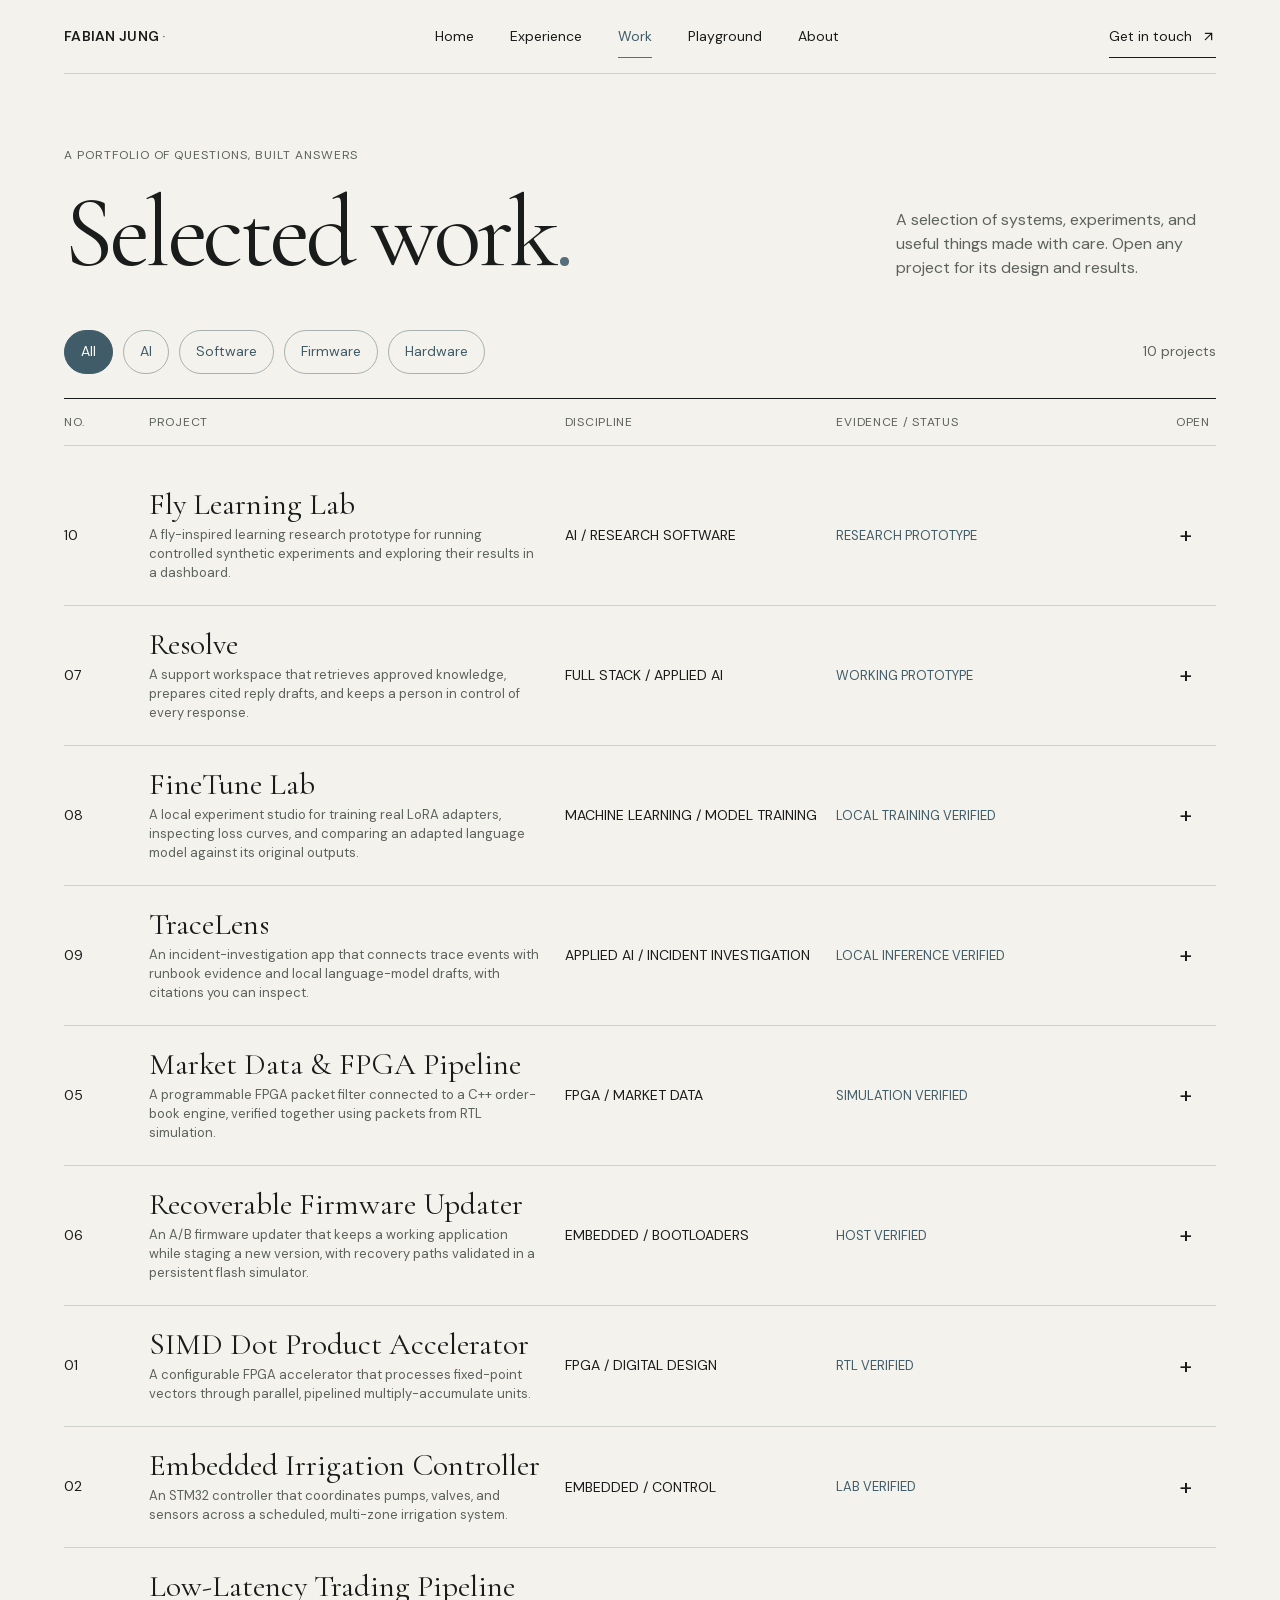
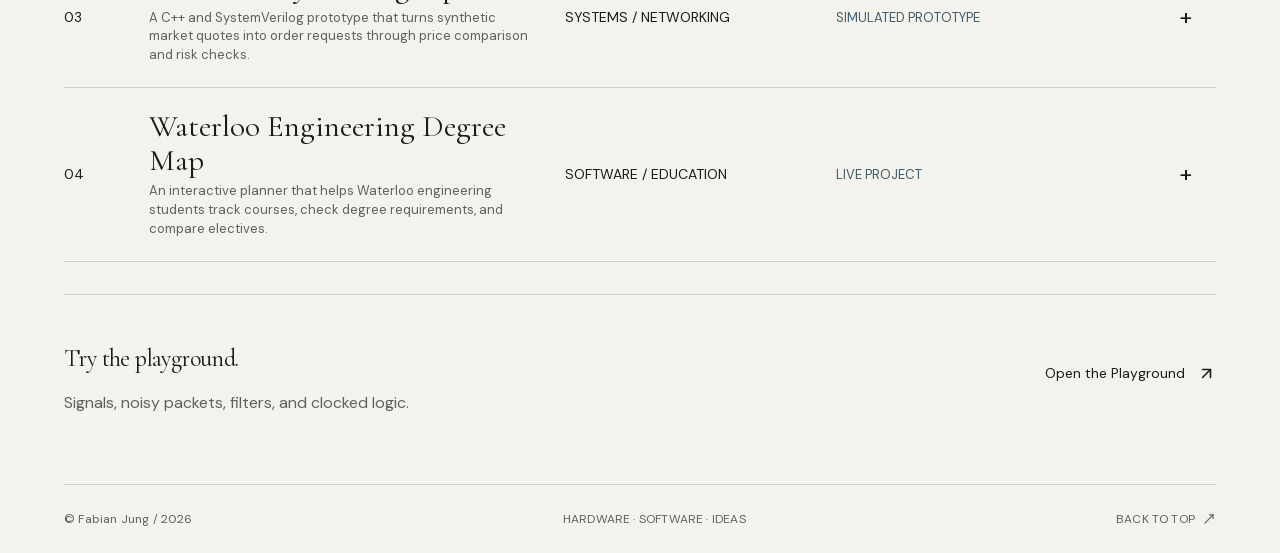
<file: projects/index.html>
<!DOCTYPE html><html lang="en"><head><meta charSet="utf-8"/><meta name="viewport" content="width=device-width, initial-scale=1"/><link rel="stylesheet" href="/_next/static/css/index.EdBHcI_U.css" data-rsc-css-href="/_next/static/css/index.EdBHcI_U.css" data-precedence="vite-rsc/importer-resources"/><link rel="modulepreload" fetchPriority="low" href="/_next/static/chunks/index-DNwYs9wJ.js"/><script src="/_next/static/chunks/rolldown-runtime-C60lm6uB.js" type="module" async=""></script><script src="/_next/static/chunks/framework-D_rUT4EX.js" type="module" async=""></script><link rel="modulepreload" href="/_next/static/chunks/layout-segment-context-B1sGmY3J.js" crossorigin=""/><link rel="modulepreload" href="/_next/static/chunks/PortfolioSite-Dm1GxOpV.js" crossorigin=""/><title>Projects — Fabian Jung</title><meta name="description" content="Fabian Jung’s portfolio: FPGA design, embedded systems, software, and interactive experiments. Computer Engineering at the University of Waterloo."/><script>Object.assign(((self[Symbol.for("vinext.navigationRuntime")]??={bootstrap:{routeManifest:null},functions:{}}).bootstrap.rsc??={rsc:[]}),{params:{},nav:{"pathname":"/projects","searchParams":[]}})</script><link rel="modulepreload" href="/_next/static/chunks/index-DNwYs9wJ.js" />
<link rel="preload" href="/_next/static/_vinext_fonts/dm-sans-90624ee039aa/dm-sans-151a53ae.woff2" as="font" type="font/woff2" crossorigin />
<link rel="preload" href="/_next/static/_vinext_fonts/cormorant-garamond-778ebce5b9a0/cormorant-garamond-d2127155.woff2" as="font" type="font/woff2" crossorigin />
<link rel="preload" href="/_next/static/_vinext_fonts/geist-mono-00e989178794/geist-mono-013b2f2f.woff2" as="font" type="font/woff2" crossorigin />
<style data-vinext-fonts>/* latin-ext */
@font-face {
  font-family: 'DM Sans';
  font-style: normal;
  font-weight: 100 1000;
  font-display: swap;
  src: url(/_next/static/_vinext_fonts/dm-sans-90624ee039aa/dm-sans-f6298972.woff2) format('woff2');
  unicode-range: U+0100-02BA, U+02BD-02C5, U+02C7-02CC, U+02CE-02D7, U+02DD-02FF, U+0304, U+0308, U+0329, U+1D00-1DBF, U+1E00-1E9F, U+1EF2-1EFF, U+2020, U+20A0-20AB, U+20AD-20C4, U+2113, U+2C60-2C7F, U+A720-A7FF;
}
/* latin */
@font-face {
  font-family: 'DM Sans';
  font-style: normal;
  font-weight: 100 1000;
  font-display: swap;
  src: url(/_next/static/_vinext_fonts/dm-sans-90624ee039aa/dm-sans-151a53ae.woff2) format('woff2');
  unicode-range: U+0000-00FF, U+0131, U+0152-0153, U+02BB-02BC, U+02C6, U+02DA, U+02DC, U+0304, U+0308, U+0329, U+2000-206F, U+20AC, U+2122, U+2191, U+2193, U+2212, U+2215, U+FEFF, U+FFFD;
}

@font-face {
  font-family: 'DM Sans Fallback';
  src: local("Arial");
  ascent-override: 94.90%;
  descent-override: 29.66%;
  line-gap-override: 0.00%;
  size-adjust: 104.53%;
}

.__font_dm_sans_0gbkl5i { font-family: 'DM Sans', 'DM Sans Fallback'; font-style: normal; }

.__variable_dm_sans_0gbkl5i { --font-editorial-sans: 'DM Sans', 'DM Sans Fallback'; }

/* cyrillic-ext */
@font-face {
  font-family: 'Cormorant Garamond';
  font-style: normal;
  font-weight: 400;
  font-display: swap;
  src: url(/_next/static/_vinext_fonts/cormorant-garamond-778ebce5b9a0/cormorant-garamond-67699fc8.woff2) format('woff2');
  unicode-range: U+0460-052F, U+1C80-1C8A, U+20B4, U+2DE0-2DFF, U+A640-A69F, U+FE2E-FE2F;
}
/* cyrillic */
@font-face {
  font-family: 'Cormorant Garamond';
  font-style: normal;
  font-weight: 400;
  font-display: swap;
  src: url(/_next/static/_vinext_fonts/cormorant-garamond-778ebce5b9a0/cormorant-garamond-b76fc6b9.woff2) format('woff2');
  unicode-range: U+0301, U+0400-045F, U+0490-0491, U+04B0-04B1, U+2116;
}
/* vietnamese */
@font-face {
  font-family: 'Cormorant Garamond';
  font-style: normal;
  font-weight: 400;
  font-display: swap;
  src: url(/_next/static/_vinext_fonts/cormorant-garamond-778ebce5b9a0/cormorant-garamond-41b5394c.woff2) format('woff2');
  unicode-range: U+0102-0103, U+0110-0111, U+0128-0129, U+0168-0169, U+01A0-01A1, U+01AF-01B0, U+0300-0301, U+0303-0304, U+0308-0309, U+0323, U+0329, U+1EA0-1EF9, U+20AB;
}
/* latin-ext */
@font-face {
  font-family: 'Cormorant Garamond';
  font-style: normal;
  font-weight: 400;
  font-display: swap;
  src: url(/_next/static/_vinext_fonts/cormorant-garamond-778ebce5b9a0/cormorant-garamond-637adaf1.woff2) format('woff2');
  unicode-range: U+0100-02BA, U+02BD-02C5, U+02C7-02CC, U+02CE-02D7, U+02DD-02FF, U+0304, U+0308, U+0329, U+1D00-1DBF, U+1E00-1E9F, U+1EF2-1EFF, U+2020, U+20A0-20AB, U+20AD-20C4, U+2113, U+2C60-2C7F, U+A720-A7FF;
}
/* latin */
@font-face {
  font-family: 'Cormorant Garamond';
  font-style: normal;
  font-weight: 400;
  font-display: swap;
  src: url(/_next/static/_vinext_fonts/cormorant-garamond-778ebce5b9a0/cormorant-garamond-d2127155.woff2) format('woff2');
  unicode-range: U+0000-00FF, U+0131, U+0152-0153, U+02BB-02BC, U+02C6, U+02DA, U+02DC, U+0304, U+0308, U+0329, U+2000-206F, U+20AC, U+2122, U+2191, U+2193, U+2212, U+2215, U+FEFF, U+FFFD;
}

@font-face {
  font-family: 'Cormorant Garamond Fallback';
  src: local("Times New Roman");
  ascent-override: 95.27%;
  descent-override: 29.59%;
  line-gap-override: 0.00%;
  size-adjust: 96.98%;
}

.__font_cormorant_garamond_02kad8g { font-family: 'Cormorant Garamond', 'Cormorant Garamond Fallback'; font-weight: 400; font-style: normal; }

.__variable_cormorant_garamond_02kad8g { --font-editorial-serif: 'Cormorant Garamond', 'Cormorant Garamond Fallback'; }

/* cyrillic-ext */
@font-face {
  font-family: 'Geist Mono';
  font-style: normal;
  font-weight: 100 900;
  font-display: swap;
  src: url(/_next/static/_vinext_fonts/geist-mono-00e989178794/geist-mono-f6b33328.woff2) format('woff2');
  unicode-range: U+0460-052F, U+1C80-1C8A, U+20B4, U+2DE0-2DFF, U+A640-A69F, U+FE2E-FE2F;
}
/* cyrillic */
@font-face {
  font-family: 'Geist Mono';
  font-style: normal;
  font-weight: 100 900;
  font-display: swap;
  src: url(/_next/static/_vinext_fonts/geist-mono-00e989178794/geist-mono-44e03052.woff2) format('woff2');
  unicode-range: U+0301, U+0400-045F, U+0490-0491, U+04B0-04B1, U+2116;
}
/* symbols2 */
@font-face {
  font-family: 'Geist Mono';
  font-style: normal;
  font-weight: 100 900;
  font-display: swap;
  src: url(/_next/static/_vinext_fonts/geist-mono-00e989178794/geist-mono-0638449e.woff2) format('woff2');
  unicode-range: U+2000-2001, U+2004-2008, U+200A, U+23B8-23BD, U+2500-259F;
}
/* vietnamese */
@font-face {
  font-family: 'Geist Mono';
  font-style: normal;
  font-weight: 100 900;
  font-display: swap;
  src: url(/_next/static/_vinext_fonts/geist-mono-00e989178794/geist-mono-971fb274.woff2) format('woff2');
  unicode-range: U+0102-0103, U+0110-0111, U+0128-0129, U+0168-0169, U+01A0-01A1, U+01AF-01B0, U+0300-0301, U+0303-0304, U+0308-0309, U+0323, U+0329, U+1EA0-1EF9, U+20AB;
}
/* latin-ext */
@font-face {
  font-family: 'Geist Mono';
  font-style: normal;
  font-weight: 100 900;
  font-display: swap;
  src: url(/_next/static/_vinext_fonts/geist-mono-00e989178794/geist-mono-44745446.woff2) format('woff2');
  unicode-range: U+0100-02BA, U+02BD-02C5, U+02C7-02CC, U+02CE-02D7, U+02DD-02FF, U+0304, U+0308, U+0329, U+1D00-1DBF, U+1E00-1E9F, U+1EF2-1EFF, U+2020, U+20A0-20AB, U+20AD-20C0, U+2113, U+2C60-2C7F, U+A720-A7FF;
}
/* latin */
@font-face {
  font-family: 'Geist Mono';
  font-style: normal;
  font-weight: 100 900;
  font-display: swap;
  src: url(/_next/static/_vinext_fonts/geist-mono-00e989178794/geist-mono-013b2f2f.woff2) format('woff2');
  unicode-range: U+0000-00FF, U+0131, U+0152-0153, U+02BB-02BC, U+02C6, U+02DA, U+02DC, U+0304, U+0308, U+0329, U+2000-206F, U+20AC, U+2122, U+2191, U+2193, U+2212, U+2215, U+FEFF, U+FFFD;
}

@font-face {
  font-family: 'Geist Mono Fallback';
  src: local("Arial");
  ascent-override: 74.67%;
  descent-override: 21.92%;
  line-gap-override: 0.00%;
  size-adjust: 134.59%;
}

.__font_geist_mono_1001rt9 { font-family: 'Geist Mono', 'Geist Mono Fallback'; font-style: normal; }

.__variable_geist_mono_1001rt9 { --font-geist-mono: 'Geist Mono', 'Geist Mono Fallback'; }
</style>
</head><body class="__variable_dm_sans_0gbkl5i __variable_cormorant_garamond_02kad8g __variable_geist_mono_1001rt9 antialiased"><div class="personal-system portfolio-site"><a class="skip-link" href="#portfolio-content">Skip to content</a><div class="site-tabs"><header class="site-header"><a class="identity" href="/"><span>Fabian Jung<span class="identity-dot"> ·</span></span></a><button class="mobile-menu-toggle" type="button" aria-controls="main-navigation" aria-expanded="false">Menu<!-- --> <span aria-hidden="true">☰</span></button><nav id="main-navigation" class="portfolio-navigation page-navigation" aria-label="Main navigation" data-open="false"><a href="/">Home</a><a href="/experience/">Experience</a><a href="/projects/" aria-current="page">Work</a><a href="/playground/">Playground</a><a href="/about/">About</a><span class="mobile-contact"><button type="button" tabindex="0" data-base-ui-click-trigger="" id="base-ui-_R_v6pi_" aria-haspopup="dialog" aria-expanded="false" data-slot="dialog-trigger" class="contact-trigger">Get in touch <svg xmlns="http://www.w3.org/2000/svg" width="15" height="15" viewBox="0 0 24 24" fill="none" stroke="currentColor" stroke-width="2" stroke-linecap="round" stroke-linejoin="round" class="lucide lucide-arrow-up-right" aria-hidden="true"><path d="M7 7h10v10"></path><path d="M7 17 17 7"></path></svg></button></span></nav><span class="desktop-contact"><button type="button" tabindex="0" data-base-ui-click-trigger="" id="base-ui-_R_7opi_" aria-haspopup="dialog" aria-expanded="false" data-slot="dialog-trigger" class="contact-trigger">Get in touch <svg xmlns="http://www.w3.org/2000/svg" width="15" height="15" viewBox="0 0 24 24" fill="none" stroke="currentColor" stroke-width="2" stroke-linecap="round" stroke-linejoin="round" class="lucide lucide-arrow-up-right" aria-hidden="true"><path d="M7 7h10v10"></path><path d="M7 17 17 7"></path></svg></button></span></header><main id="top"><div id="portfolio-content" tabindex="-1"></div><section class="portfolio-view"><div class="portfolio-intro"><div><span class="eyebrow">A PORTFOLIO OF QUESTIONS, BUILT ANSWERS</span><h1>Selected work<span>.</span></h1></div><p>A selection of systems, experiments, and useful things made with care. Open any project for its design and results.</p></div><fieldset class="project-filters"><legend class="sr-only">Filter projects by category</legend><button type="button" aria-pressed="true">All</button><button type="button" aria-pressed="false">AI</button><button type="button" aria-pressed="false">Software</button><button type="button" aria-pressed="false">Firmware</button><button type="button" aria-pressed="false">Hardware</button><output aria-live="polite">10<!-- --> <!-- -->projects</output></fieldset><div class="project-column-headings" aria-hidden="true"><span>No.</span><span>Project</span><span>Discipline</span><span>Evidence / status</span><span>Open</span></div><div class="project-list"><article class="project-entry" id="project-10"><details class="project-details"><summary class="project-summary"><span class="project-index">10</span><div class="project-heading"><h2 class="project-title">Fly Learning Lab</h2><span class="project-short">A fly-inspired learning research prototype for running controlled synthetic experiments and exploring their results in a dashboard.</span></div><span class="project-discipline">AI / RESEARCH SOFTWARE</span><span class="project-status">RESEARCH PROTOTYPE</span><span class="project-expand" aria-hidden="true"></span></summary><div class="project-detail-content"><p class="project-role">Research software &amp; experiment development<!-- --> · <!-- -->Python · Machine learning · Research · Dashboard</p><section><h3>The challenge</h3><p>Compare learning and transfer under controlled conditions while keeping experiments reproducible and results clear about their limitations.</p></section><section><h3>What I built</h3><p>Built a Python learning core, experiment controls, checkpoint recovery, a worker, and a dashboard for monitoring research runs.</p></section><section><h3>Results &amp; verification</h3><p>A 512-model synthetic odor-association run recorded 97.6% accuracy versus 50.1% with frozen weights. A follow-up with 192 pretrained and naive model pairs found no learning advantage from pretraining. These are synthetic experiments, not measurements of biological flies.</p></section><section><h3>Technical notes</h3><ul><li>Configurable experiments compare learning against frozen-weight controls.</li><li>A separate Python worker runs jobs, saves checkpoints, and reports progress to a private dashboard.</li><li>Reports document replication results, limitations, and the distinction between synthetic models and measured connectomes.</li></ul></section><div class="project-links"><span>Private repository</span></div></div></details></article><article class="project-entry" id="project-07"><details class="project-details"><summary class="project-summary"><span class="project-index">07</span><div class="project-heading"><h2 class="project-title">Resolve</h2><span class="project-short">A support workspace that retrieves approved knowledge, prepares cited reply drafts, and keeps a person in control of every response.</span></div><span class="project-discipline">FULL STACK / APPLIED AI</span><span class="project-status">WORKING PROTOTYPE</span><span class="project-expand" aria-hidden="true"></span></summary><div class="project-detail-content"><p class="project-role">Full-stack development &amp; retrieval engineering<!-- --> · <!-- -->React · TypeScript · Cloudflare D1 · BM25</p><section><h3>The challenge</h3><p>Make support replies traceable to approved knowledge while preserving account isolation, persistent conversations, and a clear human-review step.</p></section><section><h3>What I built</h3><p>Built account-scoped ticket and article workflows, BM25 knowledge retrieval, saved drafts with source snapshots, and an activity history using React, TypeScript, and D1.</p></section><section><h3>Results &amp; verification</h3><p>Verified the retrieval and citation workflow with 11 deterministic tests and a local API smoke test covering sign-in, replies, ticket status, and ownership checks. The working no-key preview quotes source excerpts. Optional live model generation is integrated but has not been tested with a paid provider; replies stay inside the workspace.</p></section><section><h3>Technical notes</h3><ul><li>BM25 ranks approved articles, and saved source snapshots keep each draft inspectable after an article changes.</li><li>Authenticated route handlers scope records to the account and save reply and activity changes in atomic D1 batches.</li><li>The optional AI SDK integration validates structured output and citation IDs before human review; the no-key preview is clearly labeled.</li></ul></section><div class="project-links"><span>Private repository</span></div></div></details></article><article class="project-entry" id="project-08"><details class="project-details"><summary class="project-summary"><span class="project-index">08</span><div class="project-heading"><h2 class="project-title">FineTune Lab</h2><span class="project-short">A local experiment studio for training real LoRA adapters, inspecting loss curves, and comparing an adapted language model against its original outputs.</span></div><span class="project-discipline">MACHINE LEARNING / MODEL TRAINING</span><span class="project-status">LOCAL TRAINING VERIFIED</span><span class="project-expand" aria-hidden="true"></span></summary><div class="project-detail-content"><p class="project-role">ML training, evaluation &amp; application development<!-- --> · <!-- -->Python · PyTorch · LoRA / PEFT · FastAPI</p><section><h3>The challenge</h3><p>Demonstrate actual model adaptation and reproducible evaluation without confusing lower training loss or better JSON formatting with better task accuracy.</p></section><section><h3>What I built</h3><p>Built a FastAPI experiment app, an explicit PyTorch training loop, PEFT LoRA adapters, immutable dataset snapshots, and strict held-out scoring with exportable run artifacts.</p></section><section><h3>Results &amp; verification</h3><p>Completed real CPU training and saved-adapter inference with 22 tests passing. A recorded 40-step run trained 460,800 adapter parameters and produced valid JSON on all eight synthetic test examples. Exact label matches were only 2/8, equal to a trivial baseline, so the result demonstrates a working training pipeline rather than a useful classifier.</p></section><section><h3>Technical notes</h3><ul><li>SmolLM2-135M stays frozen while rank-8 LoRA matrices train on response tokens only.</li><li>Dataset fingerprints and separate train, validation, and test splits make each run inspectable; invalid predictions count as incorrect.</li><li>Saved adapters reload in a separate process, and exports include weights, tokenizer, data, configuration, and measured results.</li></ul></section><div class="project-links"><span>Private repository</span></div></div></details></article><article class="project-entry" id="project-09"><details class="project-details"><summary class="project-summary"><span class="project-index">09</span><div class="project-heading"><h2 class="project-title">TraceLens</h2><span class="project-short">An incident-investigation app that connects trace events with runbook evidence and local language-model drafts, with citations you can inspect.</span></div><span class="project-discipline">APPLIED AI / INCIDENT INVESTIGATION</span><span class="project-status">LOCAL INFERENCE VERIFIED</span><span class="project-expand" aria-hidden="true"></span></summary><div class="project-detail-content"><p class="project-role">Hybrid retrieval &amp; local inference engineering<!-- --> · <!-- -->Python · Hybrid retrieval · Local LLMs · SQLite</p><section><h3>The challenge</h3><p>Find relevant operational evidence and preserve its provenance while making missing citations, rejected model outputs, and retrieval tradeoffs visible.</p></section><section><h3>What I built</h3><p>Built BM25 and dense retrieval, reciprocal-rank fusion, cross-encoder reranking, local Qwen inference, and persistent investigations with line-level source snapshots.</p></section><section><h3>Results &amp; verification</h3><p>Verified real embedding, reranking, and local generation with 21 tests passing. A benchmark compares four retrieval methods on 15 synthetic questions and 12 runbooks. Two of three incident drafts passed structure and citation-ID checks; one was rejected. Those checks do not establish factual correctness, and all drafts still require review.</p></section><section><h3>Technical notes</h3><ul><li>MiniLM embeddings complement lexical matching; rank fusion and reranking can be compared against each retrieval baseline.</li><li>Runbook excerpts retain source lines, while event IDs, model revisions, and index fingerprints travel with exported investigations.</li><li>FastAPI and SQLite preserve runbooks and investigation history; local Qwen3 drafts are checked for missing citations and truncated output.</li></ul></section><div class="project-links"><span>Private repository</span></div></div></details></article><article class="project-entry" id="project-05"><details class="project-details"><summary class="project-summary"><span class="project-index">05</span><div class="project-heading"><h2 class="project-title">Market Data &amp; FPGA Pipeline</h2><span class="project-short">A programmable FPGA packet filter connected to a C++ order-book engine, verified together using packets from RTL simulation.</span></div><span class="project-discipline">FPGA / MARKET DATA</span><span class="project-status">SIMULATION VERIFIED</span><span class="project-expand" aria-hidden="true"></span></summary><div class="project-detail-content"><p class="project-role">C++ development, RTL integration &amp; verification<!-- --> · <!-- -->C++17 · SystemVerilog · Networking</p><section><h3>The challenge</h3><p>Keep packet filtering and order-book reconstruction consistent across hardware and software, including malformed packets and out-of-sequence updates.</p></section><section><h3>What I built</h3><p>Built binary feed decoding, sequence validation, and a multi-symbol order book, then connected them to the simulated FPGA filter for end-to-end checks.</p></section><section><h3>Results &amp; verification</h3><p>Completed the software and RTL simulation workflow with 13 recorded tests passing and successful Linux, macOS, and sanitizer CI. Checks compare simulated FPGA output byte-for-byte and verify the final C++ order book. Physical FPGA testing is still to come.</p></section><section><h3>Technical notes</h3><ul><li>Programmable Ethernet, IPv4, and UDP filtering selects packets before feed decoding.</li><li>The C++ engine handles add, cancel, and modify operations across multiple symbols, with optional threaded replay.</li><li>Integration checks replay actual RTL simulation output and compare the complete order-book snapshot against expected results.</li></ul></section><div class="project-links"><span>Private repository</span></div></div></details></article><article class="project-entry" id="project-06"><details class="project-details"><summary class="project-summary"><span class="project-index">06</span><div class="project-heading"><h2 class="project-title">Recoverable Firmware Updater</h2><span class="project-short">An A/B firmware updater that keeps a working application while staging a new version, with recovery paths validated in a persistent flash simulator.</span></div><span class="project-discipline">EMBEDDED / BOOTLOADERS</span><span class="project-status">HOST VERIFIED</span><span class="project-expand" aria-hidden="true"></span></summary><div class="project-detail-content"><p class="project-role">Embedded firmware &amp; tooling<!-- --> · <!-- -->C · Python · STM32 · Bootloaders</p><section><h3>The challenge</h3><p>Recover safely when an update is interrupted or a trial application fails to confirm, without losing the last working firmware.</p></section><section><h3>What I built</h3><p>Built a portable C bootloader core, Python update tools, a framed UART protocol, and an STM32F401RE reference port.</p></section><section><h3>Results &amp; verification</h3><p>Validated update, confirmation, and rollback paths in a persistent C simulator. Separate fault-injection tests passed 53,309 modeled flash-interruption positions. All four CI jobs passed, covering host tests, sanitizers, and ARM cross-builds. Physical STM32 testing is the next step.</p></section><section><h3>Technical notes</h3><ul><li>Inactive-slot staging preserves the confirmed application. An unconfirmed trial rolls back on the next reset.</li><li>Alternating metadata sectors use CRC32 and a commit marker written last to detect interrupted writes.</li><li>Linux and macOS host checks pass, and GNU Arm builds link the bootloader and both application slots.</li></ul></section><div class="project-links"><span>Private repository</span></div></div></details></article><article class="project-entry" id="project-01"><details class="project-details"><summary class="project-summary"><span class="project-index">01</span><div class="project-heading"><h2 class="project-title">SIMD Dot Product Accelerator</h2><span class="project-short">A configurable FPGA accelerator that processes fixed-point vectors through parallel, pipelined multiply-accumulate units.</span></div><span class="project-discipline">FPGA / DIGITAL DESIGN</span><span class="project-status">RTL VERIFIED</span><span class="project-expand" aria-hidden="true"></span></summary><div class="project-detail-content"><p class="project-role">RTL design &amp; verification<!-- --> · <!-- -->SystemVerilog · Vivado · ModelSim</p><section><h3>The challenge</h3><p>Keep vector data aligned through a parallel arithmetic pipeline while supporting configurable signed fixed-point inputs and gaps in the input stream.</p></section><section><h3>What I built</h3><p>Designed parameterizable SystemVerilog logic, a balanced reduction tree, and streaming valid/ready control.</p></section><section><h3>Results &amp; verification</h3><p>Verified the RTL with self-checking ModelSim testbenches and evaluated timing, resource use, and critical paths in Vivado.</p></section><section><h3>Technical notes</h3><ul><li>Pipelined parallel MACs feed a balanced reduction tree.</li><li>Synchronized control handles pipeline bubbles and maintains data alignment.</li><li>Configurable memory interfaces support continuous vector processing.</li></ul></section><div class="project-links"></div></div></details></article><article class="project-entry" id="project-02"><details class="project-details"><summary class="project-summary"><span class="project-index">02</span><div class="project-heading"><h2 class="project-title">Embedded Irrigation Controller</h2><span class="project-short">An STM32 controller that coordinates pumps, valves, and sensors across a scheduled, multi-zone irrigation system.</span></div><span class="project-discipline">EMBEDDED / CONTROL</span><span class="project-status">LAB VERIFIED</span><span class="project-expand" aria-hidden="true"></span></summary><div class="project-detail-content"><p class="project-role">Embedded firmware development<!-- --> · <!-- -->STM32 · C · UART · Timers / PWM</p><section><h3>The challenge</h3><p>Coordinate multiple irrigation zones and hardware peripherals, then validate a full day of scheduled behavior within a practical lab session.</p></section><section><h3>What I built</h3><p>Built timer-driven scheduling, PWM motor control, servo actuation, sensor inputs, and a configurable UART terminal interface in C.</p></section><section><h3>Results &amp; verification</h3><p>Simulated a 24-hour irrigation cycle with scaled hardware-timer time and verified behavior through LEDs, seven-segment displays, and terminal history.</p></section><section><h3>Technical notes</h3><ul><li>Ultrasonic depth sensing and interrupt-driven RPM measurement provide system feedback.</li><li>SETUP mode accepts parameters; RUN mode reports historical status over UART.</li><li>Hardware timers coordinate pump and valve operation without waiting through a full 24-hour test.</li></ul></section><div class="project-links"></div></div></details></article><article class="project-entry" id="project-03"><details class="project-details"><summary class="project-summary"><span class="project-index">03</span><div class="project-heading"><h2 class="project-title">Low-Latency Trading Pipeline</h2><span class="project-short">A C++ and SystemVerilog prototype that turns synthetic market quotes into order requests through price comparison and risk checks.</span></div><span class="project-discipline">SYSTEMS / NETWORKING</span><span class="project-status">SIMULATED PROTOTYPE</span><span class="project-expand" aria-hidden="true"></span></summary><div class="project-detail-content"><p class="project-role">Systems programming, RTL design &amp; verification<!-- --> · <!-- -->C++20 · SystemVerilog · Networking</p><section><h3>The challenge</h3><p>Process quotes from two simulated venues while handling invalid packets, sequence gaps, trading limits, and downstream stalls.</p></section><section><h3>What I built</h3><p>Built PCAP decoding, feed validation, and quote-processing logic in C++20, alongside a SystemVerilog decision and risk pipeline.</p></section><section><h3>Results &amp; verification</h3><p>Saved integration results record all 12 checks passing across 1,014 synthetic packets. The RTL core takes four cycles without downstream stalls in simulation. Full replay still needs missing test fixtures restored; physical FPGA testing is pending.</p></section><section><h3>Technical notes</h3><ul><li>Ethernet, IPv4, UDP, and binary-feed validation handles malformed packets, duplicates, and sequence gaps.</li><li>Quote comparison feeds order-size, order-value, and position checks, with a kill switch.</li><li>RTL simulations exercise the decision pipeline with downstream stalls and check its four-cycle latency when unstalled.</li></ul></section><div class="project-links"><a href="https://github.com/CanadaKimchi/Low-Latency-Trading-Pipline" target="_blank" rel="noopener noreferrer">View on GitHub <svg xmlns="http://www.w3.org/2000/svg" width="16" height="16" viewBox="0 0 24 24" fill="none" stroke="currentColor" stroke-width="2" stroke-linecap="round" stroke-linejoin="round" class="lucide lucide-arrow-up-right" aria-hidden="true"><path d="M7 7h10v10"></path><path d="M7 17 17 7"></path></svg></a></div></div></details></article><article class="project-entry" id="project-04"><details class="project-details"><summary class="project-summary"><span class="project-index">04</span><div class="project-heading"><h2 class="project-title">Waterloo Engineering Degree Map</h2><span class="project-short">An interactive planner that helps Waterloo engineering students track courses, check degree requirements, and compare electives.</span></div><span class="project-discipline">SOFTWARE / EDUCATION</span><span class="project-status">LIVE PROJECT</span><span class="project-expand" aria-hidden="true"></span></summary><div class="project-detail-content"><p class="project-role">Full-stack development<!-- --> · <!-- -->React · TypeScript · Firebase · Supabase</p><section><h3>The challenge</h3><p>Make the relationship between completed courses, elective choices, and remaining graduation requirements easier to understand.</p></section><section><h3>What I built</h3><p>Built program-specific requirement checks, a searchable course library with UW Flow comparisons, and saved progress with Google sign-in.</p></section><section><h3>Results &amp; verification</h3><p>A live planning tool with course completion, degree-category progress, and co-op work-term tracking across multiple engineering programs.</p></section><section><h3>Technical notes</h3><ul><li>Interactive course tracking makes remaining requirements visible.</li><li>A searchable course library includes UW Flow ratings for comparison.</li><li>Firebase Authentication and Supabase support sign-in and saved progress.</li></ul></section><div class="project-links"><a href="https://waterloo-ce-degree-map.vercel.app/" target="_blank" rel="noopener noreferrer">Visit project <svg xmlns="http://www.w3.org/2000/svg" width="16" height="16" viewBox="0 0 24 24" fill="none" stroke="currentColor" stroke-width="2" stroke-linecap="round" stroke-linejoin="round" class="lucide lucide-arrow-up-right" aria-hidden="true"><path d="M7 7h10v10"></path><path d="M7 17 17 7"></path></svg></a></div></div></details></article></div><div class="playground-invitation"><div><h2>Try the playground.</h2><p>Signals, noisy packets, filters, and clocked logic.</p></div><a class="playground-open-link" href="/playground/">Open the Playground <svg xmlns="http://www.w3.org/2000/svg" width="19" height="19" viewBox="0 0 24 24" fill="none" stroke="currentColor" stroke-width="2" stroke-linecap="round" stroke-linejoin="round" class="lucide lucide-arrow-up-right" aria-hidden="true"><path d="M7 7h10v10"></path><path d="M7 17 17 7"></path></svg></a></div></section></main></div><footer><span>© <!-- -->Fabian Jung<!-- --> / 2026</span><span>HARDWARE · SOFTWARE · IDEAS</span><a href="#top">BACK TO TOP <svg xmlns="http://www.w3.org/2000/svg" width="14" height="14" viewBox="0 0 24 24" fill="none" stroke="currentColor" stroke-width="2" stroke-linecap="round" stroke-linejoin="round" class="lucide lucide-move-up-right" aria-hidden="true"><path d="M13 5H19V11"></path><path d="M19 5L5 19"></path></svg></a></footer></div><script type="module" src="/_next/static/chunks/index-DNwYs9wJ.js" id="_R_" async=""></script><script>((self[Symbol.for("vinext.navigationRuntime")]??={bootstrap:{routeManifest:null},functions:{}}).bootstrap.rsc??={rsc:[]}).rsc.push("0:{\"page:/projects\":\"$L1\",\"layout:/\":\"$L2\",\"route:/projects\":\"$L3\",\"__route\":\"route:/projects\",\"__interceptionContext\":null,\"__layoutIds\":[\"layout:/\"],\"__rootLayout\":\"/\",\"__bfcacheSegmentIdentities\":{\"layout:/\":\"[\\\"layout\\\",\\\"layout:/\\\",\\\"root-boundary:/\\\",\\\"\\\"]\",\"page:/projects\":\"[\\\"page\\\",\\\"page:/projects\\\",\\\"root-boundary:/\\\",\\\"[\\\\\\\"projects\\\\\\\"]\\\"]\"},\"__srcPage\":[\"projects\",\"page\"],\"__layoutFlags\":{\"layout:/\":\"s\"},\"__artifactCompatibility\":{\"schemaVersion\":1,\"graphVersion\":\"app-route-graph:4e2b9493d0abd7f0\",\"deploymentVersion\":\"7138016a-15d7-4403-b776-de8f4cdc8e9f\",\"appElementsSchemaVersion\":1,\"rscPayloadSchemaVersion\":1,\"rootBoundaryId\":\"/\",\"renderEpoch\":null}}\n")</script><script>((self[Symbol.for("vinext.navigationRuntime")]??={bootstrap:{routeManifest:null},functions:{}}).bootstrap.rsc??={rsc:[]}).rsc.push("4:I[\"8c0f216c4604\",[],\"Children\",1]\n")</script><script>((self[Symbol.for("vinext.navigationRuntime")]??={bootstrap:{routeManifest:null},functions:{}}).bootstrap.rsc??={rsc:[]}).rsc.push("5:I[\"593f344dc510\",[],\"GlobalErrorBoundary\",1]\n")</script><script>((self[Symbol.for("vinext.navigationRuntime")]??={bootstrap:{routeManifest:null},functions:{}}).bootstrap.rsc??={rsc:[]}).rsc.push("6:I[\"0b874ad30386\",[],\"default\",1]\n")</script><script>((self[Symbol.for("vinext.navigationRuntime")]??={bootstrap:{routeManifest:null},functions:{}}).bootstrap.rsc??={rsc:[]}).rsc.push("7:I[\"593f344dc510\",[],\"ErrorBoundary\",1]\n")</script><script>((self[Symbol.for("vinext.navigationRuntime")]??={bootstrap:{routeManifest:null},functions:{}}).bootstrap.rsc??={rsc:[]}).rsc.push("8:I[\"15c18cfaeeff\",[],\"LayoutSegmentProvider\",1]\n")</script><script>((self[Symbol.for("vinext.navigationRuntime")]??={bootstrap:{routeManifest:null},functions:{}}).bootstrap.rsc??={rsc:[]}).rsc.push("9:I[\"8c0f216c4604\",[],\"Slot\",1]\n")</script><script>((self[Symbol.for("vinext.navigationRuntime")]??={bootstrap:{routeManifest:null},functions:{}}).bootstrap.rsc??={rsc:[]}).rsc.push("a:I[\"593f344dc510\",[],\"NotFoundBoundary\",1]\n")</script><script>((self[Symbol.for("vinext.navigationRuntime")]??={bootstrap:{routeManifest:null},functions:{}}).bootstrap.rsc??={rsc:[]}).rsc.push("b:I[\"9276801271d6\",[],\"AppRouterScrollTarget\",1]\n")</script><script>((self[Symbol.for("vinext.navigationRuntime")]??={bootstrap:{routeManifest:null},functions:{}}).bootstrap.rsc??={rsc:[]}).rsc.push("c:I[\"593f344dc510\",[],\"RedirectBoundary\",1]\n")</script><script>((self[Symbol.for("vinext.navigationRuntime")]??={bootstrap:{routeManifest:null},functions:{}}).bootstrap.rsc??={rsc:[]}).rsc.push(":HL[\"/_next/static/css/index.EdBHcI_U.css\",\"style\"     ]\n")</script><script>((self[Symbol.for("vinext.navigationRuntime")]??={bootstrap:{routeManifest:null},functions:{}}).bootstrap.rsc??={rsc:[]}).rsc.push("2:[[[\"$\",\"link\",\"css:/_next/static/css/index.EdBHcI_U.css\",{\"rel\":\"stylesheet\",\"precedence\":\"vite-rsc/importer-resources\",\"href\":\"/_next/static/css/index.EdBHcI_U.css\",\"data-rsc-css-href\":\"/_next/static/css/index.EdBHcI_U.css\"}],\"$undefined\"],[\"$\",\"html\",null,{\"lang\":\"en\",\"children\":[\"$\",\"body\",null,{\"className\":\"__variable_dm_sans_0gbkl5i __variable_cormorant_garamond_02kad8g __variable_geist_mono_1001rt9 antialiased\",\"children\":[\"$\",\"$L4\",null,{}]}]}]]\n")</script><script>((self[Symbol.for("vinext.navigationRuntime")]??={bootstrap:{routeManifest:null},functions:{}}).bootstrap.rsc??={rsc:[]}).rsc.push("3:[[[\"$\",\"meta\",null,{\"charSet\":\"utf-8\"}],[[\"$\",\"title\",\"0\",{\"children\":\"Projects — Fabian Jung\"}],[\"$\",\"meta\",\"1\",{\"name\":\"description\",\"content\":\"Fabian Jung’s portfolio: FPGA design, embedded systems, software, and interactive experiments. Computer Engineering at the University of Waterloo.\"}]],[[\"$\",\"meta\",\"0\",{\"name\":\"viewport\",\"content\":\"width=device-width, initial-scale=1\"}]]],[\"$\",\"$L5\",null,{\"fallback\":\"$6\",\"children\":[\"$\",\"$L7\",null,{\"fallback\":\"$6\",\"children\":[\"$\",\"$L8\",null,{\"providerId\":\"layout:/\",\"segmentMap\":{\"children\":[\"projects\"]},\"children\":[\"$\",\"$L9\",null,{\"id\":\"layout:/\",\"parallelSlots\":\"$undefined\",\"children\":[\"$\",\"$La\",null,{\"resetKey\":\"projects\",\"fallback\":[[\"$\",\"title\",null,{\"children\":\"404: This page could not be found.\"}],[\"$\",\"div\",null,{\"style\":{\"fontFamily\":\"system-ui,\\\"Segoe UI\\\",Roboto,Helvetica,Arial,sans-serif,\\\"Apple Color Emoji\\\",\\\"Segoe UI Emoji\\\"\",\"height\":\"100vh\",\"textAlign\":\"center\",\"display\":\"flex\",\"flexDirection\":\"column\",\"alignItems\":\"center\",\"justifyContent\":\"center\"},\"children\":[\"$\",\"div\",null,{\"children\":[[\"$\",\"style\",null,{\"dangerouslySetInnerHTML\":{\"__html\":\"body{color:#000;background:#fff;margin:0}.next-error-h1{border-right:1px solid rgba(0,0,0,.3)}@media (prefers-color-scheme:dark){body{color:#fff;background:#000}.next-error-h1{border-right:1px solid rgba(255,255,255,.3)}}\"}}],[\"$\",\"h1\",null,{\"className\":\"next-error-h1\",\"style\":{\"display\":\"inline-block\",\"margin\":\"0 20px 0 0\",\"padding\":\"0 23px 0 0\",\"fontSize\":24,\"fontWeight\":500,\"verticalAlign\":\"top\",\"lineHeight\":\"49px\"},\"children\":404}],[\"$\",\"div\",null,{\"style\":{\"display\":\"inline-block\"},\"children\":[\"$\",\"h2\",null,{\"style\":{\"fontSize\":14,\"fontWeight\":400,\"lineHeight\":\"49px\",\"margin\":0},\"children\":\"This page could not be found.\"}]}]]}]}]],\"children\":[\"$\",\"$Lb\",null,{\"children\":[\"$\",\"$Lc\",null,{\"children\":[[\"$\",\"$L8\",null,{\"providerId\":\"page:/projects\",\"segmentMap\":{\"children\":[\"__PAGE__\"]},\"children\":[\"$\",\"$L9\",null,{\"id\":\"page:/projects\"}]}],null]}]}]}]}]}]}]}],null,null]\n")</script><script>((self[Symbol.for("vinext.navigationRuntime")]??={bootstrap:{routeManifest:null},functions:{}}).bootstrap.rsc??={rsc:[]}).rsc.push("d:I[\"ef8b083fa739\",[],\"default\",1]\n")</script><script>((self[Symbol.for("vinext.navigationRuntime")]??={bootstrap:{routeManifest:null},functions:{}}).bootstrap.rsc??={rsc:[]}).rsc.push("1:[\"$\",\"$Ld\",null,{\"section\":\"projects\"}]\n")</script><script>Object.assign(((self[Symbol.for("vinext.navigationRuntime")]??={bootstrap:{routeManifest:null},functions:{}}).bootstrap.rsc??={rsc:[]}),{"initialCacheKind":"static"});((self[Symbol.for("vinext.navigationRuntime")]??={bootstrap:{routeManifest:null},functions:{}}).bootstrap.rsc??={rsc:[]}).done=true</script></body></html>
</file>
